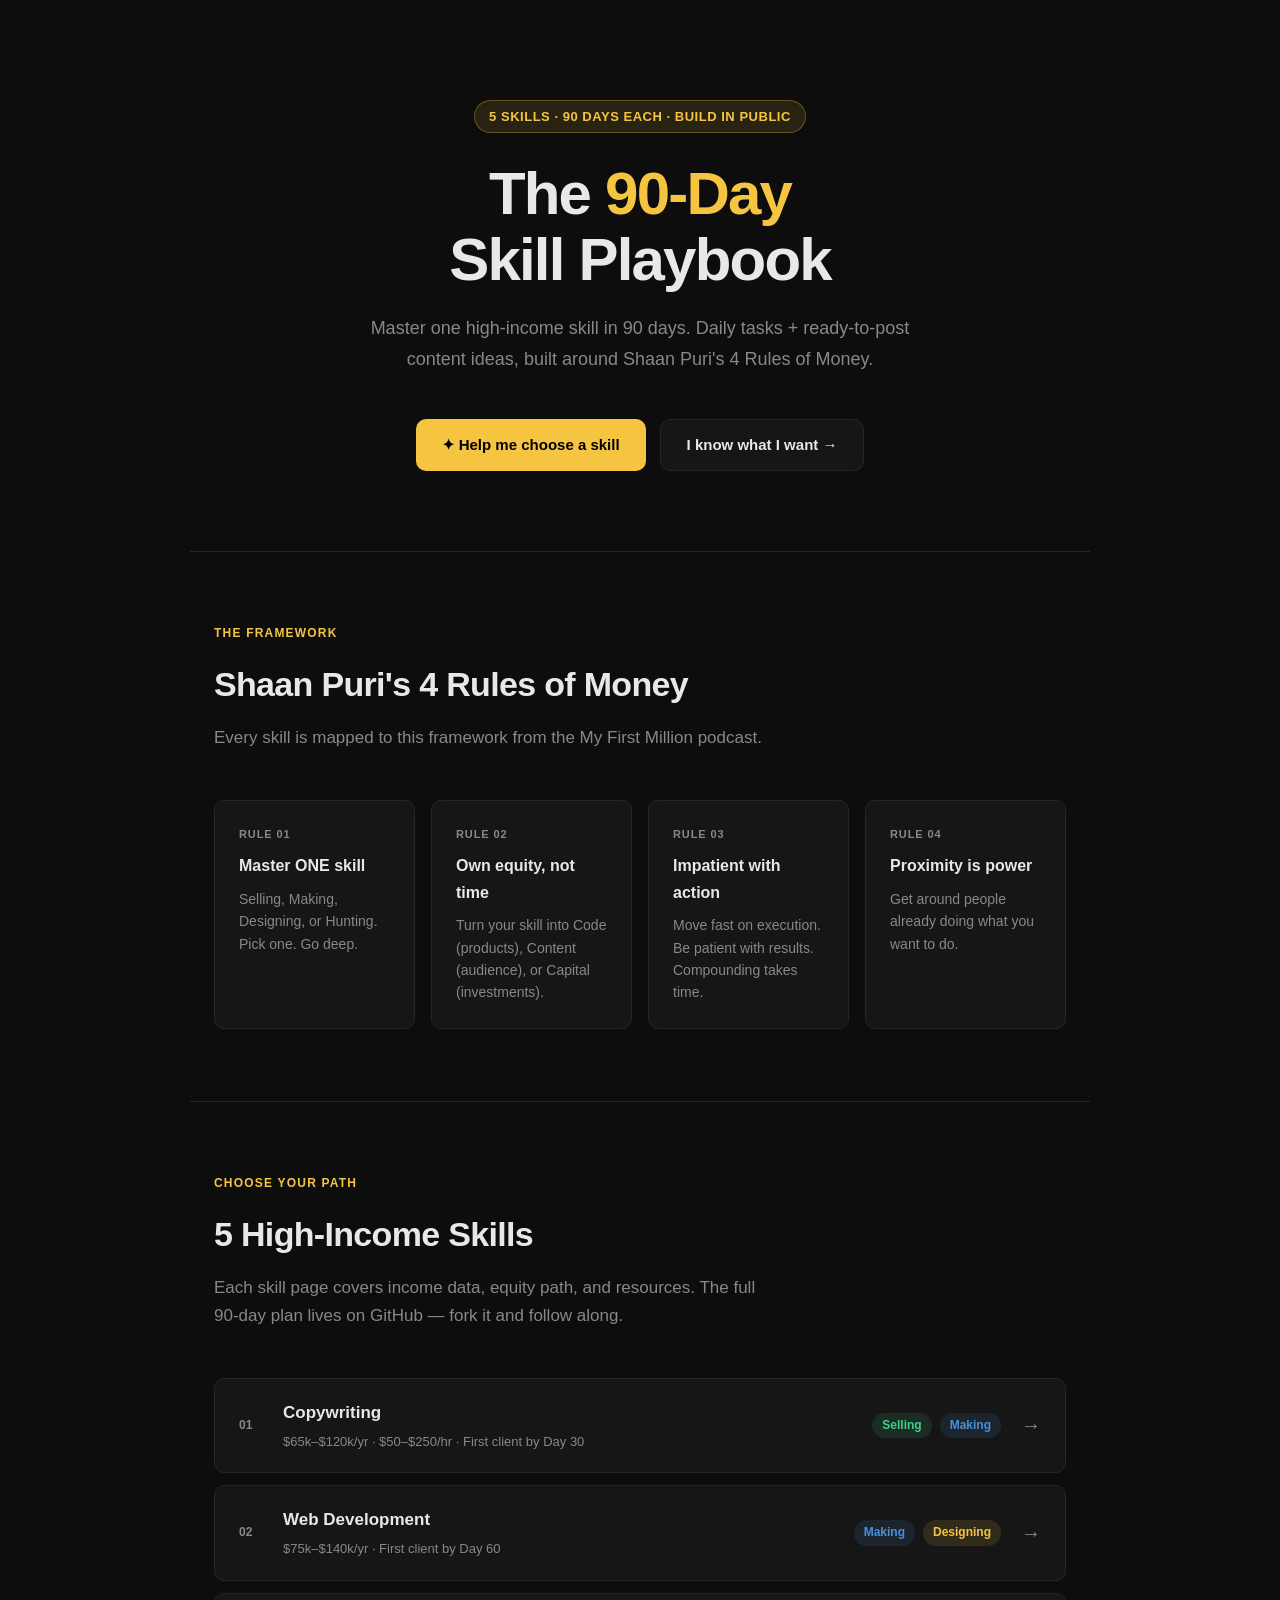
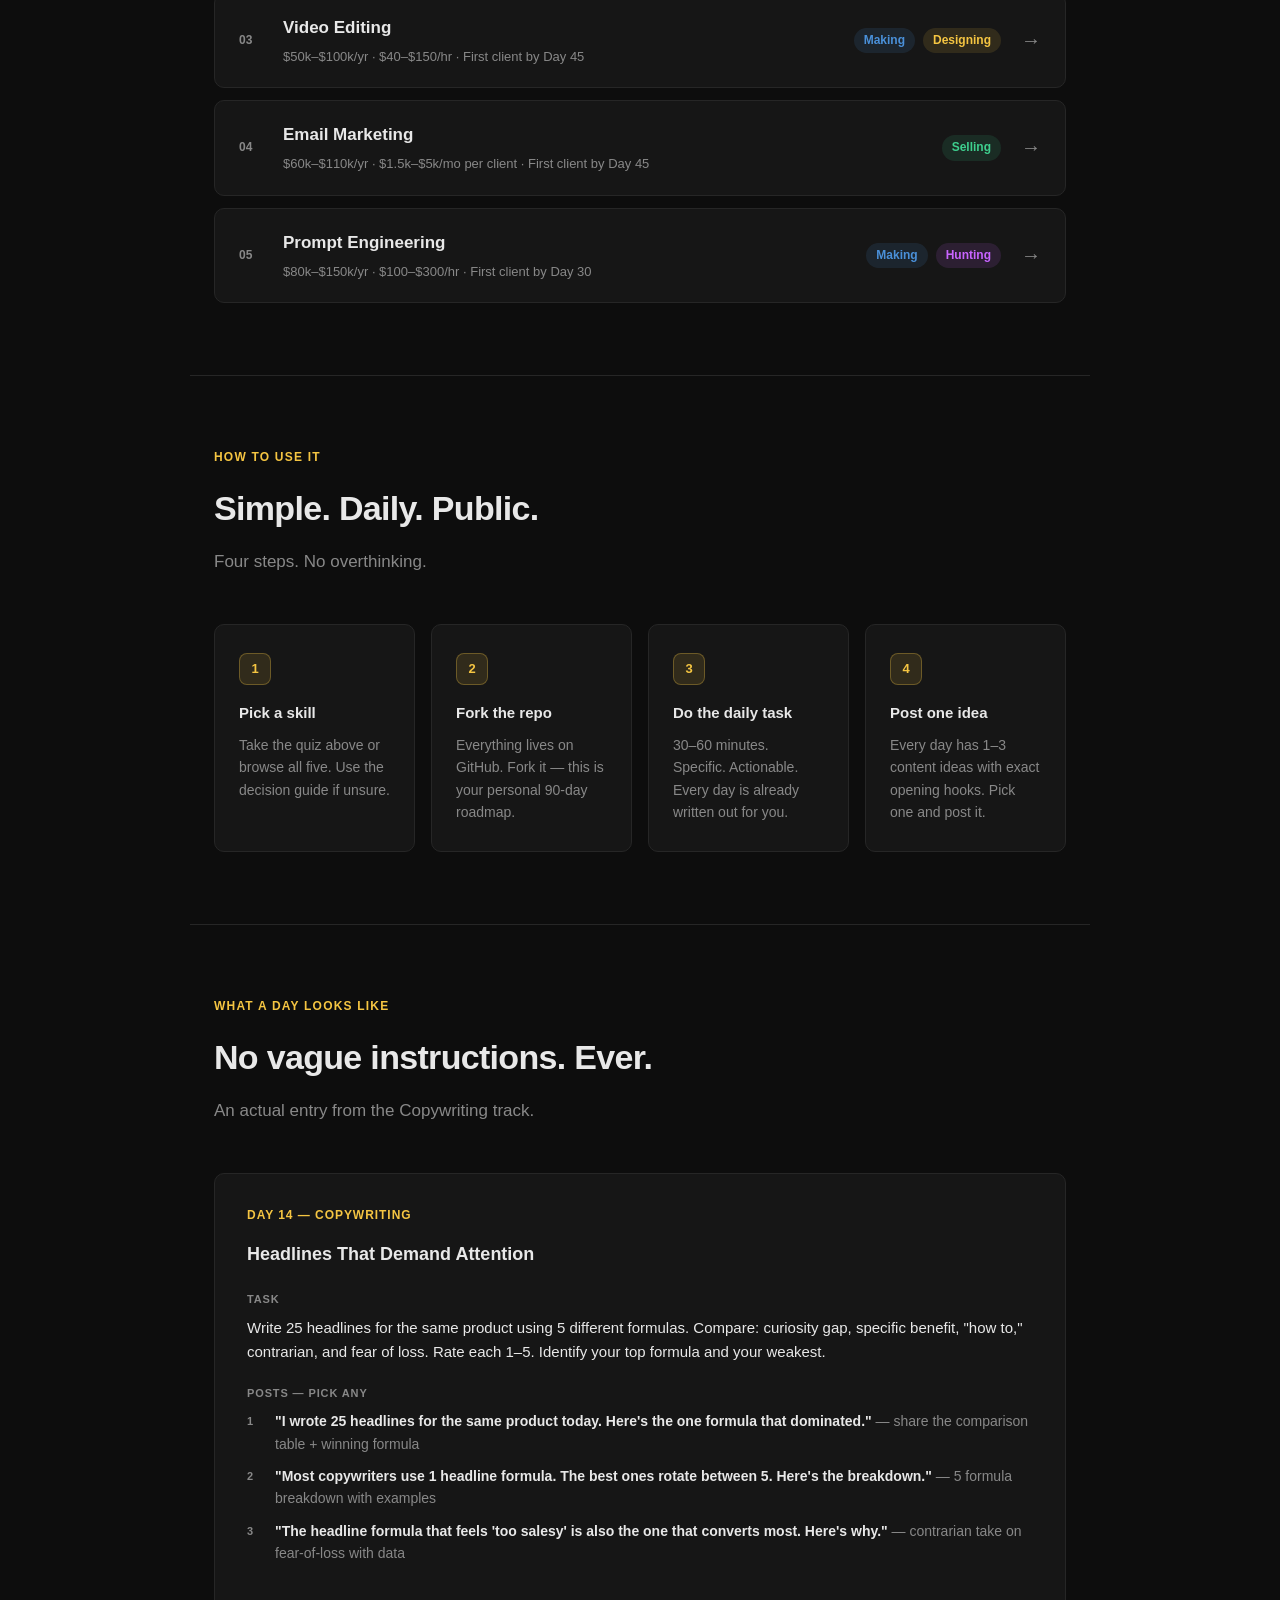
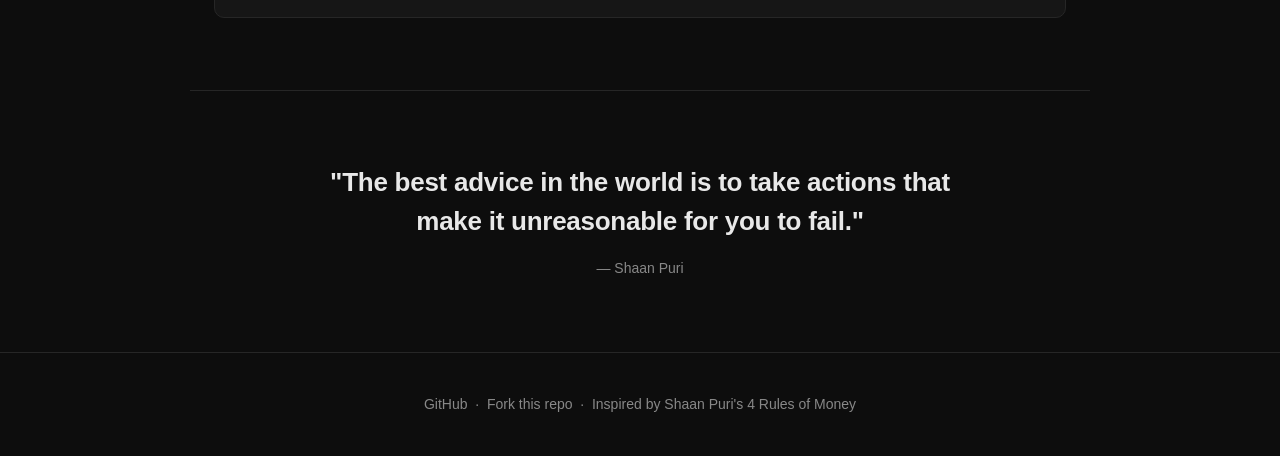
<file: docs/index.html>
<!DOCTYPE html>
<html lang="en">
<head>
  <meta charset="UTF-8" />
  <meta name="viewport" content="width=device-width, initial-scale=1.0" />
  <title>90-Day Skill Playbook</title>
  <meta name="description" content="Master one high-income skill in 90 days. 5 skill tracks mapped to Shaan Puri's 4 Rules of Money." />
  <style>
    *, *::before, *::after { box-sizing: border-box; margin: 0; padding: 0; }
    :root {
      --bg:#0d0d0d; --surface:#161616; --surface2:#1e1e1e; --border:#262626;
      --text:#e8e8e8; --muted:#888; --accent:#f5c542; --accent2:#4a90d9;
      --green:#3ecf8e; --r:10px;
    }
    body { background:var(--bg); color:var(--text); font-family:-apple-system,BlinkMacSystemFont,'Segoe UI',sans-serif; line-height:1.65; }
    a { color:var(--accent); text-decoration:none; }
    a:hover { text-decoration:underline; }

    /* hero */
    .hero { text-align:center; padding:100px 24px 80px; max-width:760px; margin:0 auto; }
    .badge { display:inline-block; background:rgba(245,197,66,.12); color:var(--accent); border:1px solid rgba(245,197,66,.3); padding:5px 14px; border-radius:100px; font-size:13px; font-weight:600; letter-spacing:.04em; text-transform:uppercase; margin-bottom:28px; }
    .hero h1 { font-size:clamp(36px,6vw,60px); font-weight:800; letter-spacing:-.03em; line-height:1.1; margin-bottom:20px; }
    .hero h1 span { color:var(--accent); }
    .hero p { font-size:18px; color:var(--muted); max-width:540px; margin:0 auto 44px; line-height:1.7; }
    .cta-row { display:flex; gap:14px; justify-content:center; flex-wrap:wrap; }
    .btn { display:inline-flex; align-items:center; gap:8px; padding:13px 26px; border-radius:var(--r); font-size:15px; font-weight:600; cursor:pointer; border:none; transition:opacity .15s,transform .1s; text-decoration:none; }
    .btn:hover { opacity:.88; transform:translateY(-1px); text-decoration:none; }
    .btn-p { background:var(--accent); color:#000; }
    .btn-s { background:var(--surface); color:var(--text); border:1px solid var(--border); }

    /* layout */
    .div { border:none; border-top:1px solid var(--border); max-width:900px; margin:0 auto; }
    .sec { max-width:900px; margin:0 auto; padding:72px 24px; }
    .lbl { font-size:12px; font-weight:700; letter-spacing:.1em; text-transform:uppercase; color:var(--accent); margin-bottom:12px; }
    .sec h2 { font-size:clamp(24px,4vw,34px); font-weight:700; letter-spacing:-.02em; margin-bottom:12px; }
    .sub { color:var(--muted); font-size:17px; margin-bottom:48px; max-width:560px; }

    /* cards */
    .grid4 { display:grid; grid-template-columns:repeat(auto-fit,minmax(200px,1fr)); gap:16px; }
    .card { background:var(--surface); border:1px solid var(--border); border-radius:var(--r); padding:24px; }
    .card-lbl { font-size:11px; font-weight:700; letter-spacing:.08em; text-transform:uppercase; color:var(--muted); margin-bottom:10px; }
    .card h3 { font-size:16px; font-weight:700; margin-bottom:8px; }
    .card p { font-size:14px; color:var(--muted); line-height:1.6; }

    /* skills list */
    .skills { display:flex; flex-direction:column; gap:12px; }
    .sk { display:flex; align-items:center; gap:20px; background:var(--surface); border:1px solid var(--border); border-radius:var(--r); padding:20px 24px; transition:border-color .15s; text-decoration:none; color:var(--text); }
    .sk:hover { border-color:var(--accent); text-decoration:none; }
    .sk-n { font-size:12px; font-weight:700; color:var(--muted); min-width:24px; }
    .sk-i { flex:1; }
    .sk-i h3 { font-size:17px; font-weight:700; margin-bottom:4px; }
    .sk-m { font-size:13px; color:var(--muted); }
    .tags { display:flex; gap:8px; flex-wrap:wrap; }
    .tag { padding:3px 10px; border-radius:100px; font-size:12px; font-weight:600; }
    .ts { background:rgba(62,207,142,.12); color:var(--green); }
    .tm { background:rgba(74,144,217,.12); color:var(--accent2); }
    .td { background:rgba(245,197,66,.12); color:var(--accent); }
    .th { background:rgba(200,100,255,.12); color:#c864ff; }
    .arr { color:var(--muted); font-size:20px; transition:transform .15s; }
    .sk:hover .arr { transform:translateX(4px); }

    /* steps */
    .steps { display:grid; grid-template-columns:repeat(auto-fit,minmax(200px,1fr)); gap:16px; }
    .step { background:var(--surface); border:1px solid var(--border); border-radius:var(--r); padding:28px 24px; }
    .step-n { width:32px; height:32px; background:rgba(245,197,66,.12); border:1px solid rgba(245,197,66,.3); border-radius:8px; display:flex; align-items:center; justify-content:center; font-size:13px; font-weight:700; color:var(--accent); margin-bottom:16px; }
    .step h3 { font-size:15px; font-weight:700; margin-bottom:8px; }
    .step p { font-size:14px; color:var(--muted); line-height:1.6; }

    /* example box */
    .box { background:var(--surface); border:1px solid var(--border); border-radius:var(--r); padding:32px; }
    .box-lbl { font-size:12px; font-weight:700; letter-spacing:.08em; text-transform:uppercase; color:var(--accent); margin-bottom:14px; }
    .box h3 { font-size:18px; font-weight:700; margin-bottom:20px; }
    .blk { margin-bottom:20px; }
    .blk-lbl { font-size:11px; font-weight:700; letter-spacing:.08em; text-transform:uppercase; color:var(--muted); margin-bottom:8px; }
    .blk p { font-size:15px; line-height:1.6; }
    .pi { display:flex; gap:12px; margin-bottom:10px; }
    .pi:last-child { margin-bottom:0; }
    .pn { font-size:11px; font-weight:700; color:var(--muted); padding-top:2px; min-width:16px; }
    .pt { font-size:14px; line-height:1.6; }
    .ph { font-weight:600; }
    .pa { color:var(--muted); }

    /* case study grid */
    .cg { display:grid; grid-template-columns:1fr 1fr; gap:32px; }
    .cg-i h4 { font-size:11px; font-weight:700; letter-spacing:.08em; text-transform:uppercase; color:var(--muted); margin-bottom:10px; }
    .cg-i p { font-size:15px; line-height:1.6; }

    /* quote */
    .q-sec { max-width:700px; margin:0 auto; padding:72px 24px; text-align:center; }
    .q-text { font-size:clamp(20px,3vw,26px); font-weight:600; line-height:1.5; letter-spacing:-.01em; margin-bottom:16px; }
    .q-attr { font-size:14px; color:var(--muted); }

    footer { border-top:1px solid var(--border); padding:40px 24px; text-align:center; color:var(--muted); font-size:14px; }
    footer a { color:var(--muted); }
    footer a:hover { color:var(--text); }

    /* ── QUIZ OVERLAY ── */
    #qo {
      position:fixed; inset:0; z-index:1000;
      background:rgba(0,0,0,.92); backdrop-filter:blur(12px);
      display:flex; align-items:center; justify-content:center; padding:24px;
      opacity:0; pointer-events:none; transition:opacity .25s;
    }
    #qo.open { opacity:1; pointer-events:all; }
    .qshell {
      background:var(--surface); border:1px solid var(--border); border-radius:16px;
      width:100%; max-width:560px; overflow:hidden;
      transform:translateY(20px); transition:transform .3s cubic-bezier(.22,1,.36,1);
    }
    #qo.open .qshell { transform:translateY(0); }
    .qhdr { padding:20px 24px 0; display:flex; align-items:center; justify-content:space-between; }
    .qbar { flex:1; height:4px; background:var(--border); border-radius:2px; margin-right:16px; overflow:hidden; }
    .qfill { height:100%; background:var(--accent); border-radius:2px; transition:width .4s cubic-bezier(.22,1,.36,1); }
    .qx { background:none; border:none; color:var(--muted); font-size:22px; cursor:pointer; padding:4px; line-height:1; transition:color .15s; }
    .qx:hover { color:var(--text); }
    .qbody { padding:32px 24px 28px; }
    .qstep { font-size:12px; font-weight:700; letter-spacing:.08em; text-transform:uppercase; color:var(--muted); margin-bottom:16px; }
    .qq { font-size:clamp(20px,4vw,26px); font-weight:700; letter-spacing:-.02em; margin-bottom:28px; line-height:1.3; }
    .qopts { display:flex; flex-direction:column; gap:10px; }
    .qopt {
      background:var(--surface2); border:1px solid var(--border); border-radius:var(--r);
      padding:16px 20px; cursor:pointer; font-size:15px; font-weight:500; color:var(--text);
      text-align:left; transition:border-color .15s,background .15s; width:100%;
    }
    .qopt:hover { border-color:var(--accent); background:rgba(245,197,66,.04); }
    .qopt.sel { border-color:var(--accent); background:rgba(245,197,66,.08); color:var(--accent); }
    .qfoot { padding:0 24px 24px; display:flex; align-items:center; gap:12px; }
    .qback { background:none; border:1px solid var(--border); color:var(--muted); padding:10px 18px; border-radius:var(--r); font-size:14px; font-weight:500; cursor:pointer; transition:border-color .15s,color .15s; }
    .qback:hover { border-color:var(--text); color:var(--text); }
    .qnext { flex:1; background:var(--accent); color:#000; padding:12px 20px; border-radius:var(--r); font-size:15px; font-weight:700; border:none; cursor:pointer; opacity:.4; pointer-events:none; transition:opacity .15s; }
    .qnext.on { opacity:1; pointer-events:all; }

    /* result */
    .qres { padding:32px 24px; text-align:center; display:none; }
    .qres.show { display:block; }
    .ri { font-size:48px; margin-bottom:16px; }
    .re { font-size:12px; font-weight:700; letter-spacing:.1em; text-transform:uppercase; color:var(--muted); margin-bottom:12px; }
    .rsk { font-size:clamp(28px,5vw,38px); font-weight:800; letter-spacing:-.03em; color:var(--accent); margin-bottom:12px; }
    .rr { font-size:16px; color:var(--muted); line-height:1.6; margin-bottom:8px; max-width:400px; margin-left:auto; margin-right:auto; }
    .rin { font-size:14px; color:var(--green); font-weight:600; margin-bottom:32px; }
    .rctas { display:flex; flex-direction:column; gap:10px; }
    .rctas a { display:block; padding:14px 20px; border-radius:var(--r); font-size:15px; font-weight:600; text-decoration:none; transition:opacity .15s; }
    .rctas a:hover { opacity:.85; text-decoration:none; }
    .rcp { background:var(--accent); color:#000; }
    .rcs { background:var(--surface2); color:var(--text); border:1px solid var(--border); }
    .rrt { background:none; border:none; color:var(--muted); font-size:13px; cursor:pointer; margin-top:16px; text-decoration:underline; }
    .rrt:hover { color:var(--text); }

    @media (max-width:600px) {
      .tags { display:none; }
      .cg { grid-template-columns:1fr; gap:20px; }
    }
  </style>
</head>
<body>

  <!-- QUIZ OVERLAY -->
  <div id="qo" role="dialog" aria-modal="true" aria-label="Skill finder quiz">
    <div class="qshell">
      <div class="qhdr">
        <div class="qbar"><div class="qfill" id="qprog" style="width:0%"></div></div>
        <button class="qx" id="qclose" aria-label="Close">✕</button>
      </div>
      <div id="qqs">
        <div class="qbody">
          <div class="qstep" id="qstep">Question 1 of 4</div>
          <div class="qq" id="qqtext"></div>
          <div class="qopts" id="qopts"></div>
        </div>
        <div class="qfoot">
          <button class="qback" id="qback" style="display:none">← Back</button>
          <button class="qnext" id="qnext">Next →</button>
        </div>
      </div>
      <div class="qres" id="qres">
        <div class="ri" id="ricon"></div>
        <div class="re">Your best match</div>
        <div class="rsk" id="rname"></div>
        <div class="rr" id="rreason"></div>
        <div class="rin" id="rincome"></div>
        <div class="rctas">
          <a href="#" id="rcta1" class="rcp">Start the 90-day plan on GitHub →</a>
          <a href="#" id="rcta2" class="rcs">View skill overview</a>
        </div>
        <button class="rrt" id="rretake">Retake the quiz</button>
      </div>
    </div>
  </div>

  <!-- HERO -->
  <section class="hero">
    <div class="badge">5 Skills · 90 Days Each · Build in Public</div>
    <h1>The <span>90-Day</span><br>Skill Playbook</h1>
    <p>Master one high-income skill in 90 days. Daily tasks + ready-to-post content ideas, built around Shaan Puri's 4 Rules of Money.</p>
    <div class="cta-row">
      <button class="btn btn-p" id="openquiz">✦ Help me choose a skill</button>
      <a class="btn btn-s" href="#skills">I know what I want →</a>
    </div>
  </section>

  <hr class="div" />

  <!-- FRAMEWORK -->
  <section class="sec">
    <div class="lbl">The Framework</div>
    <h2>Shaan Puri's 4 Rules of Money</h2>
    <p class="sub">Every skill is mapped to this framework from the My First Million podcast.</p>
    <div class="grid4">
      <div class="card"><div class="card-lbl">Rule 01</div><h3>Master ONE skill</h3><p>Selling, Making, Designing, or Hunting. Pick one. Go deep.</p></div>
      <div class="card"><div class="card-lbl">Rule 02</div><h3>Own equity, not time</h3><p>Turn your skill into Code (products), Content (audience), or Capital (investments).</p></div>
      <div class="card"><div class="card-lbl">Rule 03</div><h3>Impatient with action</h3><p>Move fast on execution. Be patient with results. Compounding takes time.</p></div>
      <div class="card"><div class="card-lbl">Rule 04</div><h3>Proximity is power</h3><p>Get around people already doing what you want to do.</p></div>
    </div>
  </section>

  <hr class="div" />

  <!-- SKILLS -->
  <section class="sec" id="skills">
    <div class="lbl">Choose Your Path</div>
    <h2>5 High-Income Skills</h2>
    <p class="sub">Each skill page covers income data, equity path, and resources. The full 90-day plan lives on GitHub — fork it and follow along.</p>
    <div class="skills">
      <a class="sk" href="skills/copywriting.html"><div class="sk-n">01</div><div class="sk-i"><h3>Copywriting</h3><div class="sk-m">$65k–$120k/yr · $50–$250/hr · First client by Day 30</div></div><div class="tags"><span class="tag ts">Selling</span><span class="tag tm">Making</span></div><div class="arr">→</div></a>
      <a class="sk" href="skills/web-development.html"><div class="sk-n">02</div><div class="sk-i"><h3>Web Development</h3><div class="sk-m">$75k–$140k/yr · First client by Day 60</div></div><div class="tags"><span class="tag tm">Making</span><span class="tag td">Designing</span></div><div class="arr">→</div></a>
      <a class="sk" href="skills/video-editing.html"><div class="sk-n">03</div><div class="sk-i"><h3>Video Editing</h3><div class="sk-m">$50k–$100k/yr · $40–$150/hr · First client by Day 45</div></div><div class="tags"><span class="tag tm">Making</span><span class="tag td">Designing</span></div><div class="arr">→</div></a>
      <a class="sk" href="skills/email-marketing.html"><div class="sk-n">04</div><div class="sk-i"><h3>Email Marketing</h3><div class="sk-m">$60k–$110k/yr · $1.5k–$5k/mo per client · First client by Day 45</div></div><div class="tags"><span class="tag ts">Selling</span></div><div class="arr">→</div></a>
      <a class="sk" href="skills/prompt-engineering.html"><div class="sk-n">05</div><div class="sk-i"><h3>Prompt Engineering</h3><div class="sk-m">$80k–$150k/yr · $100–$300/hr · First client by Day 30</div></div><div class="tags"><span class="tag tm">Making</span><span class="tag th">Hunting</span></div><div class="arr">→</div></a>
    </div>
  </section>

  <hr class="div" />

  <!-- HOW IT WORKS -->
  <section class="sec">
    <div class="lbl">How to Use It</div>
    <h2>Simple. Daily. Public.</h2>
    <p class="sub">Four steps. No overthinking.</p>
    <div class="steps">
      <div class="step"><div class="step-n">1</div><h3>Pick a skill</h3><p>Take the quiz above or browse all five. Use the decision guide if unsure.</p></div>
      <div class="step"><div class="step-n">2</div><h3>Fork the repo</h3><p>Everything lives on GitHub. Fork it — this is your personal 90-day roadmap.</p></div>
      <div class="step"><div class="step-n">3</div><h3>Do the daily task</h3><p>30–60 minutes. Specific. Actionable. Every day is already written out for you.</p></div>
      <div class="step"><div class="step-n">4</div><h3>Post one idea</h3><p>Every day has 1–3 content ideas with exact opening hooks. Pick one and post it.</p></div>
    </div>
  </section>

  <hr class="div" />

  <!-- EXAMPLE DAY -->
  <section class="sec">
    <div class="lbl">What a Day Looks Like</div>
    <h2>No vague instructions. Ever.</h2>
    <p class="sub">An actual entry from the Copywriting track.</p>
    <div class="box">
      <div class="box-lbl">Day 14 — Copywriting</div>
      <h3>Headlines That Demand Attention</h3>
      <div class="blk"><div class="blk-lbl">Task</div><p>Write 25 headlines for the same product using 5 different formulas. Compare: curiosity gap, specific benefit, "how to," contrarian, and fear of loss. Rate each 1–5. Identify your top formula and your weakest.</p></div>
      <div class="blk">
        <div class="blk-lbl">Posts — pick any</div>
        <div class="pi"><div class="pn">1</div><div class="pt"><span class="ph">"I wrote 25 headlines for the same product today. Here's the one formula that dominated."</span> <span class="pa">— share the comparison table + winning formula</span></div></div>
        <div class="pi"><div class="pn">2</div><div class="pt"><span class="ph">"Most copywriters use 1 headline formula. The best ones rotate between 5. Here's the breakdown."</span> <span class="pa">— 5 formula breakdown with examples</span></div></div>
        <div class="pi"><div class="pn">3</div><div class="pt"><span class="ph">"The headline formula that feels 'too salesy' is also the one that converts most. Here's why."</span> <span class="pa">— contrarian take on fear-of-loss with data</span></div></div>
      </div>
    </div>
  </section>

  <hr class="div" />

  <!-- QUOTE -->
  <section class="q-sec">
    <p class="q-text">"The best advice in the world is to take actions that make it unreasonable for you to fail."</p>
    <p class="q-attr">— Shaan Puri</p>
  </section>

  <footer>
    <p>
      <a href="https://github.com/siddchauhan77/90-day-skill-playbook">GitHub</a> &nbsp;·&nbsp;
      <a href="https://github.com/siddchauhan77/90-day-skill-playbook/fork">Fork this repo</a> &nbsp;·&nbsp;
      Inspired by Shaan Puri's 4 Rules of Money
    </p>
  </footer>

  <script>
    const Qs = [
      { q:"What's your #1 goal right now?", opts:[
        {e:"💼",l:"Land a job or get hired",         s:{webdev:2,prompt:1}},
        {e:"🤝",l:"Get freelance clients",           s:{copy:2,email:2,video:1}},
        {e:"🚀",l:"Build a product or startup",     s:{prompt:2,webdev:2}},
        {e:"📣",l:"Grow an audience online",        s:{copy:1,video:2,email:1}}
      ]},
      { q:"How fast do you want to make money?", opts:[
        {e:"⚡",l:"ASAP — within 30 days",          s:{copy:2,prompt:2}},
        {e:"📅",l:"90 days is totally fine",        s:{}},
        {e:"🌱",l:"Playing the long game",          s:{webdev:1,prompt:1}}
      ]},
      { q:"Which feels most like you?", opts:[
        {e:"✍️",l:"I love writing and words",       s:{copy:3,email:2}},
        {e:"🛠️",l:"I like building things",         s:{webdev:3,prompt:2}},
        {e:"🎨",l:"I'm visual and creative",        s:{video:3,copy:1}},
        {e:"🤖",l:"I want to work with AI",         s:{prompt:3}}
      ]},
      { q:"How much time can you commit each day?", opts:[
        {e:"⏱️",l:"~30 minutes",                   s:{copy:1,email:1,prompt:1}},
        {e:"🕐",l:"About 1 hour",                  s:{}},
        {e:"🔥",l:"2+ hours — I'm all in",         s:{webdev:1,video:1}}
      ]}
    ];
    const SK = {
      copy:  {name:"Copywriting",        slug:"copywriting",        icon:"✍️", income:"$65k–$120k/yr · $50–$250/hr",   reason:"Your answers point to high-value writing. Copywriting has the fastest path to paid work and builds an audience naturally."},
      webdev:{name:"Web Development",    slug:"web-development",    icon:"🛠️", income:"$75k–$140k/yr",                 reason:"You're builder-minded and playing a longer game — web dev has the highest ceiling on this list."},
      video: {name:"Video Editing",      slug:"video-editing",      icon:"🎬", income:"$50k–$100k/yr · $40–$150/hr",   reason:"Visual creativity + a growing creator economy = instant demand. Every creator needs a good editor."},
      email: {name:"Email Marketing",    slug:"email-marketing",    icon:"📧", income:"$1.5k–$5k/mo per client",       reason:"You want clients fast, and email has the highest ROI of any marketing channel. Businesses will pay to keep you."},
      prompt:{name:"Prompt Engineering", slug:"prompt-engineering", icon:"🤖", income:"$80k–$150k/yr · $100–$300/hr",  reason:"Your answers signal speed and AI curiosity. The window is open right now — and you're in it."}
    };
    const GH = "https://github.com/siddchauhan77/90-day-skill-playbook/tree/main/skills/";
    const GH_SLUGS = {copy:"01-copywriting",webdev:"02-web-development",video:"03-video-editing",email:"04-email-marketing",prompt:"05-prompt-engineering"};

    let step=0, ans=[null,null,null,null];
    const ov=document.getElementById('qo'), prog=document.getElementById('qprog'),
          stepLbl=document.getElementById('qstep'), qText=document.getElementById('qqtext'),
          optsEl=document.getElementById('qopts'), backBtn=document.getElementById('qback'),
          nextBtn=document.getElementById('qnext'), qqs=document.getElementById('qqs'),
          qres=document.getElementById('qres');

    function render(){
      const q=Qs[step];
      stepLbl.textContent=`Question ${step+1} of ${Qs.length}`;
      qText.textContent=q.q;
      prog.style.width=`${(step/Qs.length)*100}%`;
      backBtn.style.display=step>0?'':'none';
      nextBtn.textContent=step===Qs.length-1?'See my result →':'Next →';
      optsEl.textContent='';
      q.opts.forEach((o,i)=>{
        const btn=document.createElement('button');
        btn.className='qopt'+(ans[step]===i?' sel':'');
        btn.setAttribute('type','button');
        const em=document.createElement('span'); em.textContent=o.e+' '; em.style.marginRight='8px';
        const txt=document.createTextNode(o.l);
        btn.appendChild(em); btn.appendChild(txt);
        btn.addEventListener('click',()=>pick(i));
        optsEl.appendChild(btn);
      });
      nextBtn.classList.toggle('on',ans[step]!==null);
    }

    function pick(i){
      ans[step]=i;
      optsEl.querySelectorAll('.qopt').forEach((b,j)=>b.classList.toggle('sel',j===i));
      nextBtn.classList.add('on');
    }

    function result(){
      const tot={copy:0,webdev:0,video:0,email:0,prompt:0};
      Qs.forEach((q,si)=>{ if(ans[si]!==null){ Object.entries(q.opts[ans[si]].s).forEach(([k,v])=>tot[k]+=v); } });
      return Object.entries(tot).sort((a,b)=>b[1]-a[1])[0][0];
    }

    function showResult(){
      const k=result(), sk=SK[k];
      prog.style.width='100%';
      qqs.style.display='none';
      qres.classList.add('show');
      document.getElementById('ricon').textContent=sk.icon;
      document.getElementById('rname').textContent=sk.name;
      document.getElementById('rreason').textContent=sk.reason;
      document.getElementById('rincome').textContent=sk.income;
      document.getElementById('rcta1').href=GH+GH_SLUGS[k];
      document.getElementById('rcta2').href='skills/'+sk.slug+'.html';
    }

    nextBtn.addEventListener('click',()=>{ if(ans[step]===null)return; step<Qs.length-1?(step++,render()):showResult(); });
    backBtn.addEventListener('click',()=>{ if(step>0){step--;render();} });
    document.getElementById('rretake').addEventListener('click',()=>{ step=0;ans=[null,null,null,null];qqs.style.display='';qres.classList.remove('show');render(); });

    function open(){step=0;ans=[null,null,null,null];qqs.style.display='';qres.classList.remove('show');ov.classList.add('open');document.body.style.overflow='hidden';render();}
    function close(){ov.classList.remove('open');document.body.style.overflow='';setTimeout(()=>{qqs.style.display='';qres.classList.remove('show');},300);}

    document.getElementById('openquiz').addEventListener('click',open);
    document.getElementById('qclose').addEventListener('click',close);
    ov.addEventListener('click',e=>{if(e.target===ov)close();});
    document.addEventListener('keydown',e=>{if(e.key==='Escape')close();});
  </script>
</body>
</html>
</file>
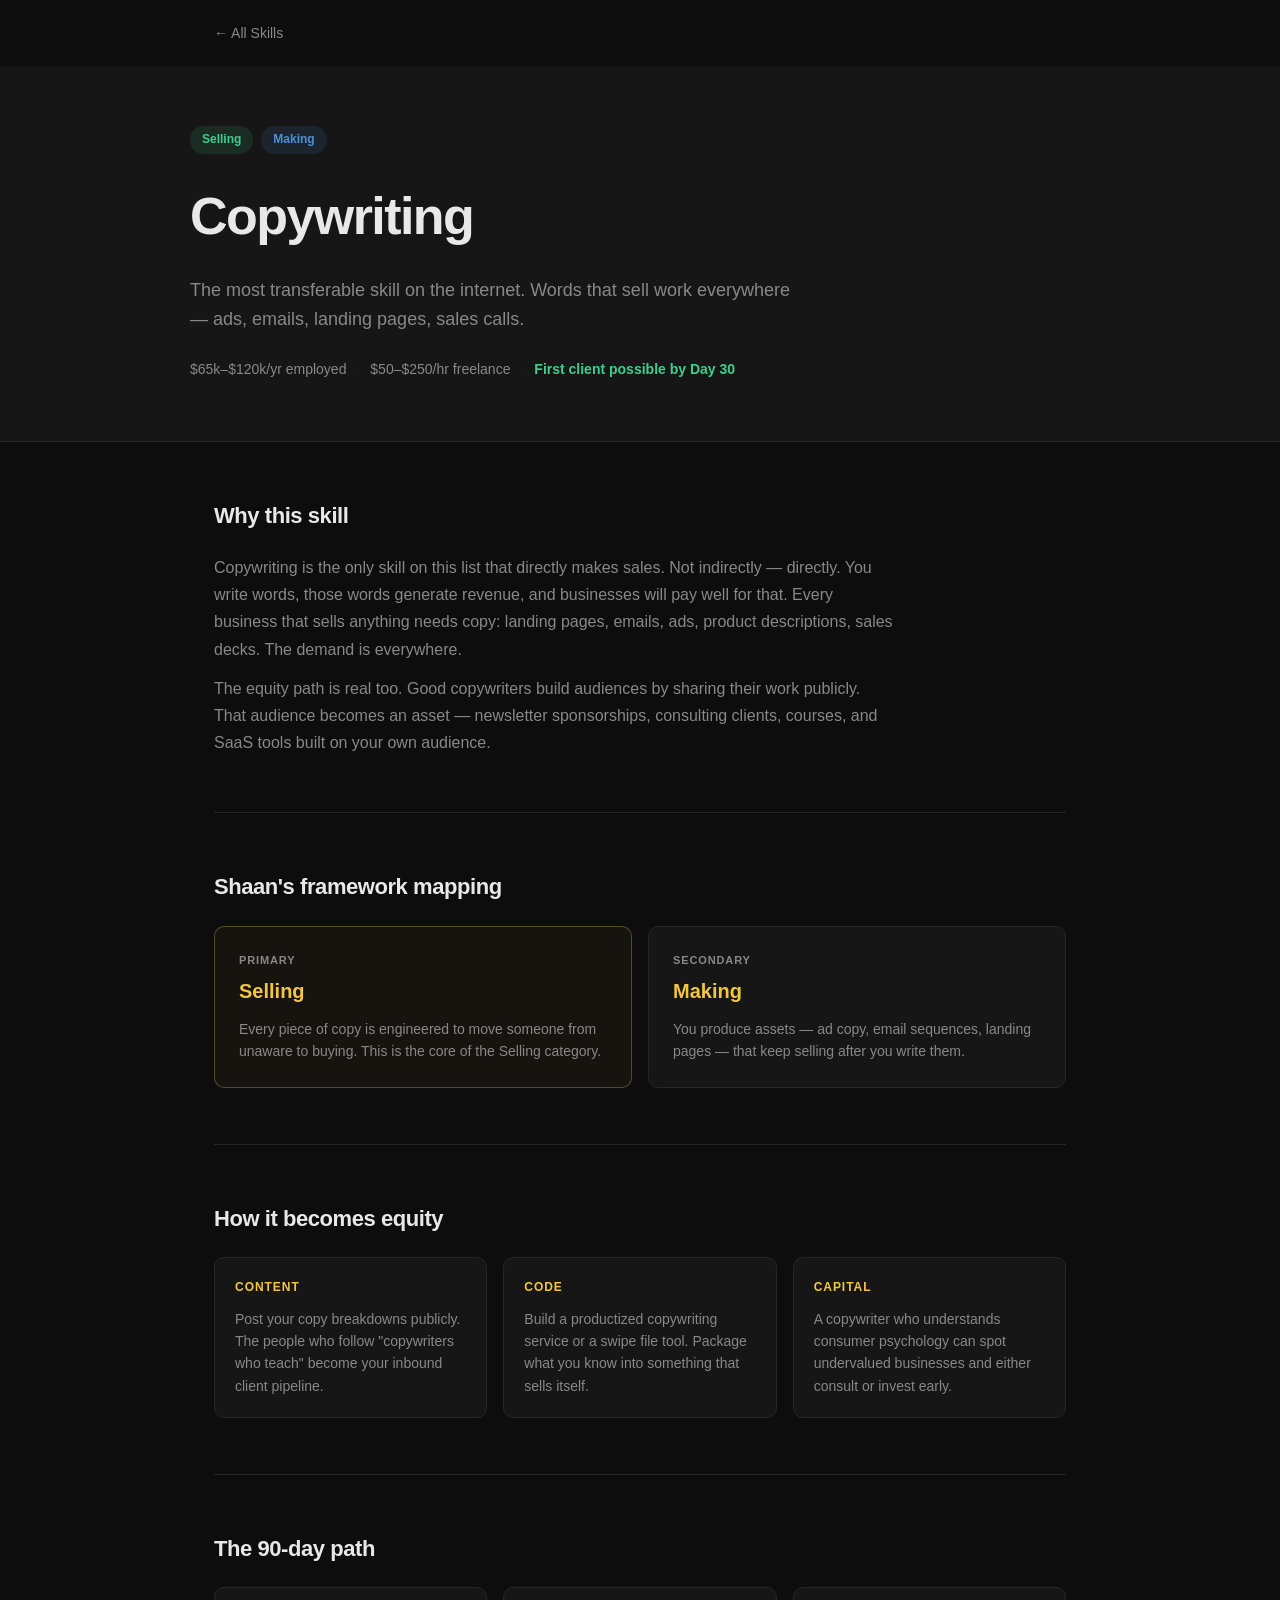
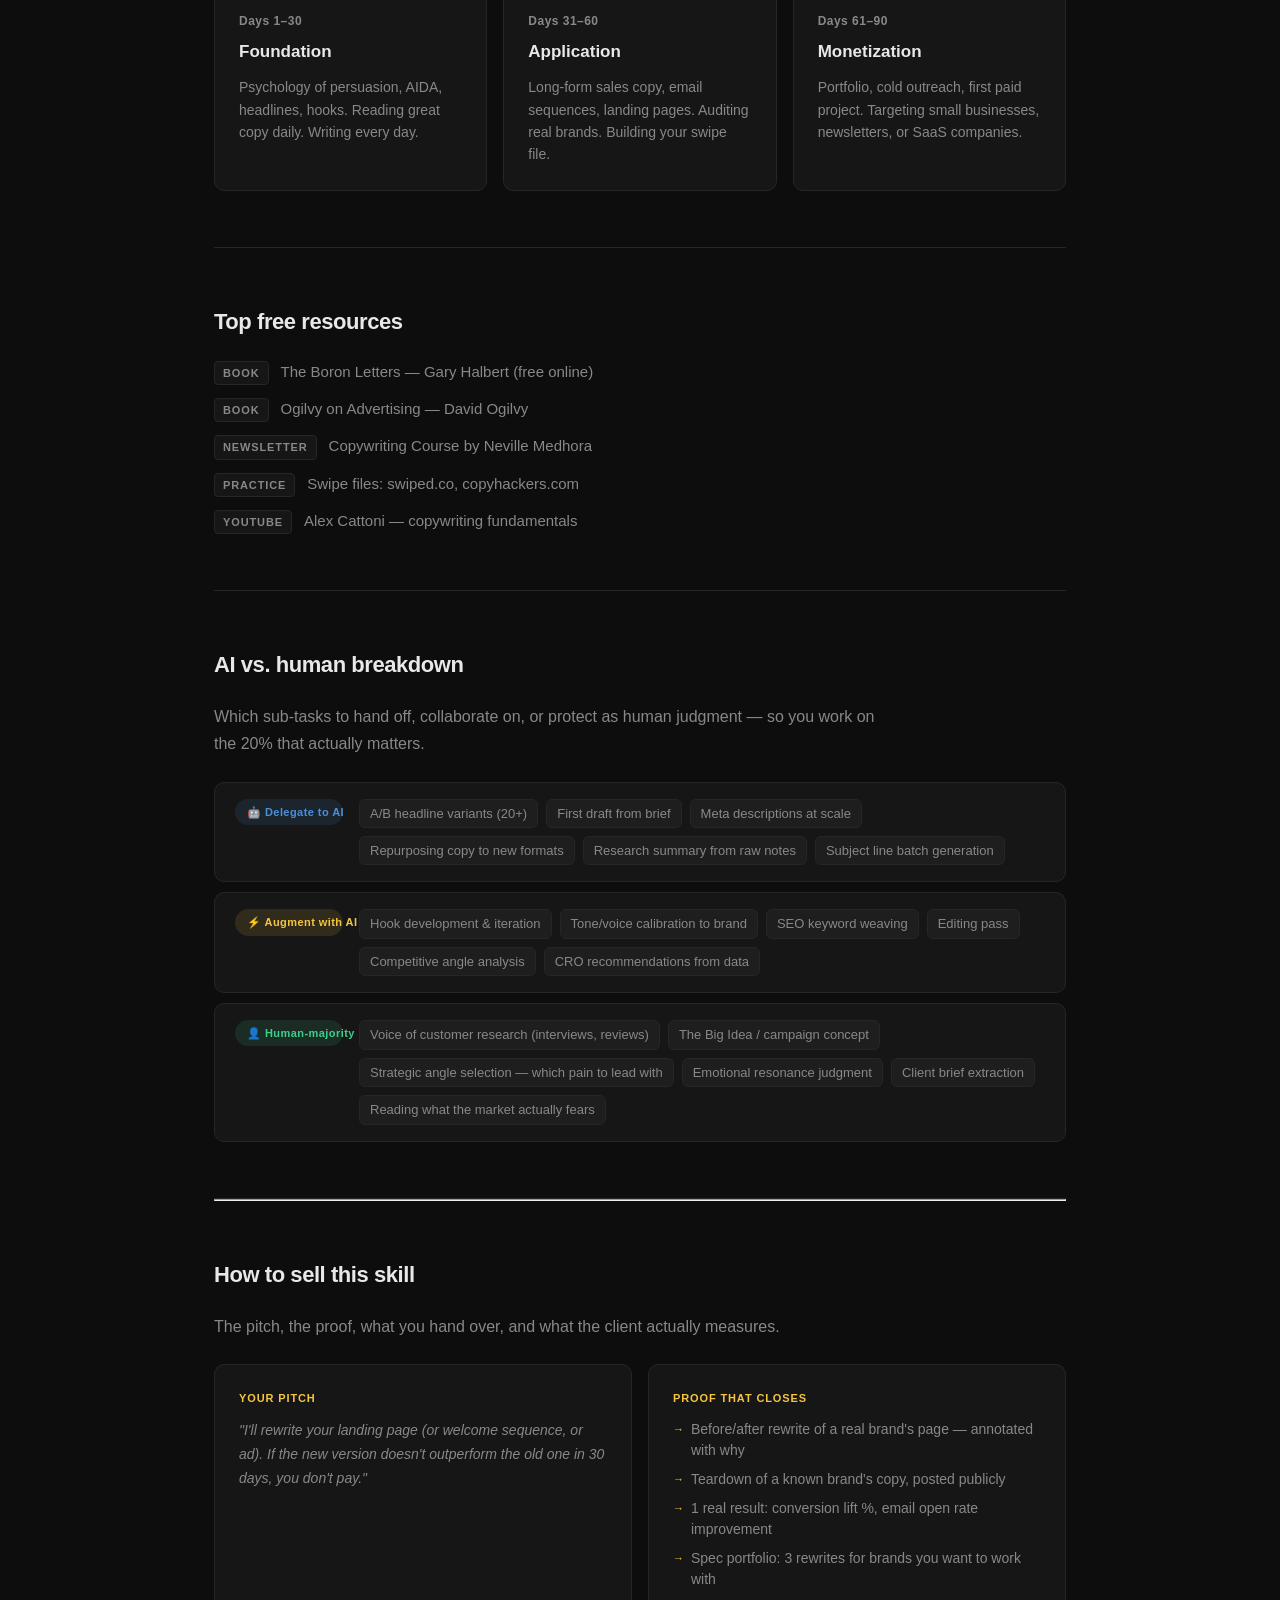
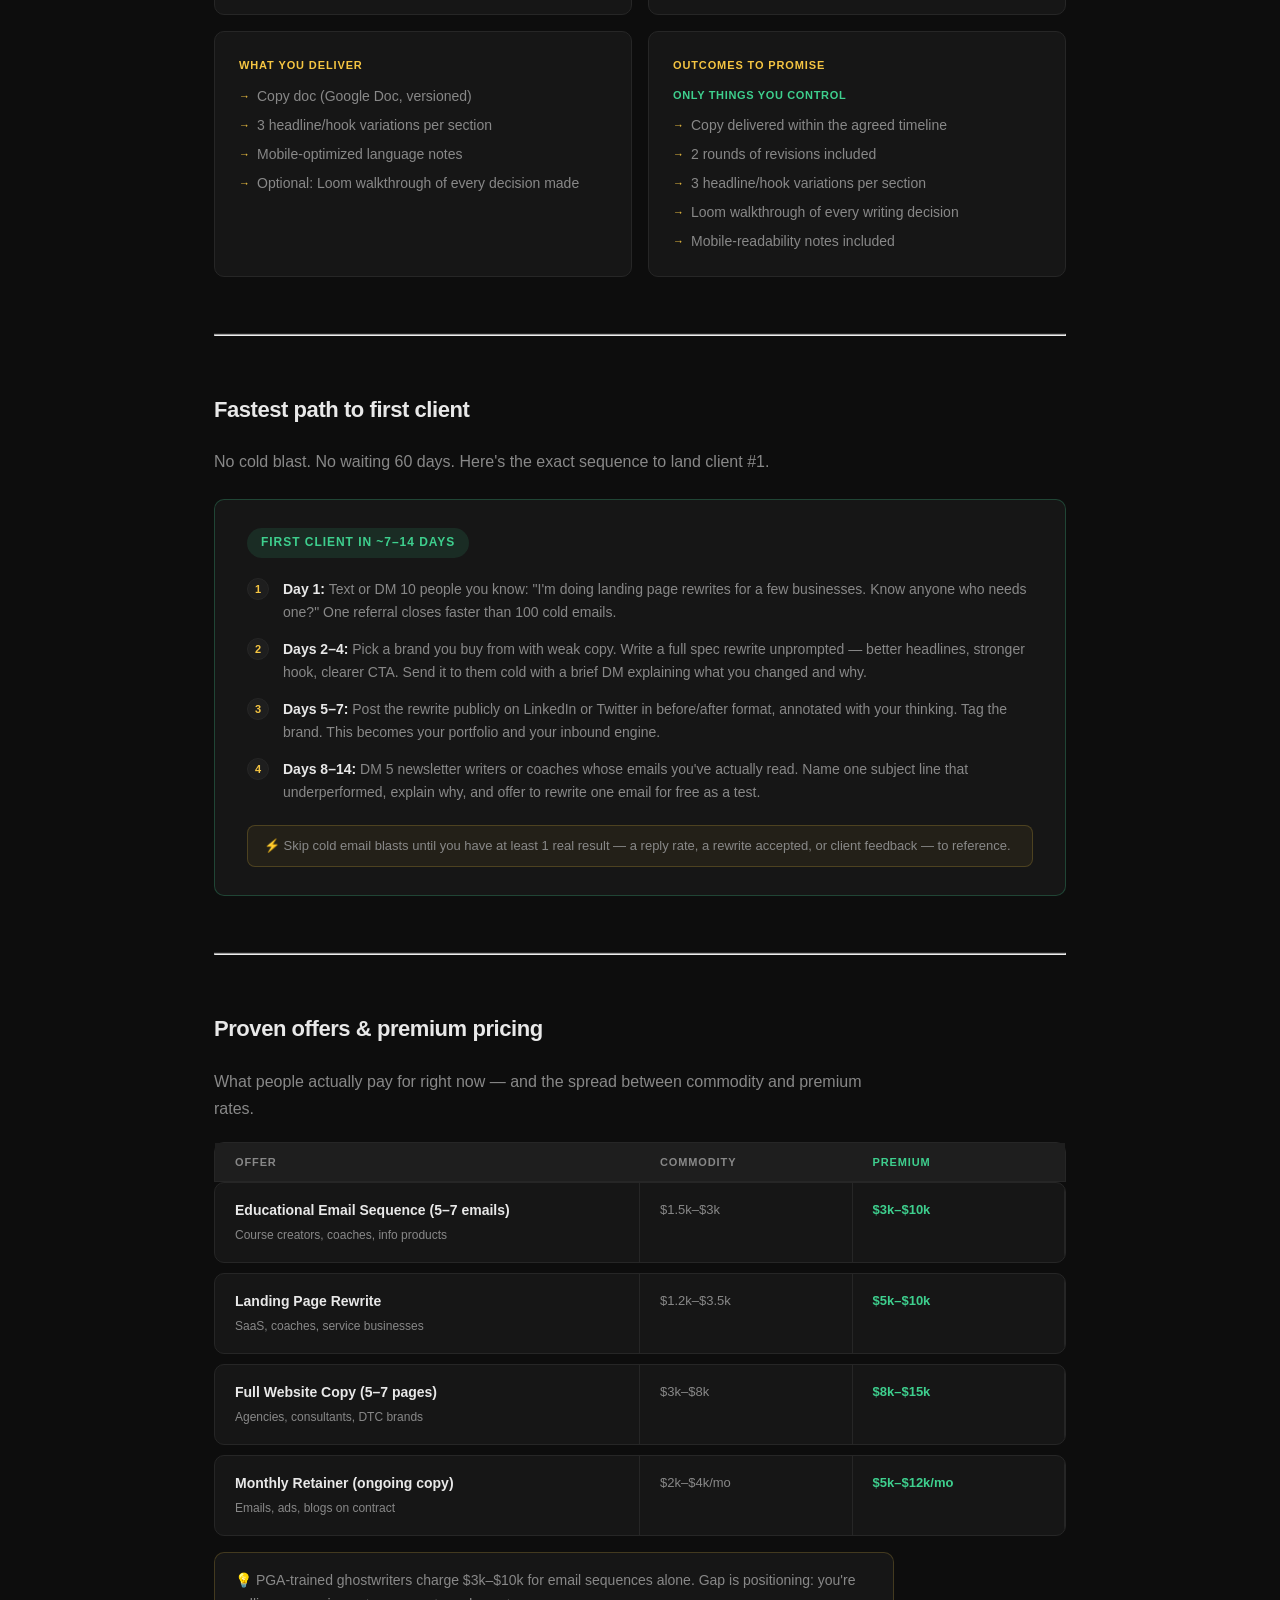
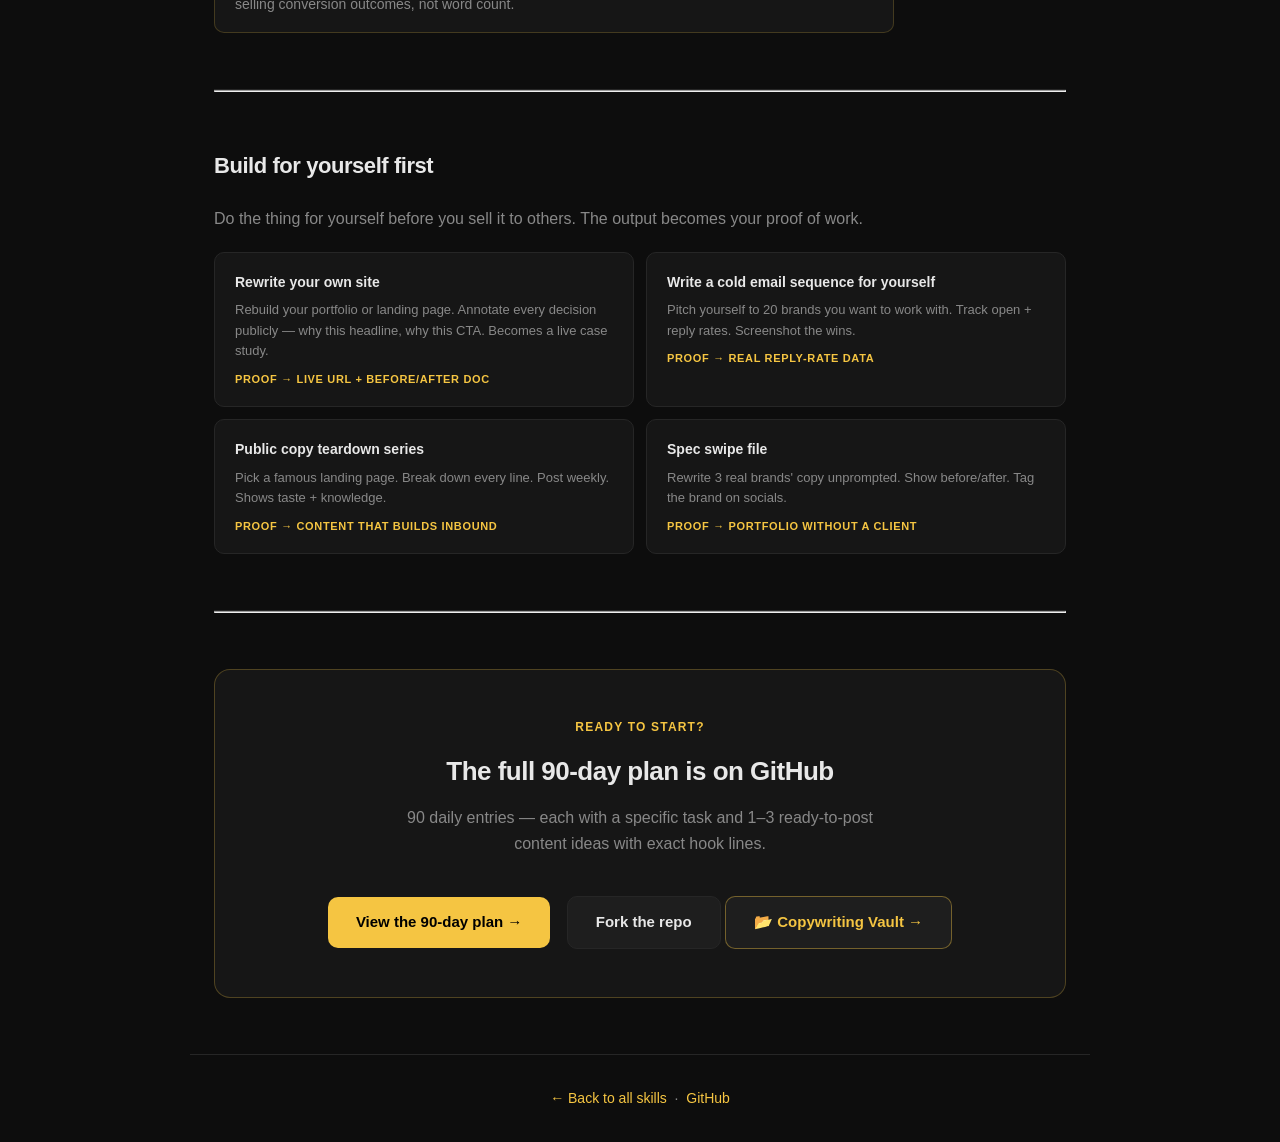
<file: docs/skills/copywriting.html>
<!DOCTYPE html>
<html lang="en">
<head>
  <meta charset="UTF-8" /><meta name="viewport" content="width=device-width, initial-scale=1.0" />
  <title>Copywriting — 90-Day Skill Playbook</title>
  <link rel="stylesheet" href="skill.css" />
</head>
<body>
  <nav><a href="../index.html">← All Skills</a></nav>
  <header>
    <div class="header-inner">
      <div class="tags"><span class="tag ts">Selling</span><span class="tag tm">Making</span></div>
      <h1>Copywriting</h1>
      <p class="tagline">The most transferable skill on the internet. Words that sell work everywhere — ads, emails, landing pages, sales calls.</p>
      <div class="income-row">
        <span class="income">$65k–$120k/yr employed</span>
        <span class="dot">·</span>
        <span class="income">$50–$250/hr freelance</span>
        <span class="dot">·</span>
        <span class="income highlight">First client possible by Day 30</span>
      </div>
    </div>
  </header>

  <main>
    <section class="sec">
      <h2>Why this skill</h2>
      <p>Copywriting is the only skill on this list that directly makes sales. Not indirectly — directly. You write words, those words generate revenue, and businesses will pay well for that. Every business that sells anything needs copy: landing pages, emails, ads, product descriptions, sales decks. The demand is everywhere.</p>
      <p style="margin-top:12px">The equity path is real too. Good copywriters build audiences by sharing their work publicly. That audience becomes an asset — newsletter sponsorships, consulting clients, courses, and SaaS tools built on your own audience.</p>
    </section>

    <section class="sec">
      <h2>Shaan's framework mapping</h2>
      <div class="map-grid">
        <div class="map-card primary"><div class="map-lbl">Primary</div><div class="map-cat">Selling</div><p>Every piece of copy is engineered to move someone from unaware to buying. This is the core of the Selling category.</p></div>
        <div class="map-card"><div class="map-lbl">Secondary</div><div class="map-cat">Making</div><p>You produce assets — ad copy, email sequences, landing pages — that keep selling after you write them.</p></div>
      </div>
    </section>

    <section class="sec">
      <h2>How it becomes equity</h2>
      <div class="equity-grid">
        <div class="eq"><div class="eq-lbl">Content</div><p>Post your copy breakdowns publicly. The people who follow "copywriters who teach" become your inbound client pipeline.</p></div>
        <div class="eq"><div class="eq-lbl">Code</div><p>Build a productized copywriting service or a swipe file tool. Package what you know into something that sells itself.</p></div>
        <div class="eq"><div class="eq-lbl">Capital</div><p>A copywriter who understands consumer psychology can spot undervalued businesses and either consult or invest early.</p></div>
      </div>
    </section>

    <section class="sec">
      <h2>The 90-day path</h2>
      <div class="phases">
        <div class="phase"><div class="phase-n">Days 1–30</div><div class="phase-name">Foundation</div><p>Psychology of persuasion, AIDA, headlines, hooks. Reading great copy daily. Writing every day.</p></div>
        <div class="phase"><div class="phase-n">Days 31–60</div><div class="phase-name">Application</div><p>Long-form sales copy, email sequences, landing pages. Auditing real brands. Building your swipe file.</p></div>
        <div class="phase"><div class="phase-n">Days 61–90</div><div class="phase-name">Monetization</div><p>Portfolio, cold outreach, first paid project. Targeting small businesses, newsletters, or SaaS companies.</p></div>
      </div>
    </section>

    <section class="sec">
      <h2>Top free resources</h2>
      <ul class="resources">
        <li><span class="res-lbl">Book</span> The Boron Letters — Gary Halbert (free online)</li>
        <li><span class="res-lbl">Book</span> Ogilvy on Advertising — David Ogilvy</li>
        <li><span class="res-lbl">Newsletter</span> Copywriting Course by Neville Medhora</li>
        <li><span class="res-lbl">Practice</span> Swipe files: swiped.co, copyhackers.com</li>
        <li><span class="res-lbl">YouTube</span> Alex Cattoni — copywriting fundamentals</li>
      </ul>
    </section>

    <section class="sec">
      <h2>AI vs. human breakdown</h2>
      <p class="sec" style="padding:0 0 24px;border:none;font-size:16px;color:var(--muted);line-height:1.7;max-width:680px">Which sub-tasks to hand off, collaborate on, or protect as human judgment — so you work on the 20% that actually matters.</p>
      <div class="ai-table">
        <div class="ai-row">
          <div class="ai-mode del">🤖 Delegate to AI</div>
          <div class="ai-tasks"><span class="ai-task">A/B headline variants (20+)</span><span class="ai-task">First draft from brief</span><span class="ai-task">Meta descriptions at scale</span><span class="ai-task">Repurposing copy to new formats</span><span class="ai-task">Research summary from raw notes</span><span class="ai-task">Subject line batch generation</span></div>
        </div>
        <div class="ai-row">
          <div class="ai-mode aug">⚡ Augment with AI</div>
          <div class="ai-tasks"><span class="ai-task">Hook development & iteration</span><span class="ai-task">Tone/voice calibration to brand</span><span class="ai-task">SEO keyword weaving</span><span class="ai-task">Editing pass</span><span class="ai-task">Competitive angle analysis</span><span class="ai-task">CRO recommendations from data</span></div>
        </div>
        <div class="ai-row">
          <div class="ai-mode hum">👤 Human-majority</div>
          <div class="ai-tasks"><span class="ai-task">Voice of customer research (interviews, reviews)</span><span class="ai-task">The Big Idea / campaign concept</span><span class="ai-task">Strategic angle selection — which pain to lead with</span><span class="ai-task">Emotional resonance judgment</span><span class="ai-task">Client brief extraction</span><span class="ai-task">Reading what the market actually fears</span></div>
        </div>
      </div>
    </section>

    <hr class="div" />

    <section class="sec">
      <h2>How to sell this skill</h2>
      <p class="sec" style="padding:0 0 24px;border:none;font-size:16px;color:var(--muted);line-height:1.7;max-width:680px">The pitch, the proof, what you hand over, and what the client actually measures.</p>
      <div class="sell-grid">
        <div class="sell-card">
          <div class="sell-lbl">Your pitch</div>
          <p>"I'll rewrite your landing page (or welcome sequence, or ad). If the new version doesn't outperform the old one in 30 days, you don't pay."</p>
        </div>
        <div class="sell-card">
          <div class="sell-lbl">Proof that closes</div>
          <ul><li>Before/after rewrite of a real brand's page — annotated with why</li><li>Teardown of a known brand's copy, posted publicly</li><li>1 real result: conversion lift %, email open rate improvement</li><li>Spec portfolio: 3 rewrites for brands you want to work with</li></ul>
        </div>
        <div class="sell-card">
          <div class="sell-lbl">What you deliver</div>
          <ul><li>Copy doc (Google Doc, versioned)</li><li>3 headline/hook variations per section</li><li>Mobile-optimized language notes</li><li>Optional: Loom walkthrough of every decision made</li></ul>
        </div>
        <div class="sell-card">
          <div class="sell-lbl">Outcomes to promise</div>
          <span class="outcomes-note">Only things you control</span>
          <ul><li>Copy delivered within the agreed timeline</li><li>2 rounds of revisions included</li><li>3 headline/hook variations per section</li><li>Loom walkthrough of every writing decision</li><li>Mobile-readability notes included</li></ul>
        </div>
      </div>
    </section>

    
    <hr class="div" />

    <section class="sec">
      <h2>Fastest path to first client</h2>
      <p class="sec" style="padding:0 0 24px;border:none;font-size:16px;color:var(--muted);line-height:1.7;max-width:680px">No cold blast. No waiting 60 days. Here's the exact sequence to land client #1.</p>
      <div class="fast-client">
        <div class="fc-badge">First client in ~7–14 days</div>
        <ol class="fc-steps">
          <li><strong>Day 1:</strong> Text or DM 10 people you know: "I'm doing landing page rewrites for a few businesses. Know anyone who needs one?" One referral closes faster than 100 cold emails.</li>
          <li><strong>Days 2–4:</strong> Pick a brand you buy from with weak copy. Write a full spec rewrite unprompted — better headlines, stronger hook, clearer CTA. Send it to them cold with a brief DM explaining what you changed and why.</li>
          <li><strong>Days 5–7:</strong> Post the rewrite publicly on LinkedIn or Twitter in before/after format, annotated with your thinking. Tag the brand. This becomes your portfolio and your inbound engine.</li>
          <li><strong>Days 8–14:</strong> DM 5 newsletter writers or coaches whose emails you've actually read. Name one subject line that underperformed, explain why, and offer to rewrite one email for free as a test.</li>
        </ol>
        <div class="fc-skip">⚡ Skip cold email blasts until you have at least 1 real result — a reply rate, a rewrite accepted, or client feedback — to reference.</div>
      </div>
    </section>

    <hr class="div" />

    <section class="sec">
      <h2>Proven offers &amp; premium pricing</h2>
      <p class="sec" style="padding:0 0 20px;border:none;font-size:16px;color:var(--muted);line-height:1.7;max-width:680px">What people actually pay for right now — and the spread between commodity and premium rates.</p>
      <div class="offer-hdr-row">
        <div class="offer-hdr">Offer</div>
        <div class="offer-hdr">Commodity</div>
        <div class="offer-hdr" style="color:var(--green)">Premium</div>
      </div>
      <div class="offers-grid">
        <div class="offer-row">
          <div class="offer-name">Educational Email Sequence (5–7 emails)<span>Course creators, coaches, info products</span></div>
          <div class="offer-price">$1.5k–$3k</div>
          <div class="offer-price prem">$3k–$10k</div>
        </div>        <div class="offer-row">
          <div class="offer-name">Landing Page Rewrite<span>SaaS, coaches, service businesses</span></div>
          <div class="offer-price">$1.2k–$3.5k</div>
          <div class="offer-price prem">$5k–$10k</div>
        </div>        <div class="offer-row">
          <div class="offer-name">Full Website Copy (5–7 pages)<span>Agencies, consultants, DTC brands</span></div>
          <div class="offer-price">$3k–$8k</div>
          <div class="offer-price prem">$8k–$15k</div>
        </div>        <div class="offer-row">
          <div class="offer-name">Monthly Retainer (ongoing copy)<span>Emails, ads, blogs on contract</span></div>
          <div class="offer-price">$2k–$4k/mo</div>
          <div class="offer-price prem">$5k–$12k/mo</div>
        </div>      </div>
      <p style="font-size:14px;color:var(--muted);line-height:1.7;margin-top:16px;padding:16px 20px;background:var(--surface);border:1px solid rgba(245,197,66,.2);border-radius:var(--r)">💡 PGA-trained ghostwriters charge $3k–$10k for email sequences alone. Gap is positioning: you're selling conversion outcomes, not word count.</p>
    </section>

    <hr class="div" />

    <section class="sec">
      <h2>Build for yourself first</h2>
      <p class="sec" style="padding:0 0 20px;border:none;font-size:16px;color:var(--muted);line-height:1.7;max-width:680px">Do the thing for yourself before you sell it to others. The output becomes your proof of work.</p>
      <div class="byf-grid">
        <div class="byf-item">
          <h4>Rewrite your own site</h4>
          <p>Rebuild your portfolio or landing page. Annotate every decision publicly — why this headline, why this CTA. Becomes a live case study.</p>
          <div class="byf-proof">Proof → Live URL + before/after doc</div>
        </div>        <div class="byf-item">
          <h4>Write a cold email sequence for yourself</h4>
          <p>Pitch yourself to 20 brands you want to work with. Track open + reply rates. Screenshot the wins.</p>
          <div class="byf-proof">Proof → Real reply-rate data</div>
        </div>        <div class="byf-item">
          <h4>Public copy teardown series</h4>
          <p>Pick a famous landing page. Break down every line. Post weekly. Shows taste + knowledge.</p>
          <div class="byf-proof">Proof → Content that builds inbound</div>
        </div>        <div class="byf-item">
          <h4>Spec swipe file</h4>
          <p>Rewrite 3 real brands' copy unprompted. Show before/after. Tag the brand on socials.</p>
          <div class="byf-proof">Proof → Portfolio without a client</div>
        </div>      </div>
    </section>

    <hr class="div" />

    <div class="gh-cta">
      <div class="gh-inner">
        <p class="gh-label">Ready to start?</p>
        <h3>The full 90-day plan is on GitHub</h3>
        <p class="gh-sub">90 daily entries — each with a specific task and 1–3 ready-to-post content ideas with exact hook lines.</p>
        <a class="btn-gh" href="https://github.com/siddchauhan77/90-day-skill-playbook/tree/main/skills/01-copywriting" target="_blank">View the 90-day plan →</a>
        <a class="btn-fork" href="https://github.com/siddchauhan77/90-day-skill-playbook/fork" target="_blank">Fork the repo</a>
        <a class="btn-fork" href="https://copywriting-vault.vercel.app/" target="_blank" style="margin-top:8px;border-color:rgba(245,197,66,.4);color:var(--accent)">📂 Copywriting Vault →</a>
      </div>
    </div>
  </main>

  <footer><p><a href="../index.html">← Back to all skills</a> &nbsp;·&nbsp; <a href="https://github.com/siddchauhan77/90-day-skill-playbook">GitHub</a></p></footer>
</body>
</html>
</file>
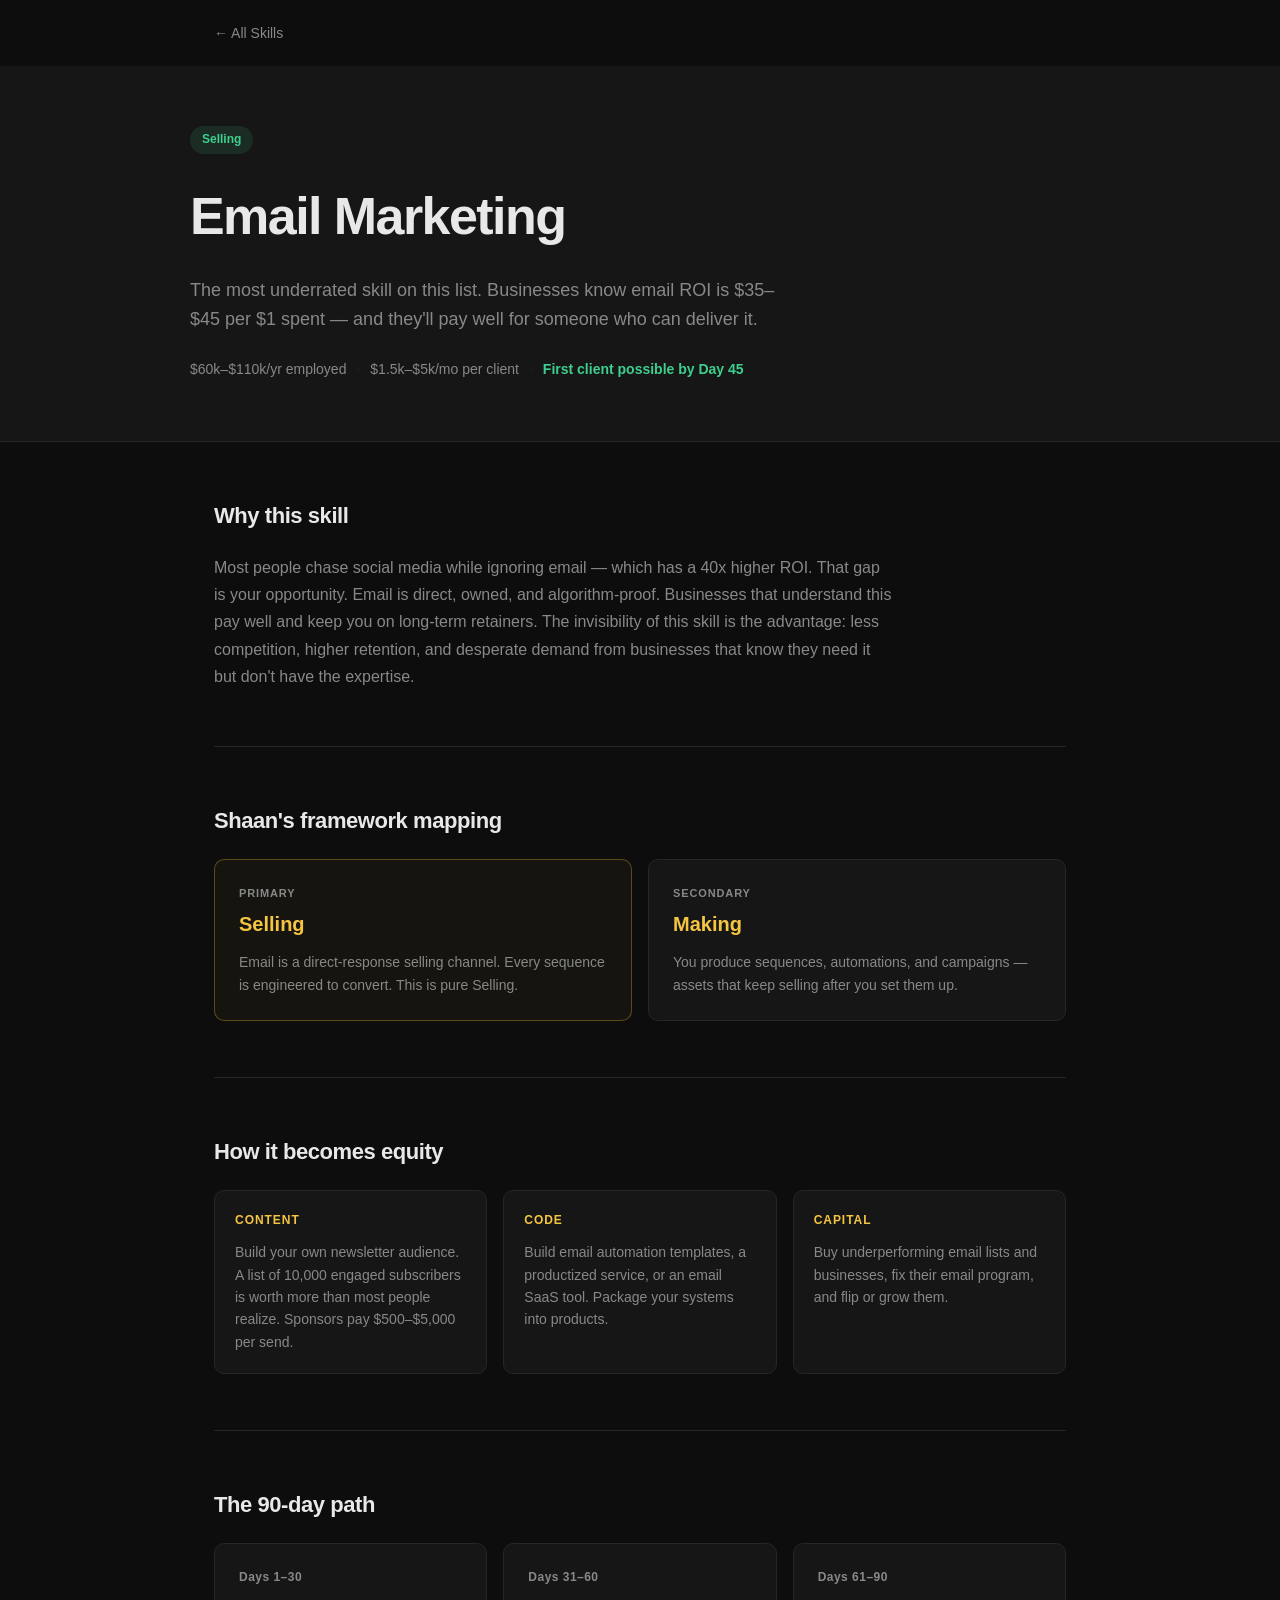
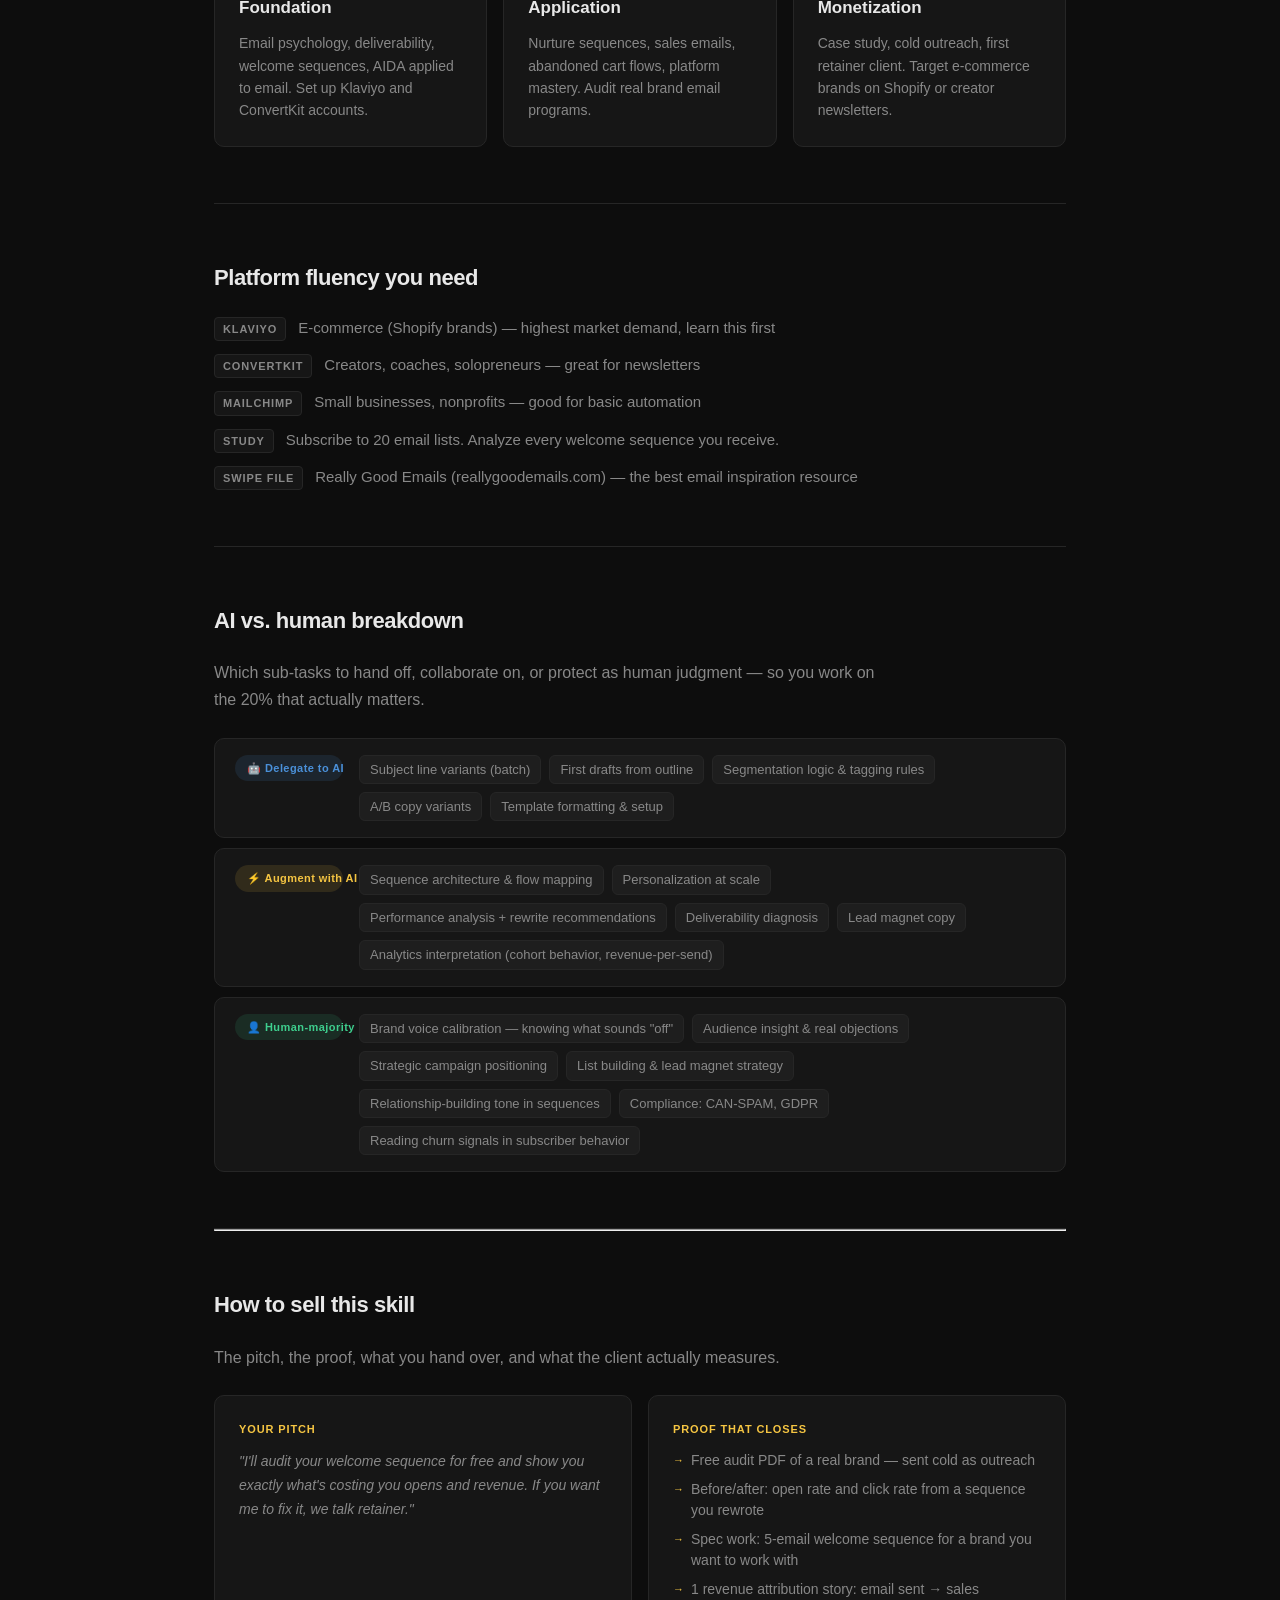
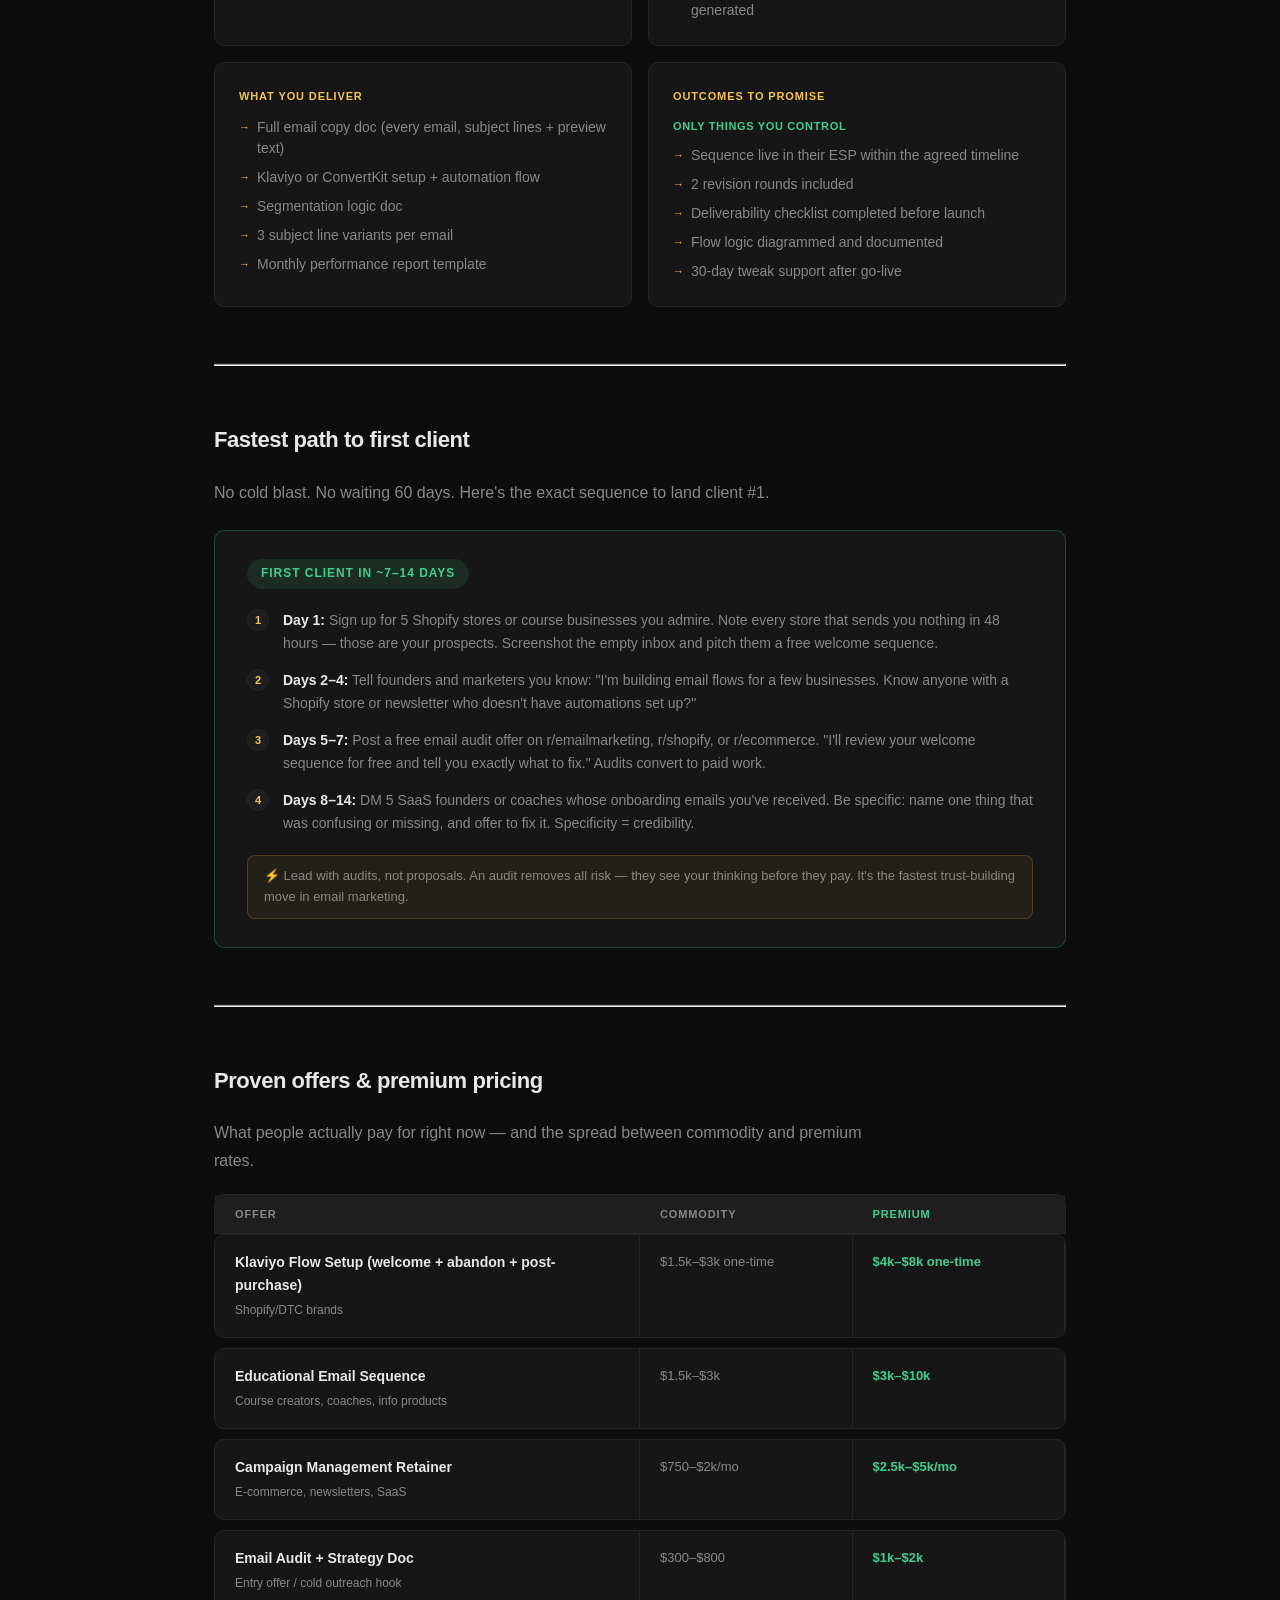
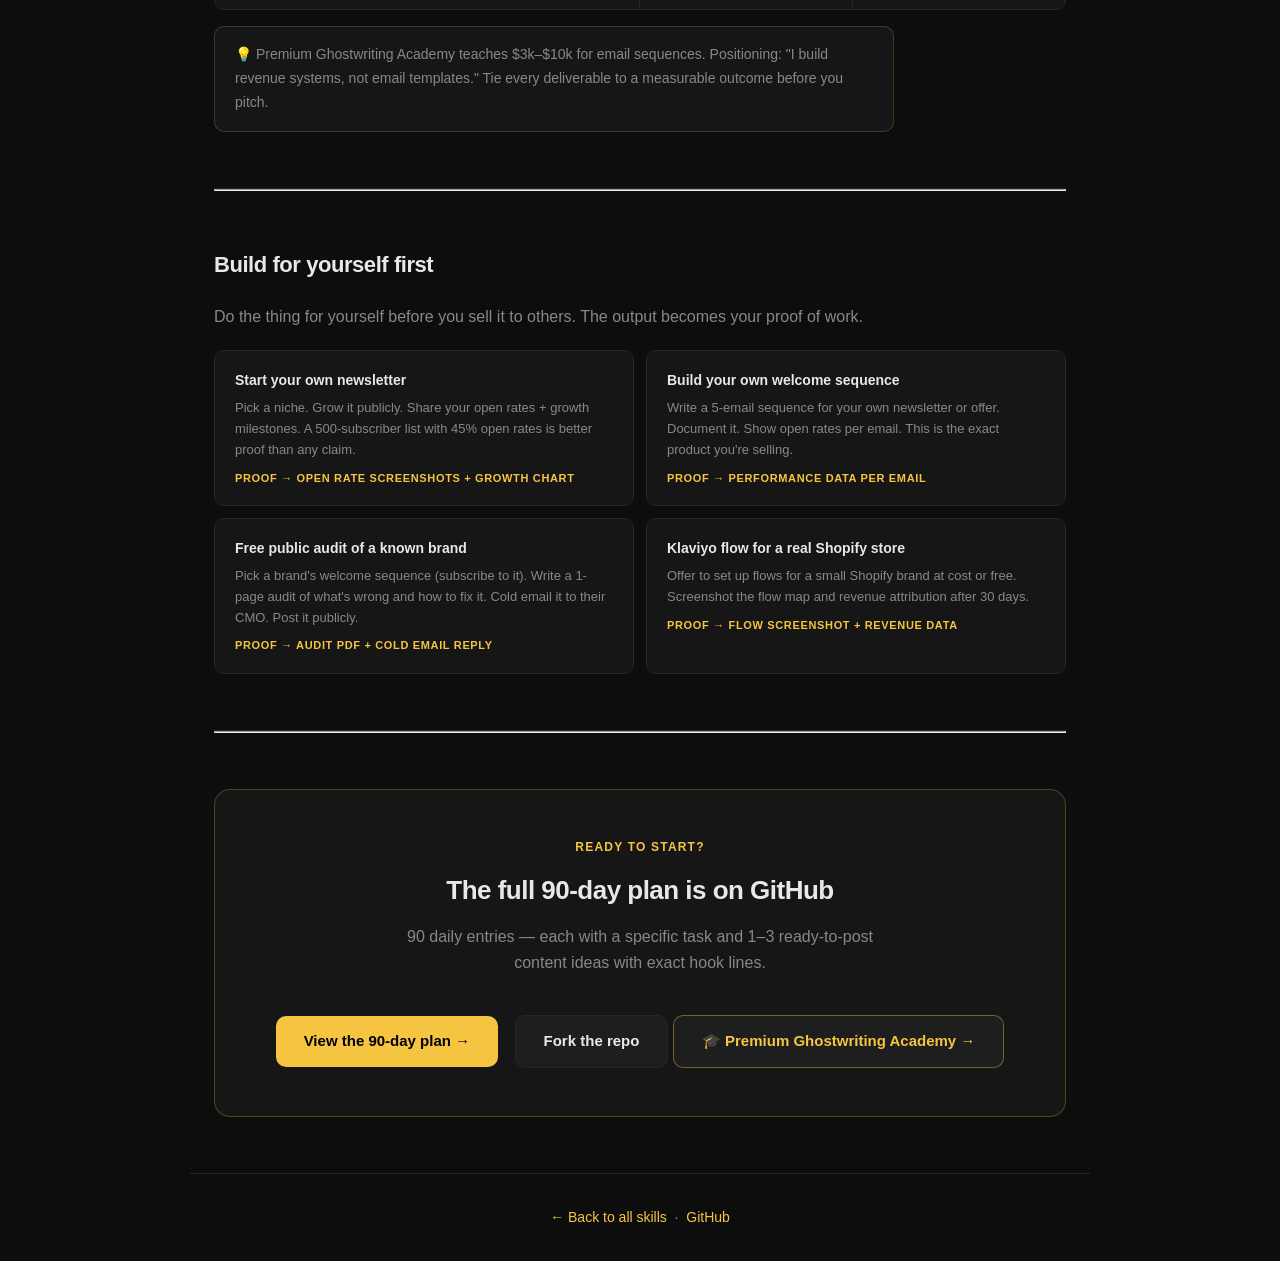
<file: docs/skills/email-marketing.html>
<!DOCTYPE html>
<html lang="en">
<head>
  <meta charset="UTF-8" /><meta name="viewport" content="width=device-width, initial-scale=1.0" />
  <title>Email Marketing — 90-Day Skill Playbook</title>
  <link rel="stylesheet" href="skill.css" />
</head>
<body>
  <nav><a href="../index.html">← All Skills</a></nav>
  <header>
    <div class="header-inner">
      <div class="tags"><span class="tag ts">Selling</span></div>
      <h1>Email Marketing</h1>
      <p class="tagline">The most underrated skill on this list. Businesses know email ROI is $35–$45 per $1 spent — and they'll pay well for someone who can deliver it.</p>
      <div class="income-row">
        <span class="income">$60k–$110k/yr employed</span>
        <span class="dot">·</span>
        <span class="income">$1.5k–$5k/mo per client</span>
        <span class="dot">·</span>
        <span class="income highlight">First client possible by Day 45</span>
      </div>
    </div>
  </header>

  <main>
    <section class="sec">
      <h2>Why this skill</h2>
      <p>Most people chase social media while ignoring email — which has a 40x higher ROI. That gap is your opportunity. Email is direct, owned, and algorithm-proof. Businesses that understand this pay well and keep you on long-term retainers. The invisibility of this skill is the advantage: less competition, higher retention, and desperate demand from businesses that know they need it but don't have the expertise.</p>
    </section>

    <section class="sec">
      <h2>Shaan's framework mapping</h2>
      <div class="map-grid">
        <div class="map-card primary"><div class="map-lbl">Primary</div><div class="map-cat">Selling</div><p>Email is a direct-response selling channel. Every sequence is engineered to convert. This is pure Selling.</p></div>
        <div class="map-card"><div class="map-lbl">Secondary</div><div class="map-cat">Making</div><p>You produce sequences, automations, and campaigns — assets that keep selling after you set them up.</p></div>
      </div>
    </section>

    <section class="sec">
      <h2>How it becomes equity</h2>
      <div class="equity-grid">
        <div class="eq"><div class="eq-lbl">Content</div><p>Build your own newsletter audience. A list of 10,000 engaged subscribers is worth more than most people realize. Sponsors pay $500–$5,000 per send.</p></div>
        <div class="eq"><div class="eq-lbl">Code</div><p>Build email automation templates, a productized service, or an email SaaS tool. Package your systems into products.</p></div>
        <div class="eq"><div class="eq-lbl">Capital</div><p>Buy underperforming email lists and businesses, fix their email program, and flip or grow them.</p></div>
      </div>
    </section>

    <section class="sec">
      <h2>The 90-day path</h2>
      <div class="phases">
        <div class="phase"><div class="phase-n">Days 1–30</div><div class="phase-name">Foundation</div><p>Email psychology, deliverability, welcome sequences, AIDA applied to email. Set up Klaviyo and ConvertKit accounts.</p></div>
        <div class="phase"><div class="phase-n">Days 31–60</div><div class="phase-name">Application</div><p>Nurture sequences, sales emails, abandoned cart flows, platform mastery. Audit real brand email programs.</p></div>
        <div class="phase"><div class="phase-n">Days 61–90</div><div class="phase-name">Monetization</div><p>Case study, cold outreach, first retainer client. Target e-commerce brands on Shopify or creator newsletters.</p></div>
      </div>
    </section>

    <section class="sec">
      <h2>Platform fluency you need</h2>
      <ul class="resources">
        <li><span class="res-lbl">Klaviyo</span> E-commerce (Shopify brands) — highest market demand, learn this first</li>
        <li><span class="res-lbl">ConvertKit</span> Creators, coaches, solopreneurs — great for newsletters</li>
        <li><span class="res-lbl">Mailchimp</span> Small businesses, nonprofits — good for basic automation</li>
        <li><span class="res-lbl">Study</span> Subscribe to 20 email lists. Analyze every welcome sequence you receive.</li>
        <li><span class="res-lbl">Swipe File</span> Really Good Emails (reallygoodemails.com) — the best email inspiration resource</li>
      </ul>
    </section>

    <section class="sec">
      <h2>AI vs. human breakdown</h2>
      <p class="sec" style="padding:0 0 24px;border:none;font-size:16px;color:var(--muted);line-height:1.7;max-width:680px">Which sub-tasks to hand off, collaborate on, or protect as human judgment — so you work on the 20% that actually matters.</p>
      <div class="ai-table">
        <div class="ai-row">
          <div class="ai-mode del">🤖 Delegate to AI</div>
          <div class="ai-tasks"><span class="ai-task">Subject line variants (batch)</span><span class="ai-task">First drafts from outline</span><span class="ai-task">Segmentation logic & tagging rules</span><span class="ai-task">A/B copy variants</span><span class="ai-task">Template formatting & setup</span></div>
        </div>
        <div class="ai-row">
          <div class="ai-mode aug">⚡ Augment with AI</div>
          <div class="ai-tasks"><span class="ai-task">Sequence architecture & flow mapping</span><span class="ai-task">Personalization at scale</span><span class="ai-task">Performance analysis + rewrite recommendations</span><span class="ai-task">Deliverability diagnosis</span><span class="ai-task">Lead magnet copy</span><span class="ai-task">Analytics interpretation (cohort behavior, revenue-per-send)</span></div>
        </div>
        <div class="ai-row">
          <div class="ai-mode hum">👤 Human-majority</div>
          <div class="ai-tasks"><span class="ai-task">Brand voice calibration — knowing what sounds "off"</span><span class="ai-task">Audience insight & real objections</span><span class="ai-task">Strategic campaign positioning</span><span class="ai-task">List building & lead magnet strategy</span><span class="ai-task">Relationship-building tone in sequences</span><span class="ai-task">Compliance: CAN-SPAM, GDPR</span><span class="ai-task">Reading churn signals in subscriber behavior</span></div>
        </div>
      </div>
    </section>

    <hr class="div" />

    <section class="sec">
      <h2>How to sell this skill</h2>
      <p class="sec" style="padding:0 0 24px;border:none;font-size:16px;color:var(--muted);line-height:1.7;max-width:680px">The pitch, the proof, what you hand over, and what the client actually measures.</p>
      <div class="sell-grid">
        <div class="sell-card">
          <div class="sell-lbl">Your pitch</div>
          <p>"I'll audit your welcome sequence for free and show you exactly what's costing you opens and revenue. If you want me to fix it, we talk retainer."</p>
        </div>
        <div class="sell-card">
          <div class="sell-lbl">Proof that closes</div>
          <ul><li>Free audit PDF of a real brand — sent cold as outreach</li><li>Before/after: open rate and click rate from a sequence you rewrote</li><li>Spec work: 5-email welcome sequence for a brand you want to work with</li><li>1 revenue attribution story: email sent → sales generated</li></ul>
        </div>
        <div class="sell-card">
          <div class="sell-lbl">What you deliver</div>
          <ul><li>Full email copy doc (every email, subject lines + preview text)</li><li>Klaviyo or ConvertKit setup + automation flow</li><li>Segmentation logic doc</li><li>3 subject line variants per email</li><li>Monthly performance report template</li></ul>
        </div>
        <div class="sell-card">
          <div class="sell-lbl">Outcomes to promise</div>
          <span class="outcomes-note">Only things you control</span>
          <ul><li>Sequence live in their ESP within the agreed timeline</li><li>2 revision rounds included</li><li>Deliverability checklist completed before launch</li><li>Flow logic diagrammed and documented</li><li>30-day tweak support after go-live</li></ul>
        </div>
      </div>
    </section>

    
    <hr class="div" />

    <section class="sec">
      <h2>Fastest path to first client</h2>
      <p class="sec" style="padding:0 0 24px;border:none;font-size:16px;color:var(--muted);line-height:1.7;max-width:680px">No cold blast. No waiting 60 days. Here's the exact sequence to land client #1.</p>
      <div class="fast-client">
        <div class="fc-badge">First client in ~7–14 days</div>
        <ol class="fc-steps">
          <li><strong>Day 1:</strong> Sign up for 5 Shopify stores or course businesses you admire. Note every store that sends you nothing in 48 hours — those are your prospects. Screenshot the empty inbox and pitch them a free welcome sequence.</li>
          <li><strong>Days 2–4:</strong> Tell founders and marketers you know: "I'm building email flows for a few businesses. Know anyone with a Shopify store or newsletter who doesn't have automations set up?"</li>
          <li><strong>Days 5–7:</strong> Post a free email audit offer on r/emailmarketing, r/shopify, or r/ecommerce. "I'll review your welcome sequence for free and tell you exactly what to fix." Audits convert to paid work.</li>
          <li><strong>Days 8–14:</strong> DM 5 SaaS founders or coaches whose onboarding emails you've received. Be specific: name one thing that was confusing or missing, and offer to fix it. Specificity = credibility.</li>
        </ol>
        <div class="fc-skip">⚡ Lead with audits, not proposals. An audit removes all risk — they see your thinking before they pay. It's the fastest trust-building move in email marketing.</div>
      </div>
    </section>

    <hr class="div" />

    <section class="sec">
      <h2>Proven offers &amp; premium pricing</h2>
      <p class="sec" style="padding:0 0 20px;border:none;font-size:16px;color:var(--muted);line-height:1.7;max-width:680px">What people actually pay for right now — and the spread between commodity and premium rates.</p>
      <div class="offer-hdr-row">
        <div class="offer-hdr">Offer</div>
        <div class="offer-hdr">Commodity</div>
        <div class="offer-hdr" style="color:var(--green)">Premium</div>
      </div>
      <div class="offers-grid">
        <div class="offer-row">
          <div class="offer-name">Klaviyo Flow Setup (welcome + abandon + post-purchase)<span>Shopify/DTC brands</span></div>
          <div class="offer-price">$1.5k–$3k one-time</div>
          <div class="offer-price prem">$4k–$8k one-time</div>
        </div>        <div class="offer-row">
          <div class="offer-name">Educational Email Sequence<span>Course creators, coaches, info products</span></div>
          <div class="offer-price">$1.5k–$3k</div>
          <div class="offer-price prem">$3k–$10k</div>
        </div>        <div class="offer-row">
          <div class="offer-name">Campaign Management Retainer<span>E-commerce, newsletters, SaaS</span></div>
          <div class="offer-price">$750–$2k/mo</div>
          <div class="offer-price prem">$2.5k–$5k/mo</div>
        </div>        <div class="offer-row">
          <div class="offer-name">Email Audit + Strategy Doc<span>Entry offer / cold outreach hook</span></div>
          <div class="offer-price">$300–$800</div>
          <div class="offer-price prem">$1k–$2k</div>
        </div>      </div>
      <p style="font-size:14px;color:var(--muted);line-height:1.7;margin-top:16px;padding:16px 20px;background:var(--surface);border:1px solid rgba(245,197,66,.2);border-radius:var(--r)">💡 Premium Ghostwriting Academy teaches $3k–$10k for email sequences. Positioning: "I build revenue systems, not email templates." Tie every deliverable to a measurable outcome before you pitch.</p>
    </section>

    <hr class="div" />

    <section class="sec">
      <h2>Build for yourself first</h2>
      <p class="sec" style="padding:0 0 20px;border:none;font-size:16px;color:var(--muted);line-height:1.7;max-width:680px">Do the thing for yourself before you sell it to others. The output becomes your proof of work.</p>
      <div class="byf-grid">
        <div class="byf-item">
          <h4>Start your own newsletter</h4>
          <p>Pick a niche. Grow it publicly. Share your open rates + growth milestones. A 500-subscriber list with 45% open rates is better proof than any claim.</p>
          <div class="byf-proof">Proof → Open rate screenshots + growth chart</div>
        </div>        <div class="byf-item">
          <h4>Build your own welcome sequence</h4>
          <p>Write a 5-email sequence for your own newsletter or offer. Document it. Show open rates per email. This is the exact product you're selling.</p>
          <div class="byf-proof">Proof → Performance data per email</div>
        </div>        <div class="byf-item">
          <h4>Free public audit of a known brand</h4>
          <p>Pick a brand's welcome sequence (subscribe to it). Write a 1-page audit of what's wrong and how to fix it. Cold email it to their CMO. Post it publicly.</p>
          <div class="byf-proof">Proof → Audit PDF + cold email reply</div>
        </div>        <div class="byf-item">
          <h4>Klaviyo flow for a real Shopify store</h4>
          <p>Offer to set up flows for a small Shopify brand at cost or free. Screenshot the flow map and revenue attribution after 30 days.</p>
          <div class="byf-proof">Proof → Flow screenshot + revenue data</div>
        </div>      </div>
    </section>

    <hr class="div" />

    <div class="gh-cta">
      <p class="gh-label">Ready to start?</p>
      <h3>The full 90-day plan is on GitHub</h3>
      <p class="gh-sub">90 daily entries — each with a specific task and 1–3 ready-to-post content ideas with exact hook lines.</p>
      <a class="btn-gh" href="https://github.com/siddchauhan77/90-day-skill-playbook/tree/main/skills/04-email-marketing" target="_blank">View the 90-day plan →</a>
      <a class="btn-fork" href="https://github.com/siddchauhan77/90-day-skill-playbook/fork" target="_blank">Fork the repo</a>
      <a class="btn-fork" href="https://www.premiumghostwritingacademy.com" target="_blank" style="margin-top:8px;border-color:rgba(245,197,66,.4);color:var(--accent)">🎓 Premium Ghostwriting Academy →</a>
    </div>
  </main>

  <footer><p><a href="../index.html">← Back to all skills</a> &nbsp;·&nbsp; <a href="https://github.com/siddchauhan77/90-day-skill-playbook">GitHub</a></p></footer>
</body>
</html>
</file>
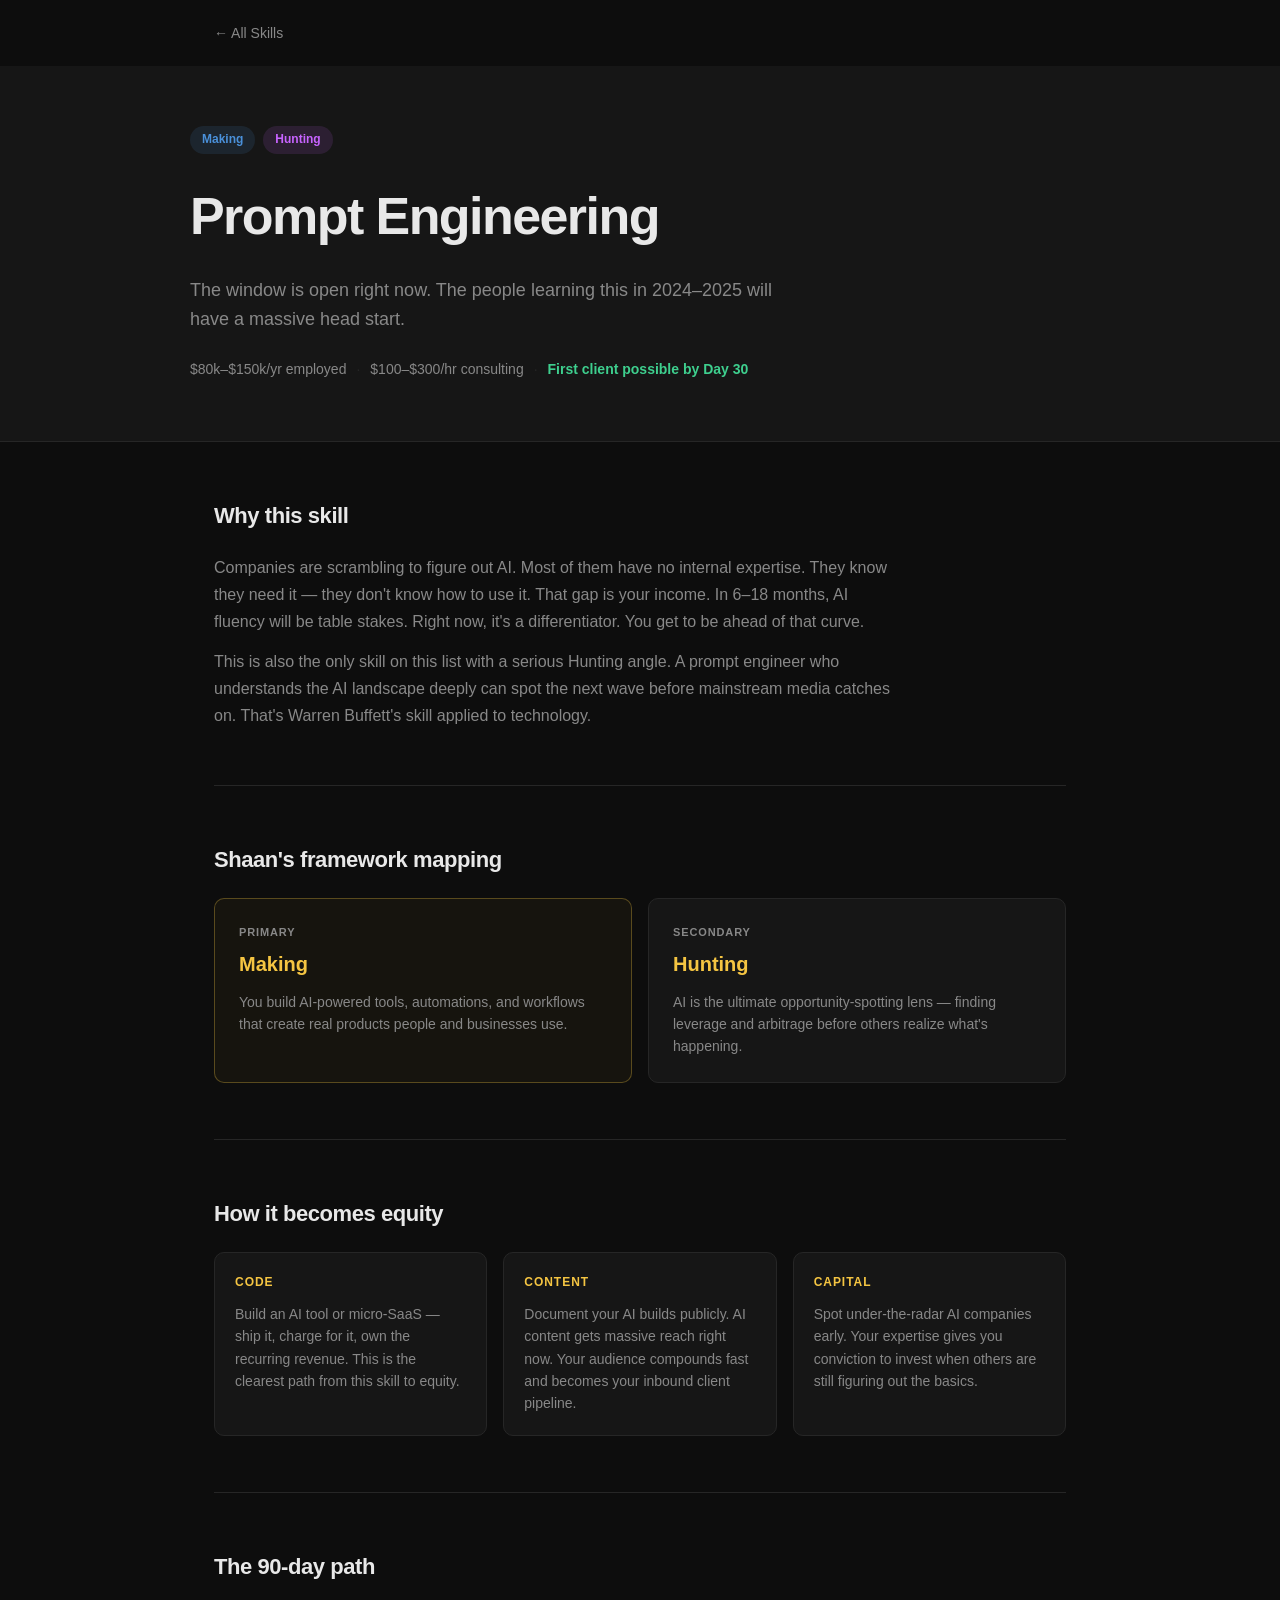
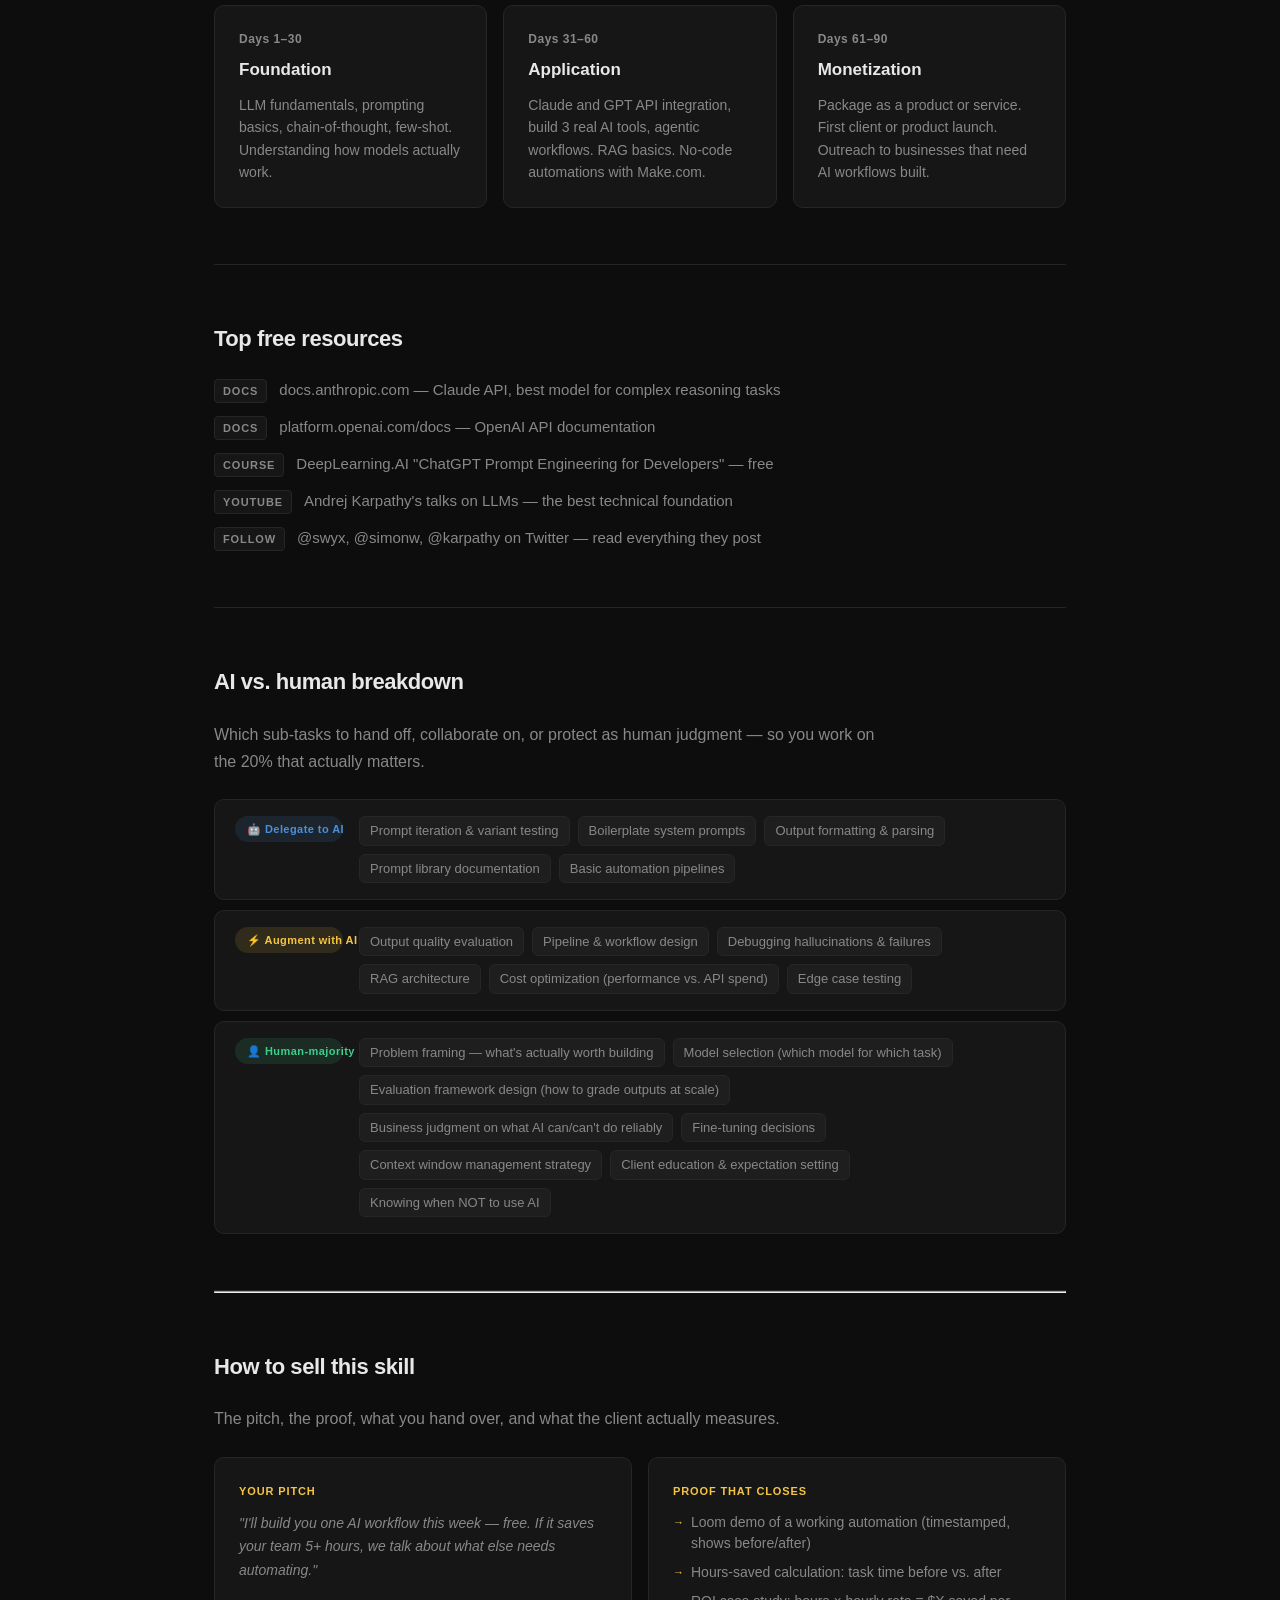
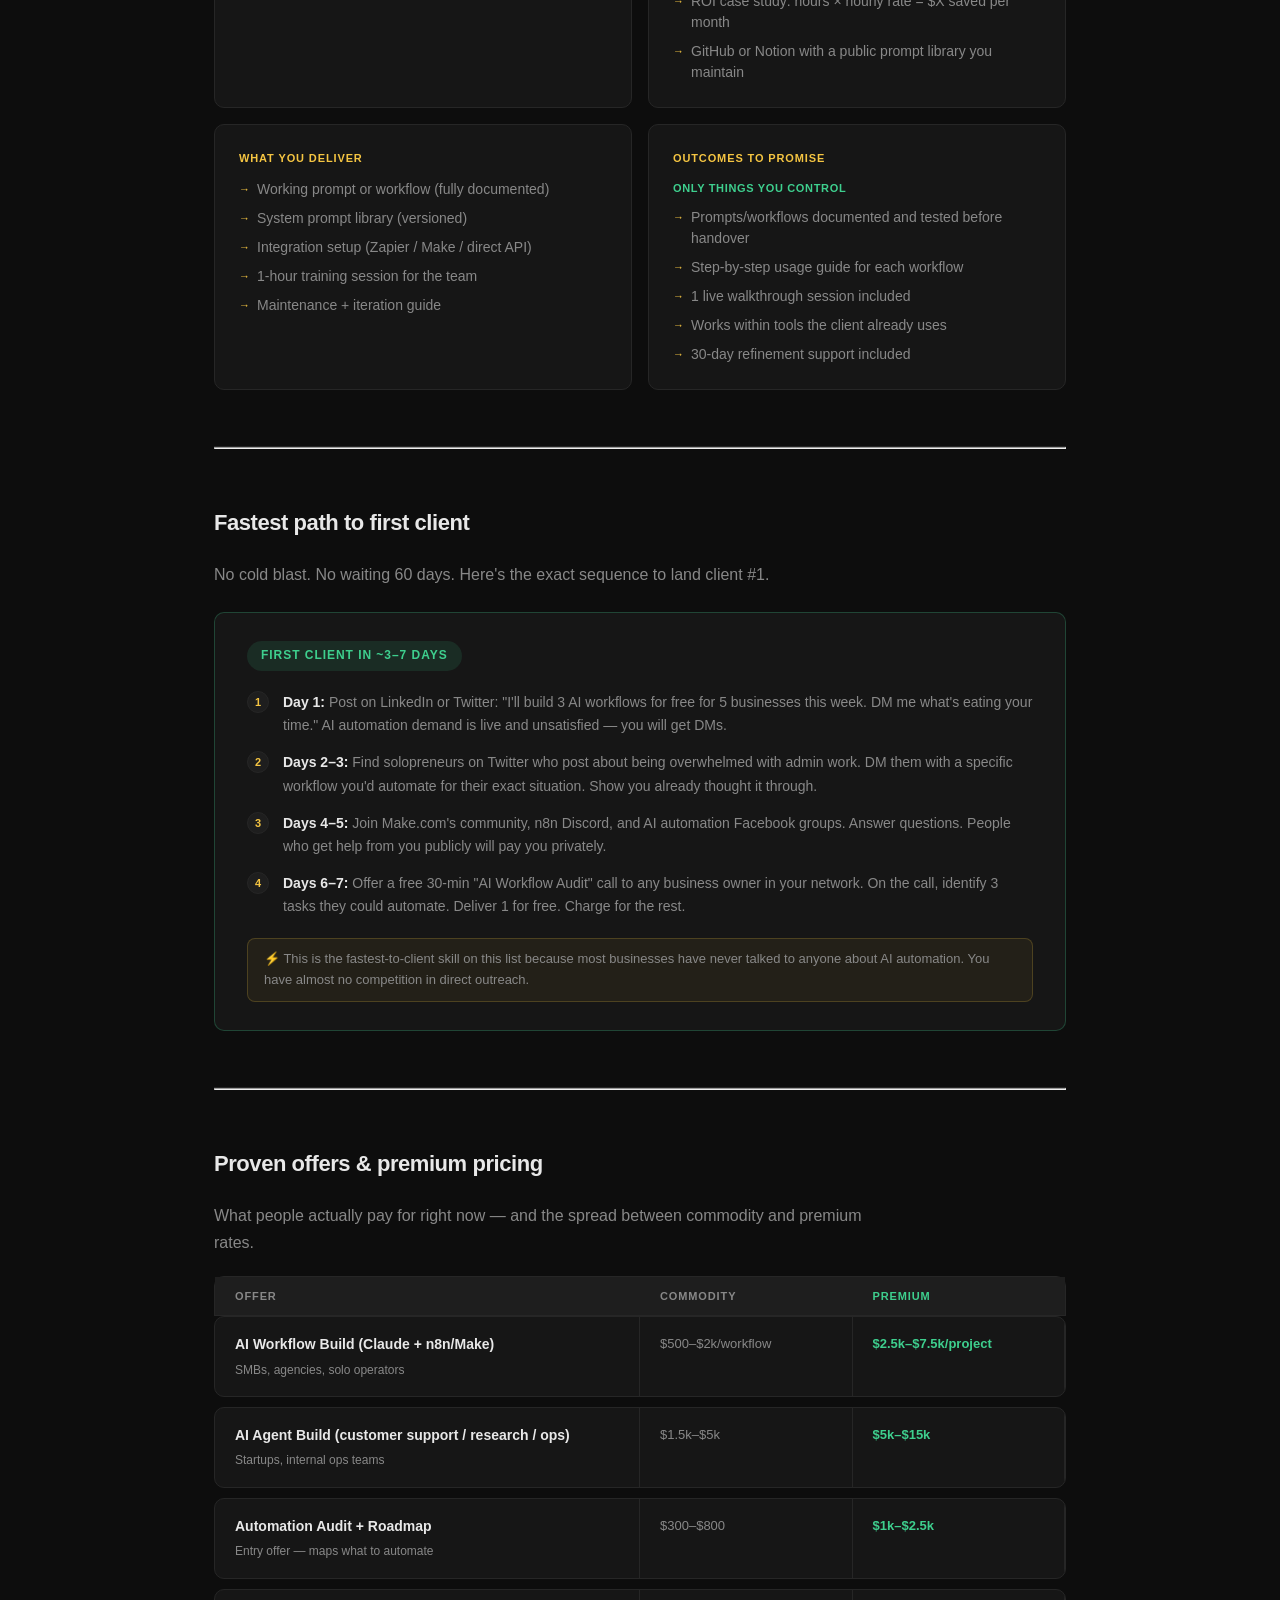
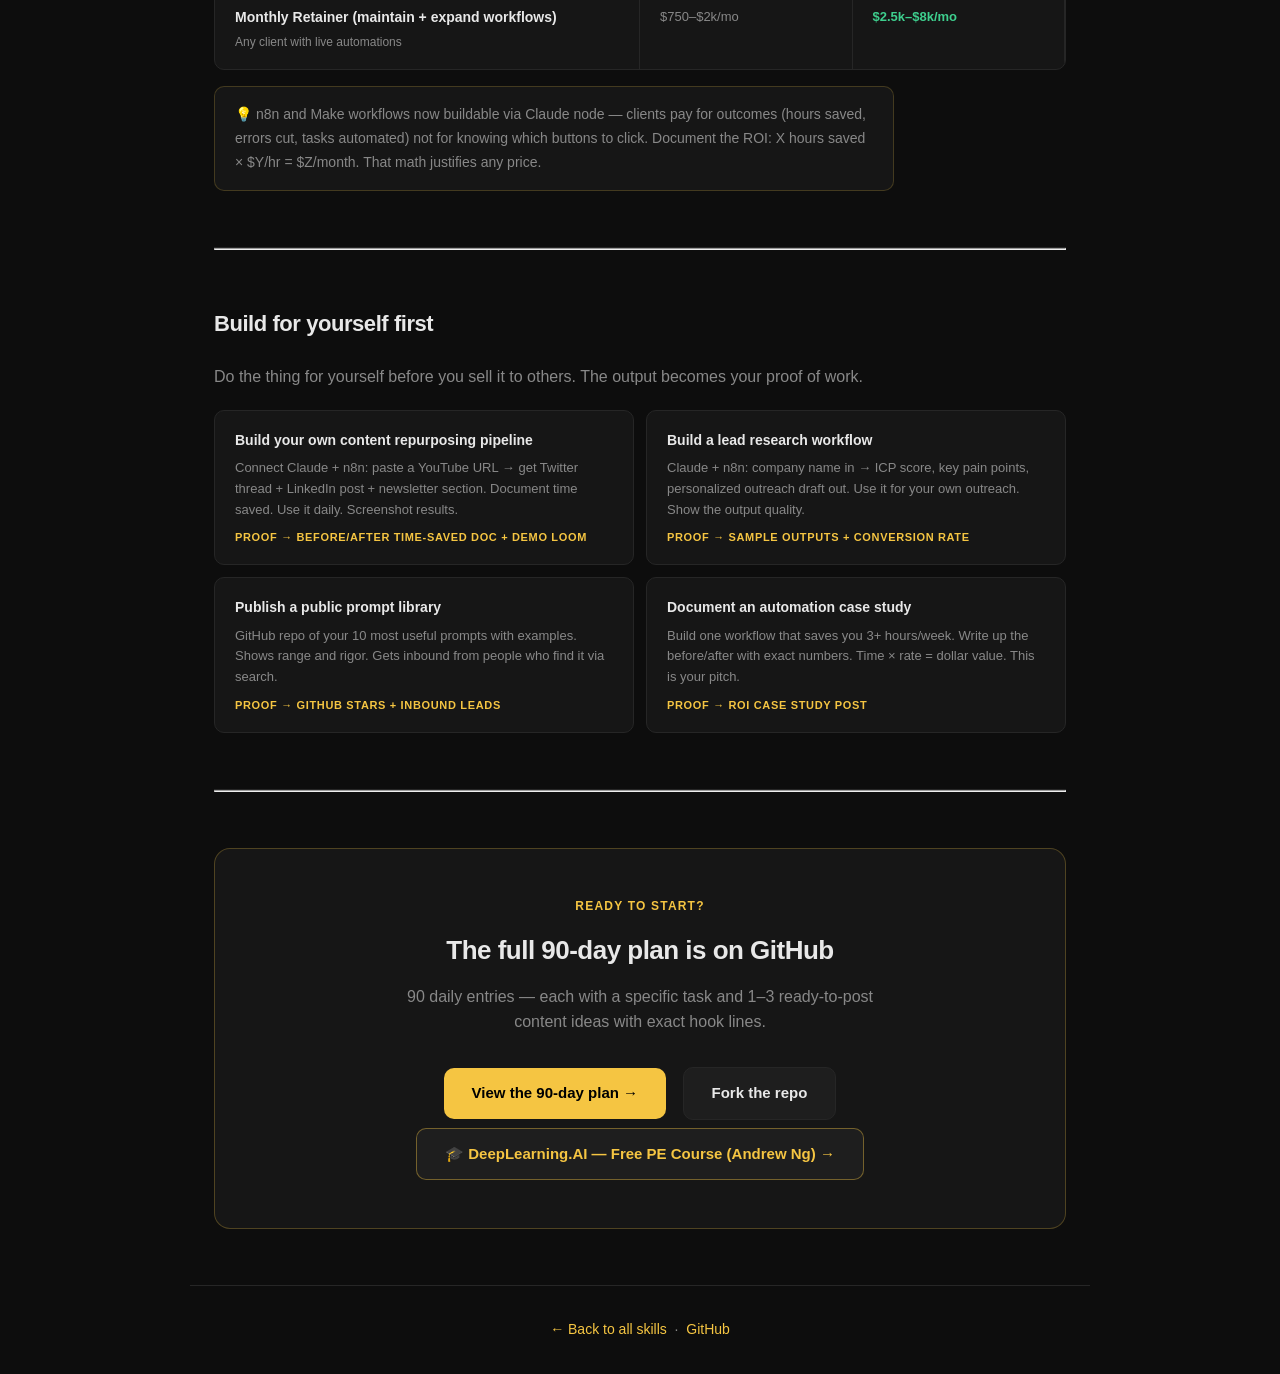
<file: docs/skills/prompt-engineering.html>
<!DOCTYPE html>
<html lang="en">
<head>
  <meta charset="UTF-8" /><meta name="viewport" content="width=device-width, initial-scale=1.0" />
  <title>Prompt Engineering — 90-Day Skill Playbook</title>
  <link rel="stylesheet" href="skill.css" />
</head>
<body>
  <nav><a href="../index.html">← All Skills</a></nav>
  <header>
    <div class="header-inner">
      <div class="tags"><span class="tag tm">Making</span><span class="tag th">Hunting</span></div>
      <h1>Prompt Engineering</h1>
      <p class="tagline">The window is open right now. The people learning this in 2024–2025 will have a massive head start.</p>
      <div class="income-row">
        <span class="income">$80k–$150k/yr employed</span>
        <span class="dot">·</span>
        <span class="income">$100–$300/hr consulting</span>
        <span class="dot">·</span>
        <span class="income highlight">First client possible by Day 30</span>
      </div>
    </div>
  </header>

  <main>
    <section class="sec">
      <h2>Why this skill</h2>
      <p>Companies are scrambling to figure out AI. Most of them have no internal expertise. They know they need it — they don't know how to use it. That gap is your income. In 6–18 months, AI fluency will be table stakes. Right now, it's a differentiator. You get to be ahead of that curve.</p>
      <p style="margin-top:12px">This is also the only skill on this list with a serious Hunting angle. A prompt engineer who understands the AI landscape deeply can spot the next wave before mainstream media catches on. That's Warren Buffett's skill applied to technology.</p>
    </section>

    <section class="sec">
      <h2>Shaan's framework mapping</h2>
      <div class="map-grid">
        <div class="map-card primary"><div class="map-lbl">Primary</div><div class="map-cat">Making</div><p>You build AI-powered tools, automations, and workflows that create real products people and businesses use.</p></div>
        <div class="map-card"><div class="map-lbl">Secondary</div><div class="map-cat">Hunting</div><p>AI is the ultimate opportunity-spotting lens — finding leverage and arbitrage before others realize what's happening.</p></div>
      </div>
    </section>

    <section class="sec">
      <h2>How it becomes equity</h2>
      <div class="equity-grid">
        <div class="eq"><div class="eq-lbl">Code</div><p>Build an AI tool or micro-SaaS — ship it, charge for it, own the recurring revenue. This is the clearest path from this skill to equity.</p></div>
        <div class="eq"><div class="eq-lbl">Content</div><p>Document your AI builds publicly. AI content gets massive reach right now. Your audience compounds fast and becomes your inbound client pipeline.</p></div>
        <div class="eq"><div class="eq-lbl">Capital</div><p>Spot under-the-radar AI companies early. Your expertise gives you conviction to invest when others are still figuring out the basics.</p></div>
      </div>
    </section>

    <section class="sec">
      <h2>The 90-day path</h2>
      <div class="phases">
        <div class="phase"><div class="phase-n">Days 1–30</div><div class="phase-name">Foundation</div><p>LLM fundamentals, prompting basics, chain-of-thought, few-shot. Understanding how models actually work.</p></div>
        <div class="phase"><div class="phase-n">Days 31–60</div><div class="phase-name">Application</div><p>Claude and GPT API integration, build 3 real AI tools, agentic workflows. RAG basics. No-code automations with Make.com.</p></div>
        <div class="phase"><div class="phase-n">Days 61–90</div><div class="phase-name">Monetization</div><p>Package as a product or service. First client or product launch. Outreach to businesses that need AI workflows built.</p></div>
      </div>
    </section>

    <section class="sec">
      <h2>Top free resources</h2>
      <ul class="resources">
        <li><span class="res-lbl">Docs</span> docs.anthropic.com — Claude API, best model for complex reasoning tasks</li>
        <li><span class="res-lbl">Docs</span> platform.openai.com/docs — OpenAI API documentation</li>
        <li><span class="res-lbl">Course</span> DeepLearning.AI "ChatGPT Prompt Engineering for Developers" — free</li>
        <li><span class="res-lbl">YouTube</span> Andrej Karpathy's talks on LLMs — the best technical foundation</li>
        <li><span class="res-lbl">Follow</span> @swyx, @simonw, @karpathy on Twitter — read everything they post</li>
      </ul>
    </section>

    <section class="sec">
      <h2>AI vs. human breakdown</h2>
      <p class="sec" style="padding:0 0 24px;border:none;font-size:16px;color:var(--muted);line-height:1.7;max-width:680px">Which sub-tasks to hand off, collaborate on, or protect as human judgment — so you work on the 20% that actually matters.</p>
      <div class="ai-table">
        <div class="ai-row">
          <div class="ai-mode del">🤖 Delegate to AI</div>
          <div class="ai-tasks"><span class="ai-task">Prompt iteration & variant testing</span><span class="ai-task">Boilerplate system prompts</span><span class="ai-task">Output formatting & parsing</span><span class="ai-task">Prompt library documentation</span><span class="ai-task">Basic automation pipelines</span></div>
        </div>
        <div class="ai-row">
          <div class="ai-mode aug">⚡ Augment with AI</div>
          <div class="ai-tasks"><span class="ai-task">Output quality evaluation</span><span class="ai-task">Pipeline & workflow design</span><span class="ai-task">Debugging hallucinations & failures</span><span class="ai-task">RAG architecture</span><span class="ai-task">Cost optimization (performance vs. API spend)</span><span class="ai-task">Edge case testing</span></div>
        </div>
        <div class="ai-row">
          <div class="ai-mode hum">👤 Human-majority</div>
          <div class="ai-tasks"><span class="ai-task">Problem framing — what's actually worth building</span><span class="ai-task">Model selection (which model for which task)</span><span class="ai-task">Evaluation framework design (how to grade outputs at scale)</span><span class="ai-task">Business judgment on what AI can/can't do reliably</span><span class="ai-task">Fine-tuning decisions</span><span class="ai-task">Context window management strategy</span><span class="ai-task">Client education & expectation setting</span><span class="ai-task">Knowing when NOT to use AI</span></div>
        </div>
      </div>
    </section>

    <hr class="div" />

    <section class="sec">
      <h2>How to sell this skill</h2>
      <p class="sec" style="padding:0 0 24px;border:none;font-size:16px;color:var(--muted);line-height:1.7;max-width:680px">The pitch, the proof, what you hand over, and what the client actually measures.</p>
      <div class="sell-grid">
        <div class="sell-card">
          <div class="sell-lbl">Your pitch</div>
          <p>"I'll build you one AI workflow this week — free. If it saves your team 5+ hours, we talk about what else needs automating."</p>
        </div>
        <div class="sell-card">
          <div class="sell-lbl">Proof that closes</div>
          <ul><li>Loom demo of a working automation (timestamped, shows before/after)</li><li>Hours-saved calculation: task time before vs. after</li><li>ROI case study: hours × hourly rate = $X saved per month</li><li>GitHub or Notion with a public prompt library you maintain</li></ul>
        </div>
        <div class="sell-card">
          <div class="sell-lbl">What you deliver</div>
          <ul><li>Working prompt or workflow (fully documented)</li><li>System prompt library (versioned)</li><li>Integration setup (Zapier / Make / direct API)</li><li>1-hour training session for the team</li><li>Maintenance + iteration guide</li></ul>
        </div>
        <div class="sell-card">
          <div class="sell-lbl">Outcomes to promise</div>
          <span class="outcomes-note">Only things you control</span>
          <ul><li>Prompts/workflows documented and tested before handover</li><li>Step-by-step usage guide for each workflow</li><li>1 live walkthrough session included</li><li>Works within tools the client already uses</li><li>30-day refinement support included</li></ul>
        </div>
      </div>
    </section>

    
    <hr class="div" />

    <section class="sec">
      <h2>Fastest path to first client</h2>
      <p class="sec" style="padding:0 0 24px;border:none;font-size:16px;color:var(--muted);line-height:1.7;max-width:680px">No cold blast. No waiting 60 days. Here's the exact sequence to land client #1.</p>
      <div class="fast-client">
        <div class="fc-badge">First client in ~3–7 days</div>
        <ol class="fc-steps">
          <li><strong>Day 1:</strong> Post on LinkedIn or Twitter: "I'll build 3 AI workflows for free for 5 businesses this week. DM me what's eating your time." AI automation demand is live and unsatisfied — you will get DMs.</li>
          <li><strong>Days 2–3:</strong> Find solopreneurs on Twitter who post about being overwhelmed with admin work. DM them with a specific workflow you'd automate for their exact situation. Show you already thought it through.</li>
          <li><strong>Days 4–5:</strong> Join Make.com's community, n8n Discord, and AI automation Facebook groups. Answer questions. People who get help from you publicly will pay you privately.</li>
          <li><strong>Days 6–7:</strong> Offer a free 30-min "AI Workflow Audit" call to any business owner in your network. On the call, identify 3 tasks they could automate. Deliver 1 for free. Charge for the rest.</li>
        </ol>
        <div class="fc-skip">⚡ This is the fastest-to-client skill on this list because most businesses have never talked to anyone about AI automation. You have almost no competition in direct outreach.</div>
      </div>
    </section>

    <hr class="div" />

    <section class="sec">
      <h2>Proven offers &amp; premium pricing</h2>
      <p class="sec" style="padding:0 0 20px;border:none;font-size:16px;color:var(--muted);line-height:1.7;max-width:680px">What people actually pay for right now — and the spread between commodity and premium rates.</p>
      <div class="offer-hdr-row">
        <div class="offer-hdr">Offer</div>
        <div class="offer-hdr">Commodity</div>
        <div class="offer-hdr" style="color:var(--green)">Premium</div>
      </div>
      <div class="offers-grid">
        <div class="offer-row">
          <div class="offer-name">AI Workflow Build (Claude + n8n/Make)<span>SMBs, agencies, solo operators</span></div>
          <div class="offer-price">$500–$2k/workflow</div>
          <div class="offer-price prem">$2.5k–$7.5k/project</div>
        </div>        <div class="offer-row">
          <div class="offer-name">AI Agent Build (customer support / research / ops)<span>Startups, internal ops teams</span></div>
          <div class="offer-price">$1.5k–$5k</div>
          <div class="offer-price prem">$5k–$15k</div>
        </div>        <div class="offer-row">
          <div class="offer-name">Automation Audit + Roadmap<span>Entry offer — maps what to automate</span></div>
          <div class="offer-price">$300–$800</div>
          <div class="offer-price prem">$1k–$2.5k</div>
        </div>        <div class="offer-row">
          <div class="offer-name">Monthly Retainer (maintain + expand workflows)<span>Any client with live automations</span></div>
          <div class="offer-price">$750–$2k/mo</div>
          <div class="offer-price prem">$2.5k–$8k/mo</div>
        </div>      </div>
      <p style="font-size:14px;color:var(--muted);line-height:1.7;margin-top:16px;padding:16px 20px;background:var(--surface);border:1px solid rgba(245,197,66,.2);border-radius:var(--r)">💡 n8n and Make workflows now buildable via Claude node — clients pay for outcomes (hours saved, errors cut, tasks automated) not for knowing which buttons to click. Document the ROI: X hours saved × $Y/hr = $Z/month. That math justifies any price.</p>
    </section>

    <hr class="div" />

    <section class="sec">
      <h2>Build for yourself first</h2>
      <p class="sec" style="padding:0 0 20px;border:none;font-size:16px;color:var(--muted);line-height:1.7;max-width:680px">Do the thing for yourself before you sell it to others. The output becomes your proof of work.</p>
      <div class="byf-grid">
        <div class="byf-item">
          <h4>Build your own content repurposing pipeline</h4>
          <p>Connect Claude + n8n: paste a YouTube URL → get Twitter thread + LinkedIn post + newsletter section. Document time saved. Use it daily. Screenshot results.</p>
          <div class="byf-proof">Proof → Before/after time-saved doc + demo Loom</div>
        </div>        <div class="byf-item">
          <h4>Build a lead research workflow</h4>
          <p>Claude + n8n: company name in → ICP score, key pain points, personalized outreach draft out. Use it for your own outreach. Show the output quality.</p>
          <div class="byf-proof">Proof → Sample outputs + conversion rate</div>
        </div>        <div class="byf-item">
          <h4>Publish a public prompt library</h4>
          <p>GitHub repo of your 10 most useful prompts with examples. Shows range and rigor. Gets inbound from people who find it via search.</p>
          <div class="byf-proof">Proof → GitHub stars + inbound leads</div>
        </div>        <div class="byf-item">
          <h4>Document an automation case study</h4>
          <p>Build one workflow that saves you 3+ hours/week. Write up the before/after with exact numbers. Time × rate = dollar value. This is your pitch.</p>
          <div class="byf-proof">Proof → ROI case study post</div>
        </div>      </div>
    </section>

    <hr class="div" />

    <div class="gh-cta">
      <p class="gh-label">Ready to start?</p>
      <h3>The full 90-day plan is on GitHub</h3>
      <p class="gh-sub">90 daily entries — each with a specific task and 1–3 ready-to-post content ideas with exact hook lines.</p>
      <a class="btn-gh" href="https://github.com/siddchauhan77/90-day-skill-playbook/tree/main/skills/05-prompt-engineering" target="_blank">View the 90-day plan →</a>
      <a class="btn-fork" href="https://github.com/siddchauhan77/90-day-skill-playbook/fork" target="_blank">Fork the repo</a>
      <a class="btn-fork" href="https://www.deeplearning.ai/short-courses/chatgpt-prompt-engineering-for-developers/" target="_blank" style="margin-top:8px;border-color:rgba(245,197,66,.4);color:var(--accent)">🎓 DeepLearning.AI — Free PE Course (Andrew Ng) →</a>
    </div>
  </main>

  <footer><p><a href="../index.html">← Back to all skills</a> &nbsp;·&nbsp; <a href="https://github.com/siddchauhan77/90-day-skill-playbook">GitHub</a></p></footer>
</body>
</html>
</file>
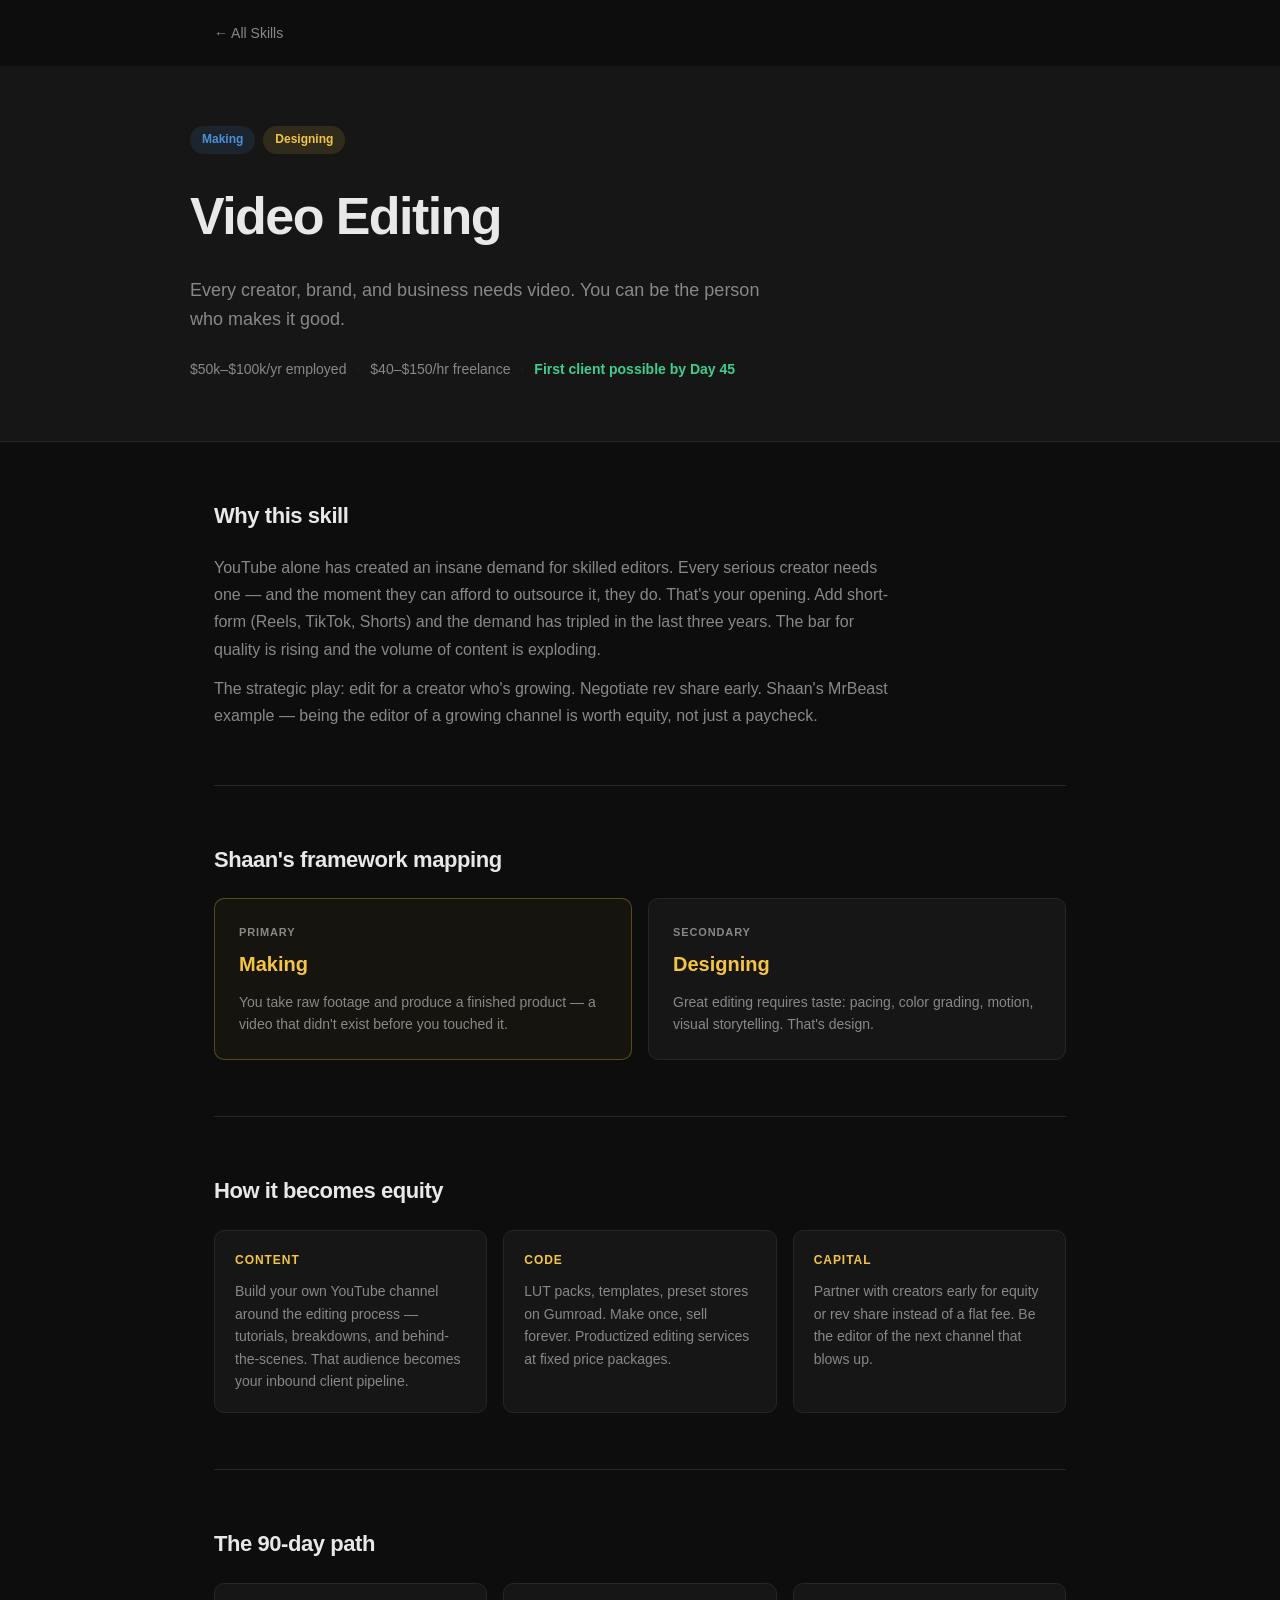
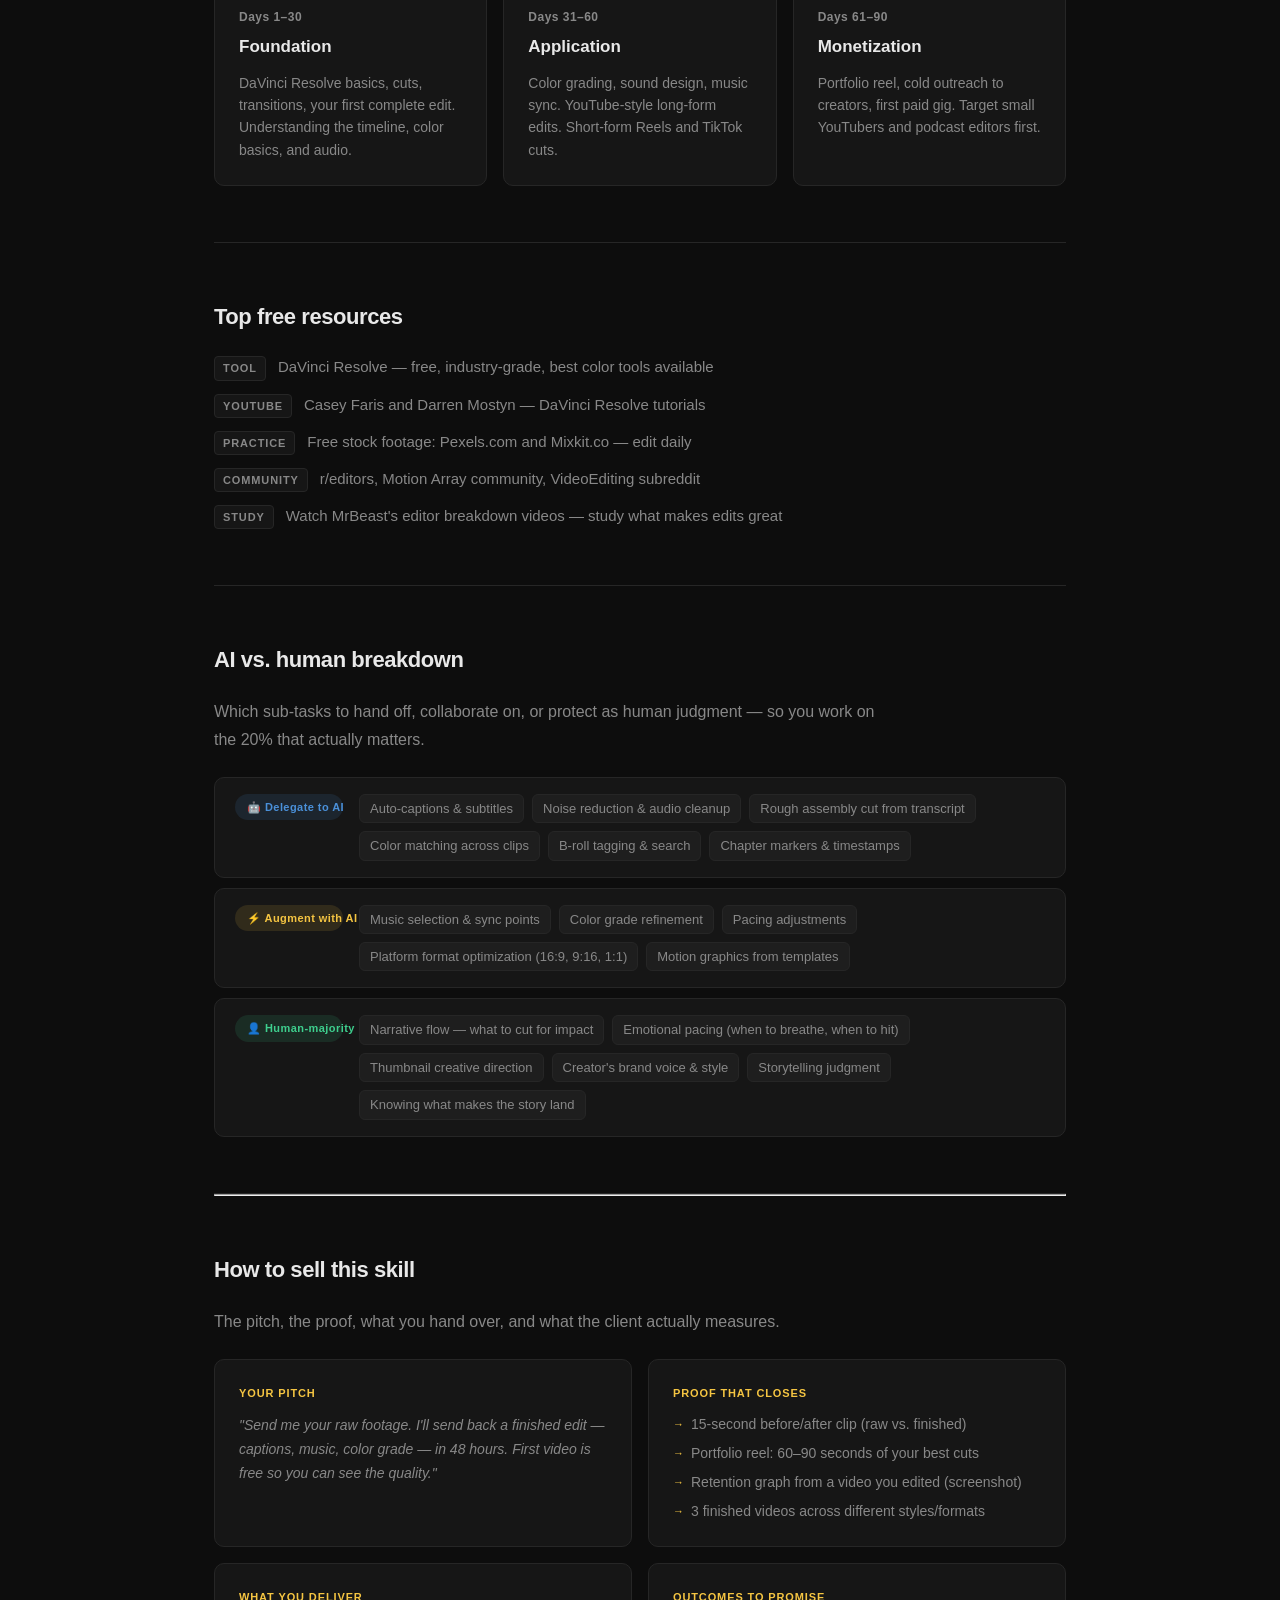
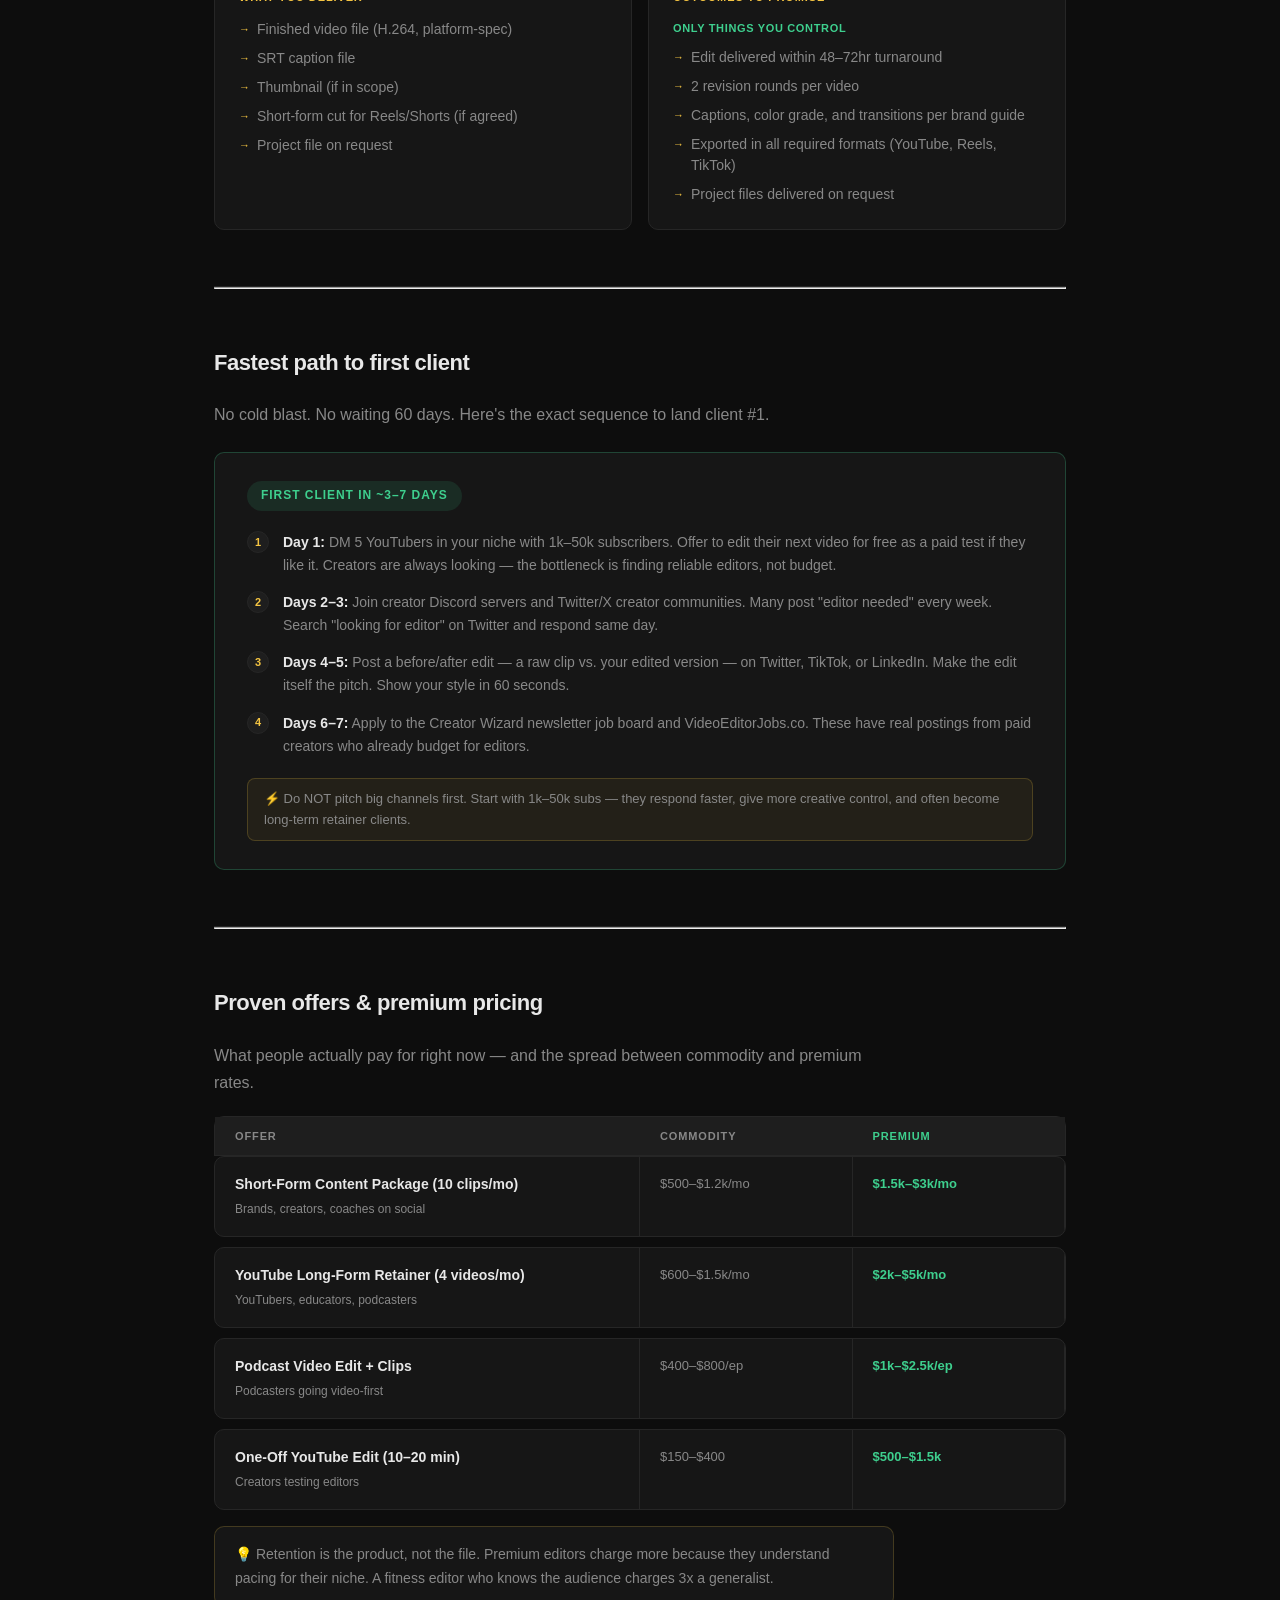
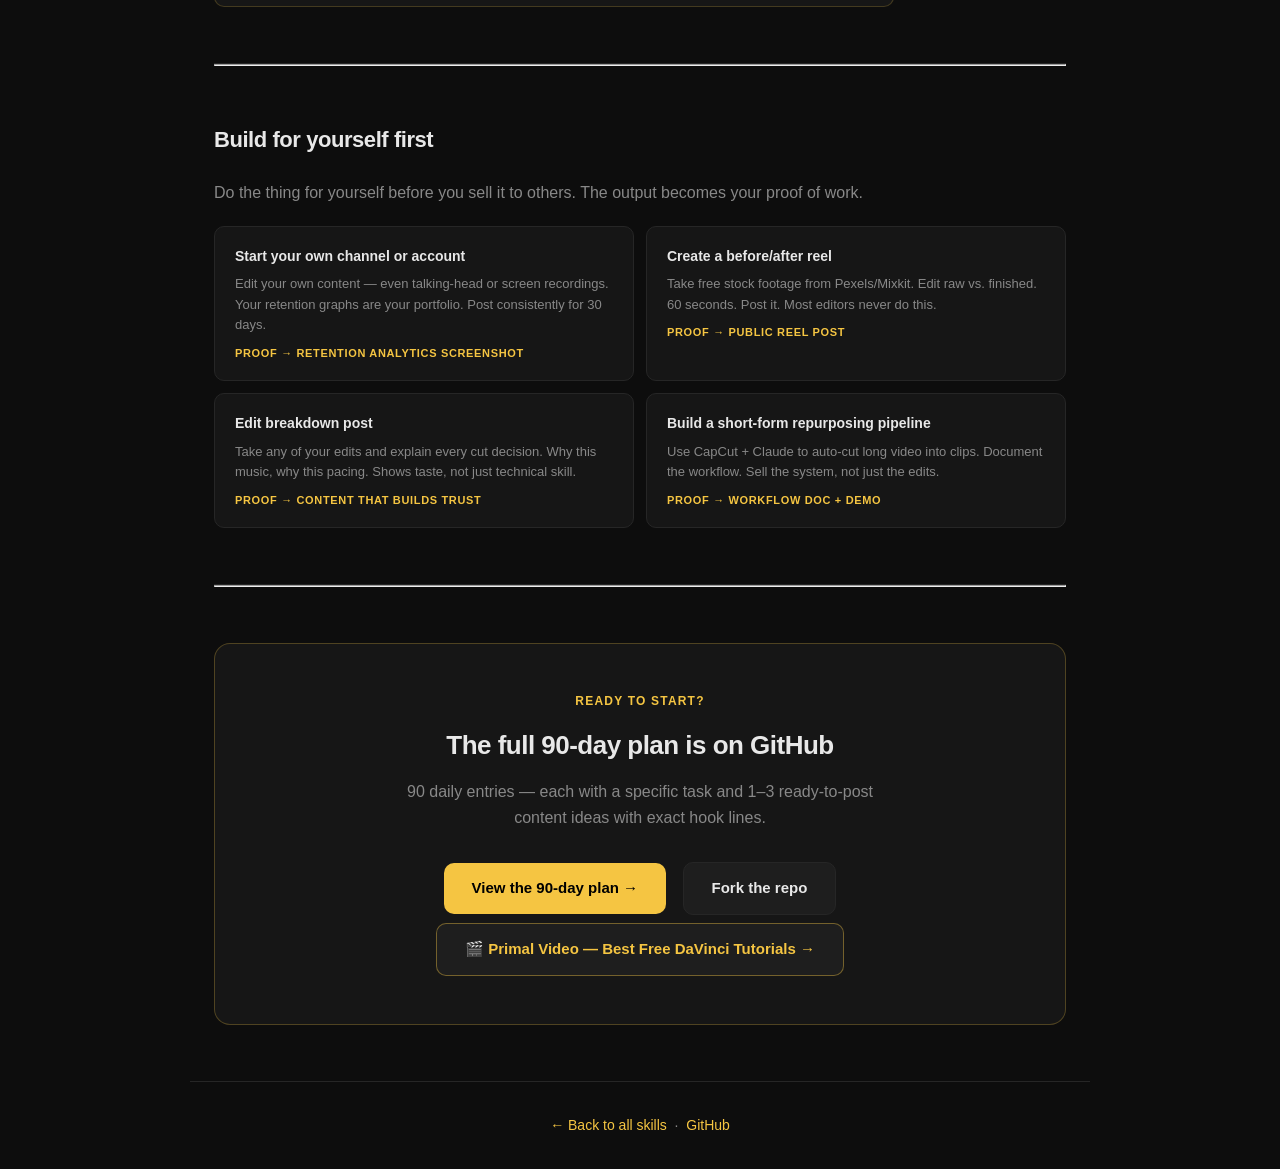
<file: docs/skills/video-editing.html>
<!DOCTYPE html>
<html lang="en">
<head>
  <meta charset="UTF-8" /><meta name="viewport" content="width=device-width, initial-scale=1.0" />
  <title>Video Editing — 90-Day Skill Playbook</title>
  <link rel="stylesheet" href="skill.css" />
</head>
<body>
  <nav><a href="../index.html">← All Skills</a></nav>
  <header>
    <div class="header-inner">
      <div class="tags"><span class="tag tm">Making</span><span class="tag td">Designing</span></div>
      <h1>Video Editing</h1>
      <p class="tagline">Every creator, brand, and business needs video. You can be the person who makes it good.</p>
      <div class="income-row">
        <span class="income">$50k–$100k/yr employed</span>
        <span class="dot">·</span>
        <span class="income">$40–$150/hr freelance</span>
        <span class="dot">·</span>
        <span class="income highlight">First client possible by Day 45</span>
      </div>
    </div>
  </header>

  <main>
    <section class="sec">
      <h2>Why this skill</h2>
      <p>YouTube alone has created an insane demand for skilled editors. Every serious creator needs one — and the moment they can afford to outsource it, they do. That's your opening. Add short-form (Reels, TikTok, Shorts) and the demand has tripled in the last three years. The bar for quality is rising and the volume of content is exploding.</p>
      <p style="margin-top:12px">The strategic play: edit for a creator who's growing. Negotiate rev share early. Shaan's MrBeast example — being the editor of a growing channel is worth equity, not just a paycheck.</p>
    </section>

    <section class="sec">
      <h2>Shaan's framework mapping</h2>
      <div class="map-grid">
        <div class="map-card primary"><div class="map-lbl">Primary</div><div class="map-cat">Making</div><p>You take raw footage and produce a finished product — a video that didn't exist before you touched it.</p></div>
        <div class="map-card"><div class="map-lbl">Secondary</div><div class="map-cat">Designing</div><p>Great editing requires taste: pacing, color grading, motion, visual storytelling. That's design.</p></div>
      </div>
    </section>

    <section class="sec">
      <h2>How it becomes equity</h2>
      <div class="equity-grid">
        <div class="eq"><div class="eq-lbl">Content</div><p>Build your own YouTube channel around the editing process — tutorials, breakdowns, and behind-the-scenes. That audience becomes your inbound client pipeline.</p></div>
        <div class="eq"><div class="eq-lbl">Code</div><p>LUT packs, templates, preset stores on Gumroad. Make once, sell forever. Productized editing services at fixed price packages.</p></div>
        <div class="eq"><div class="eq-lbl">Capital</div><p>Partner with creators early for equity or rev share instead of a flat fee. Be the editor of the next channel that blows up.</p></div>
      </div>
    </section>

    <section class="sec">
      <h2>The 90-day path</h2>
      <div class="phases">
        <div class="phase"><div class="phase-n">Days 1–30</div><div class="phase-name">Foundation</div><p>DaVinci Resolve basics, cuts, transitions, your first complete edit. Understanding the timeline, color basics, and audio.</p></div>
        <div class="phase"><div class="phase-n">Days 31–60</div><div class="phase-name">Application</div><p>Color grading, sound design, music sync. YouTube-style long-form edits. Short-form Reels and TikTok cuts.</p></div>
        <div class="phase"><div class="phase-n">Days 61–90</div><div class="phase-name">Monetization</div><p>Portfolio reel, cold outreach to creators, first paid gig. Target small YouTubers and podcast editors first.</p></div>
      </div>
    </section>

    <section class="sec">
      <h2>Top free resources</h2>
      <ul class="resources">
        <li><span class="res-lbl">Tool</span> DaVinci Resolve — free, industry-grade, best color tools available</li>
        <li><span class="res-lbl">YouTube</span> Casey Faris and Darren Mostyn — DaVinci Resolve tutorials</li>
        <li><span class="res-lbl">Practice</span> Free stock footage: Pexels.com and Mixkit.co — edit daily</li>
        <li><span class="res-lbl">Community</span> r/editors, Motion Array community, VideoEditing subreddit</li>
        <li><span class="res-lbl">Study</span> Watch MrBeast's editor breakdown videos — study what makes edits great</li>
      </ul>
    </section>

    <section class="sec">
      <h2>AI vs. human breakdown</h2>
      <p class="sec" style="padding:0 0 24px;border:none;font-size:16px;color:var(--muted);line-height:1.7;max-width:680px">Which sub-tasks to hand off, collaborate on, or protect as human judgment — so you work on the 20% that actually matters.</p>
      <div class="ai-table">
        <div class="ai-row">
          <div class="ai-mode del">🤖 Delegate to AI</div>
          <div class="ai-tasks"><span class="ai-task">Auto-captions & subtitles</span><span class="ai-task">Noise reduction & audio cleanup</span><span class="ai-task">Rough assembly cut from transcript</span><span class="ai-task">Color matching across clips</span><span class="ai-task">B-roll tagging & search</span><span class="ai-task">Chapter markers & timestamps</span></div>
        </div>
        <div class="ai-row">
          <div class="ai-mode aug">⚡ Augment with AI</div>
          <div class="ai-tasks"><span class="ai-task">Music selection & sync points</span><span class="ai-task">Color grade refinement</span><span class="ai-task">Pacing adjustments</span><span class="ai-task">Platform format optimization (16:9, 9:16, 1:1)</span><span class="ai-task">Motion graphics from templates</span></div>
        </div>
        <div class="ai-row">
          <div class="ai-mode hum">👤 Human-majority</div>
          <div class="ai-tasks"><span class="ai-task">Narrative flow — what to cut for impact</span><span class="ai-task">Emotional pacing (when to breathe, when to hit)</span><span class="ai-task">Thumbnail creative direction</span><span class="ai-task">Creator's brand voice & style</span><span class="ai-task">Storytelling judgment</span><span class="ai-task">Knowing what makes the story land</span></div>
        </div>
      </div>
    </section>

    <hr class="div" />

    <section class="sec">
      <h2>How to sell this skill</h2>
      <p class="sec" style="padding:0 0 24px;border:none;font-size:16px;color:var(--muted);line-height:1.7;max-width:680px">The pitch, the proof, what you hand over, and what the client actually measures.</p>
      <div class="sell-grid">
        <div class="sell-card">
          <div class="sell-lbl">Your pitch</div>
          <p>"Send me your raw footage. I'll send back a finished edit — captions, music, color grade — in 48 hours. First video is free so you can see the quality."</p>
        </div>
        <div class="sell-card">
          <div class="sell-lbl">Proof that closes</div>
          <ul><li>15-second before/after clip (raw vs. finished)</li><li>Portfolio reel: 60–90 seconds of your best cuts</li><li>Retention graph from a video you edited (screenshot)</li><li>3 finished videos across different styles/formats</li></ul>
        </div>
        <div class="sell-card">
          <div class="sell-lbl">What you deliver</div>
          <ul><li>Finished video file (H.264, platform-spec)</li><li>SRT caption file</li><li>Thumbnail (if in scope)</li><li>Short-form cut for Reels/Shorts (if agreed)</li><li>Project file on request</li></ul>
        </div>
        <div class="sell-card">
          <div class="sell-lbl">Outcomes to promise</div>
          <span class="outcomes-note">Only things you control</span>
          <ul><li>Edit delivered within 48–72hr turnaround</li><li>2 revision rounds per video</li><li>Captions, color grade, and transitions per brand guide</li><li>Exported in all required formats (YouTube, Reels, TikTok)</li><li>Project files delivered on request</li></ul>
        </div>
      </div>
    </section>

    
    <hr class="div" />

    <section class="sec">
      <h2>Fastest path to first client</h2>
      <p class="sec" style="padding:0 0 24px;border:none;font-size:16px;color:var(--muted);line-height:1.7;max-width:680px">No cold blast. No waiting 60 days. Here's the exact sequence to land client #1.</p>
      <div class="fast-client">
        <div class="fc-badge">First client in ~3–7 days</div>
        <ol class="fc-steps">
          <li><strong>Day 1:</strong> DM 5 YouTubers in your niche with 1k–50k subscribers. Offer to edit their next video for free as a paid test if they like it. Creators are always looking — the bottleneck is finding reliable editors, not budget.</li>
          <li><strong>Days 2–3:</strong> Join creator Discord servers and Twitter/X creator communities. Many post "editor needed" every week. Search "looking for editor" on Twitter and respond same day.</li>
          <li><strong>Days 4–5:</strong> Post a before/after edit — a raw clip vs. your edited version — on Twitter, TikTok, or LinkedIn. Make the edit itself the pitch. Show your style in 60 seconds.</li>
          <li><strong>Days 6–7:</strong> Apply to the Creator Wizard newsletter job board and VideoEditorJobs.co. These have real postings from paid creators who already budget for editors.</li>
        </ol>
        <div class="fc-skip">⚡ Do NOT pitch big channels first. Start with 1k–50k subs — they respond faster, give more creative control, and often become long-term retainer clients.</div>
      </div>
    </section>

    <hr class="div" />

    <section class="sec">
      <h2>Proven offers &amp; premium pricing</h2>
      <p class="sec" style="padding:0 0 20px;border:none;font-size:16px;color:var(--muted);line-height:1.7;max-width:680px">What people actually pay for right now — and the spread between commodity and premium rates.</p>
      <div class="offer-hdr-row">
        <div class="offer-hdr">Offer</div>
        <div class="offer-hdr">Commodity</div>
        <div class="offer-hdr" style="color:var(--green)">Premium</div>
      </div>
      <div class="offers-grid">
        <div class="offer-row">
          <div class="offer-name">Short-Form Content Package (10 clips/mo)<span>Brands, creators, coaches on social</span></div>
          <div class="offer-price">$500–$1.2k/mo</div>
          <div class="offer-price prem">$1.5k–$3k/mo</div>
        </div>        <div class="offer-row">
          <div class="offer-name">YouTube Long-Form Retainer (4 videos/mo)<span>YouTubers, educators, podcasters</span></div>
          <div class="offer-price">$600–$1.5k/mo</div>
          <div class="offer-price prem">$2k–$5k/mo</div>
        </div>        <div class="offer-row">
          <div class="offer-name">Podcast Video Edit + Clips<span>Podcasters going video-first</span></div>
          <div class="offer-price">$400–$800/ep</div>
          <div class="offer-price prem">$1k–$2.5k/ep</div>
        </div>        <div class="offer-row">
          <div class="offer-name">One-Off YouTube Edit (10–20 min)<span>Creators testing editors</span></div>
          <div class="offer-price">$150–$400</div>
          <div class="offer-price prem">$500–$1.5k</div>
        </div>      </div>
      <p style="font-size:14px;color:var(--muted);line-height:1.7;margin-top:16px;padding:16px 20px;background:var(--surface);border:1px solid rgba(245,197,66,.2);border-radius:var(--r)">💡 Retention is the product, not the file. Premium editors charge more because they understand pacing for their niche. A fitness editor who knows the audience charges 3x a generalist.</p>
    </section>

    <hr class="div" />

    <section class="sec">
      <h2>Build for yourself first</h2>
      <p class="sec" style="padding:0 0 20px;border:none;font-size:16px;color:var(--muted);line-height:1.7;max-width:680px">Do the thing for yourself before you sell it to others. The output becomes your proof of work.</p>
      <div class="byf-grid">
        <div class="byf-item">
          <h4>Start your own channel or account</h4>
          <p>Edit your own content — even talking-head or screen recordings. Your retention graphs are your portfolio. Post consistently for 30 days.</p>
          <div class="byf-proof">Proof → Retention analytics screenshot</div>
        </div>        <div class="byf-item">
          <h4>Create a before/after reel</h4>
          <p>Take free stock footage from Pexels/Mixkit. Edit raw vs. finished. 60 seconds. Post it. Most editors never do this.</p>
          <div class="byf-proof">Proof → Public reel post</div>
        </div>        <div class="byf-item">
          <h4>Edit breakdown post</h4>
          <p>Take any of your edits and explain every cut decision. Why this music, why this pacing. Shows taste, not just technical skill.</p>
          <div class="byf-proof">Proof → Content that builds trust</div>
        </div>        <div class="byf-item">
          <h4>Build a short-form repurposing pipeline</h4>
          <p>Use CapCut + Claude to auto-cut long video into clips. Document the workflow. Sell the system, not just the edits.</p>
          <div class="byf-proof">Proof → Workflow doc + demo</div>
        </div>      </div>
    </section>

    <hr class="div" />

    <div class="gh-cta">
      <p class="gh-label">Ready to start?</p>
      <h3>The full 90-day plan is on GitHub</h3>
      <p class="gh-sub">90 daily entries — each with a specific task and 1–3 ready-to-post content ideas with exact hook lines.</p>
      <a class="btn-gh" href="https://github.com/siddchauhan77/90-day-skill-playbook/tree/main/skills/03-video-editing" target="_blank">View the 90-day plan →</a>
      <a class="btn-fork" href="https://github.com/siddchauhan77/90-day-skill-playbook/fork" target="_blank">Fork the repo</a>
      <a class="btn-fork" href="https://www.youtube.com/@PrimalVideo" target="_blank" style="margin-top:8px;border-color:rgba(245,197,66,.4);color:var(--accent)">🎬 Primal Video — Best Free DaVinci Tutorials →</a>
    </div>
  </main>

  <footer><p><a href="../index.html">← Back to all skills</a> &nbsp;·&nbsp; <a href="https://github.com/siddchauhan77/90-day-skill-playbook">GitHub</a></p></footer>
</body>
</html>
</file>
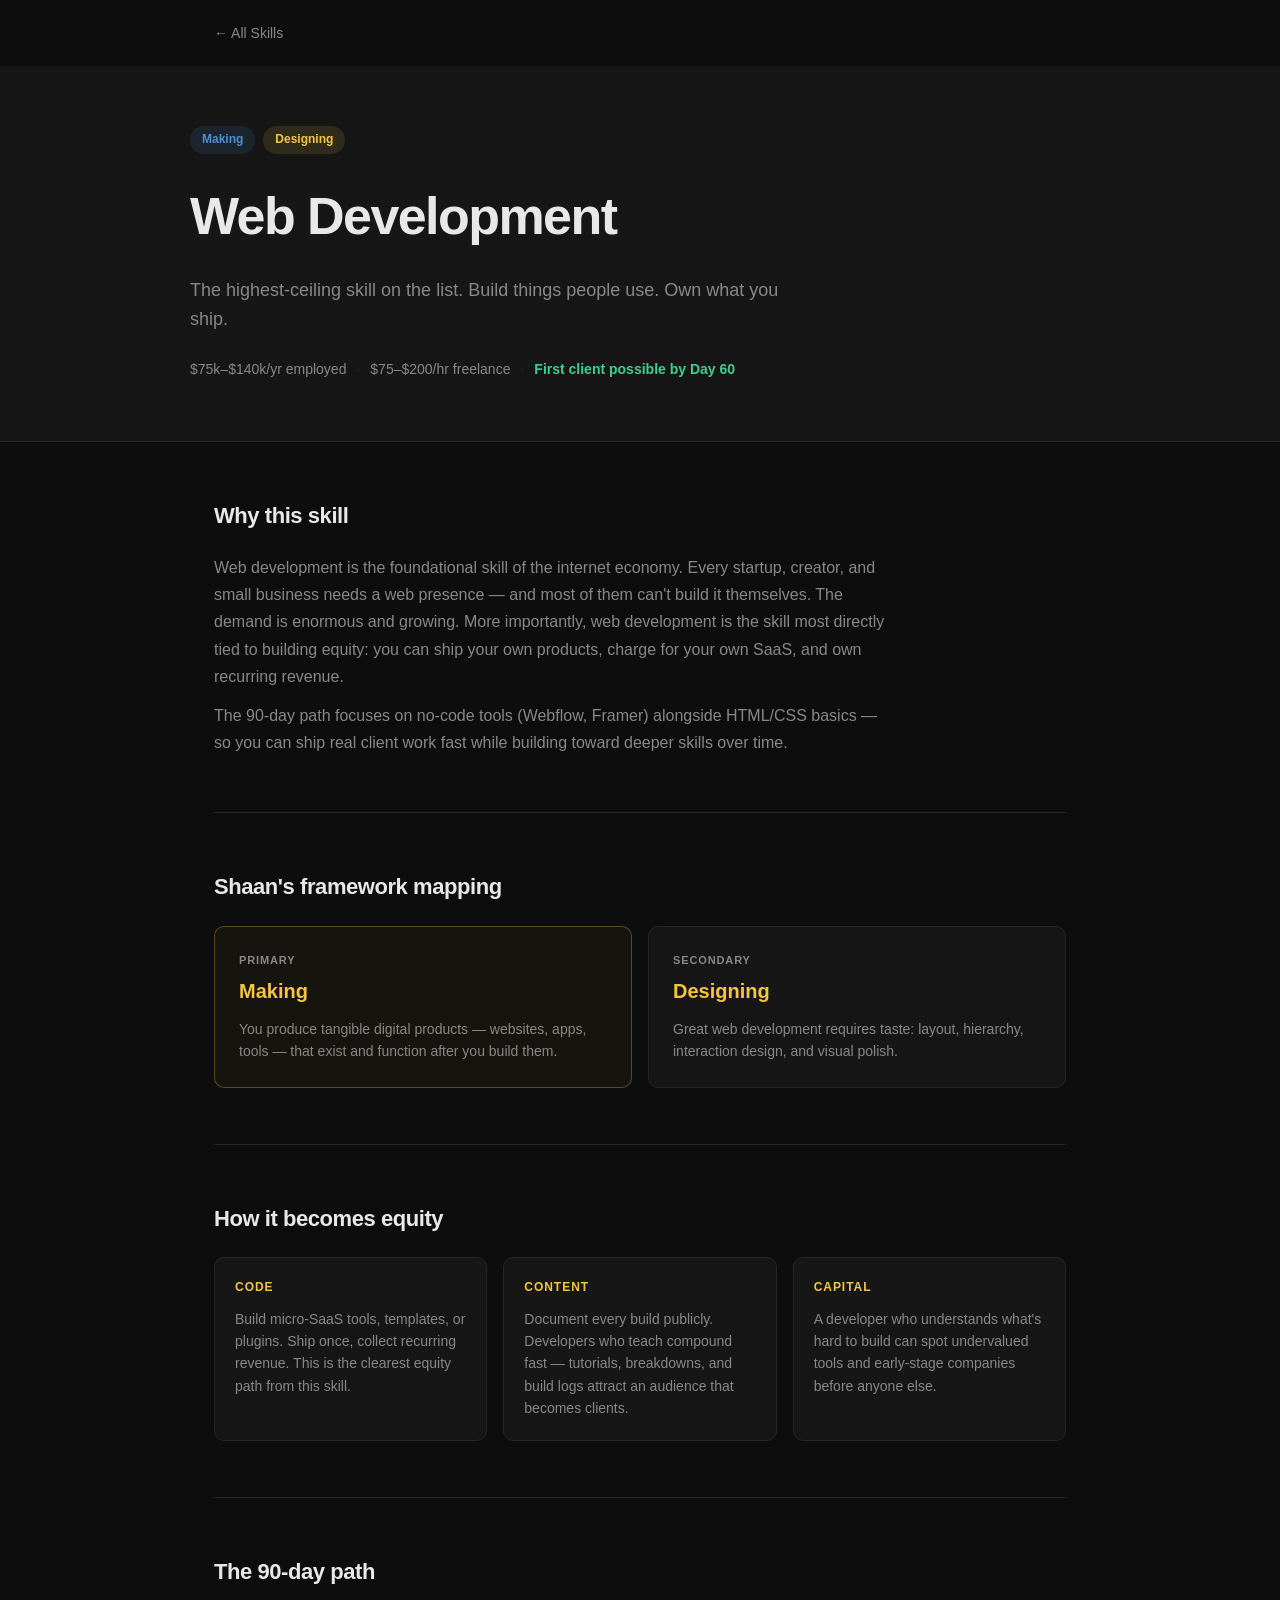
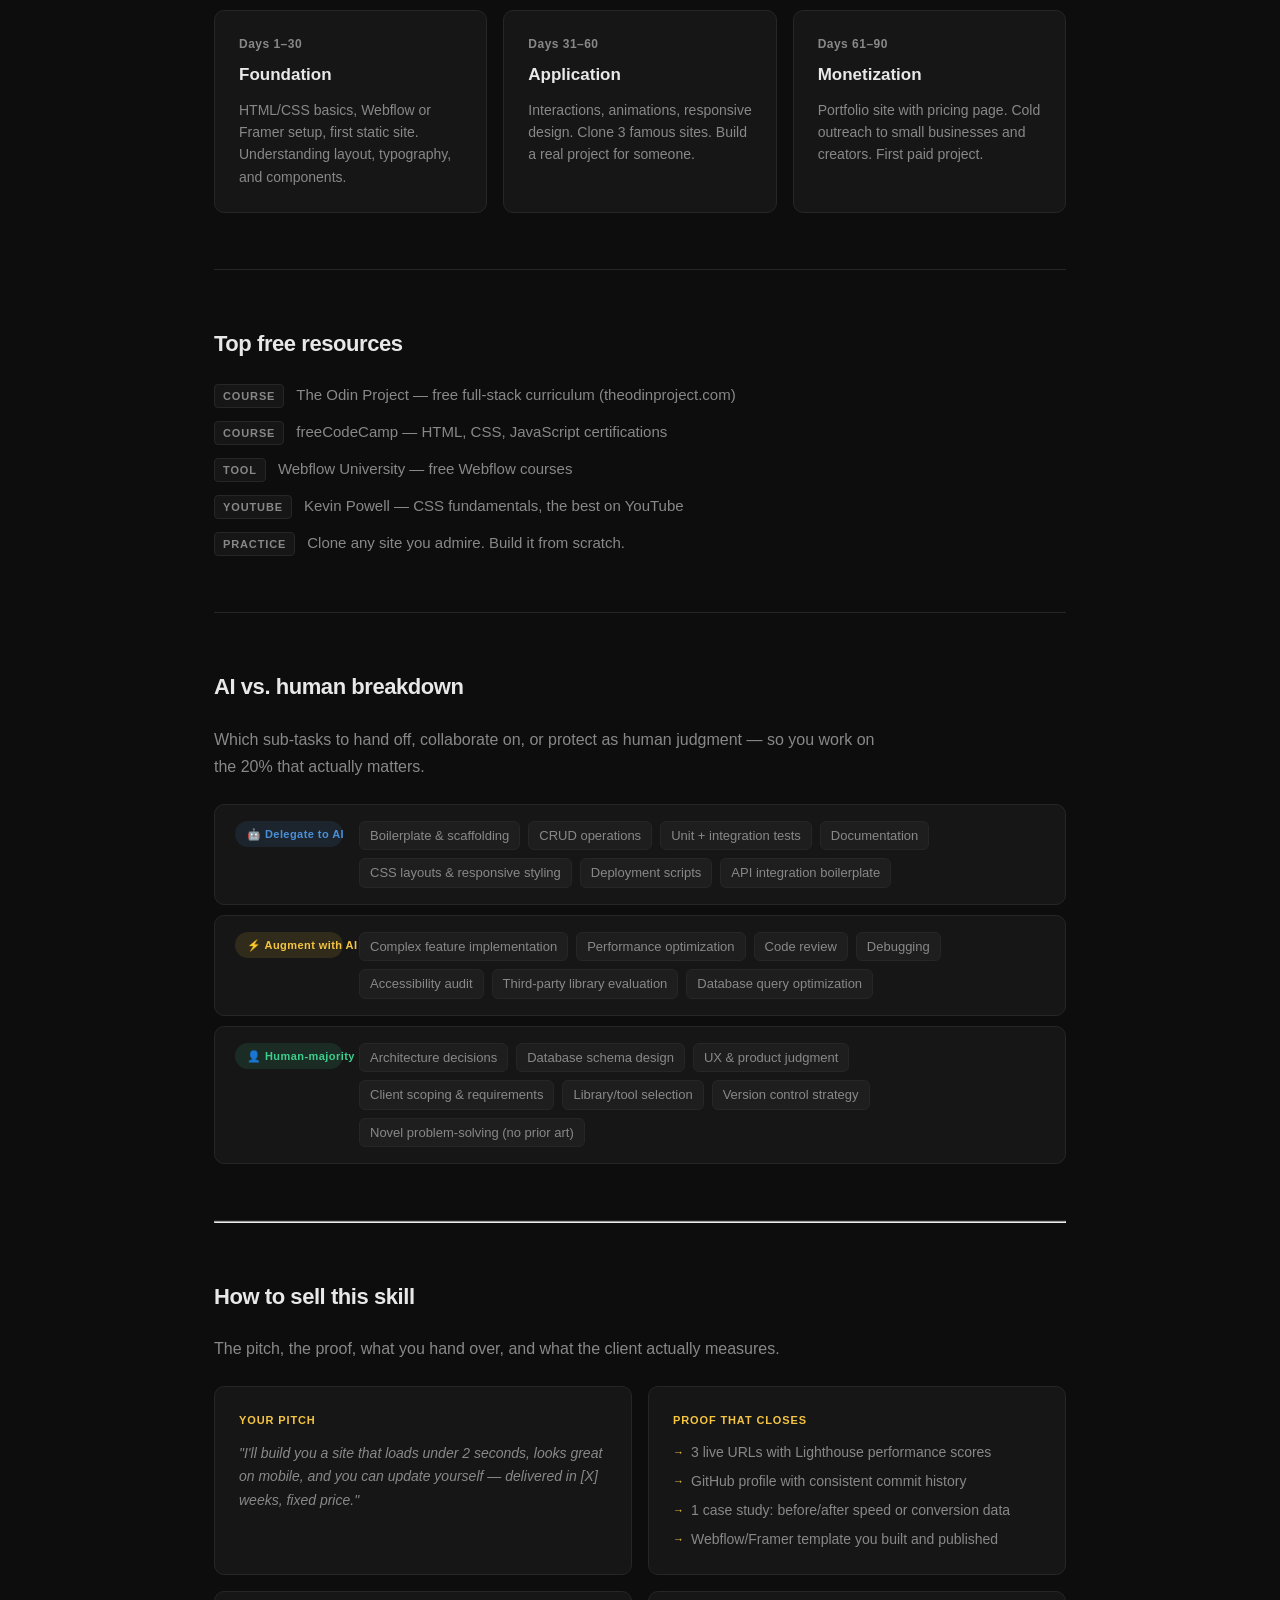
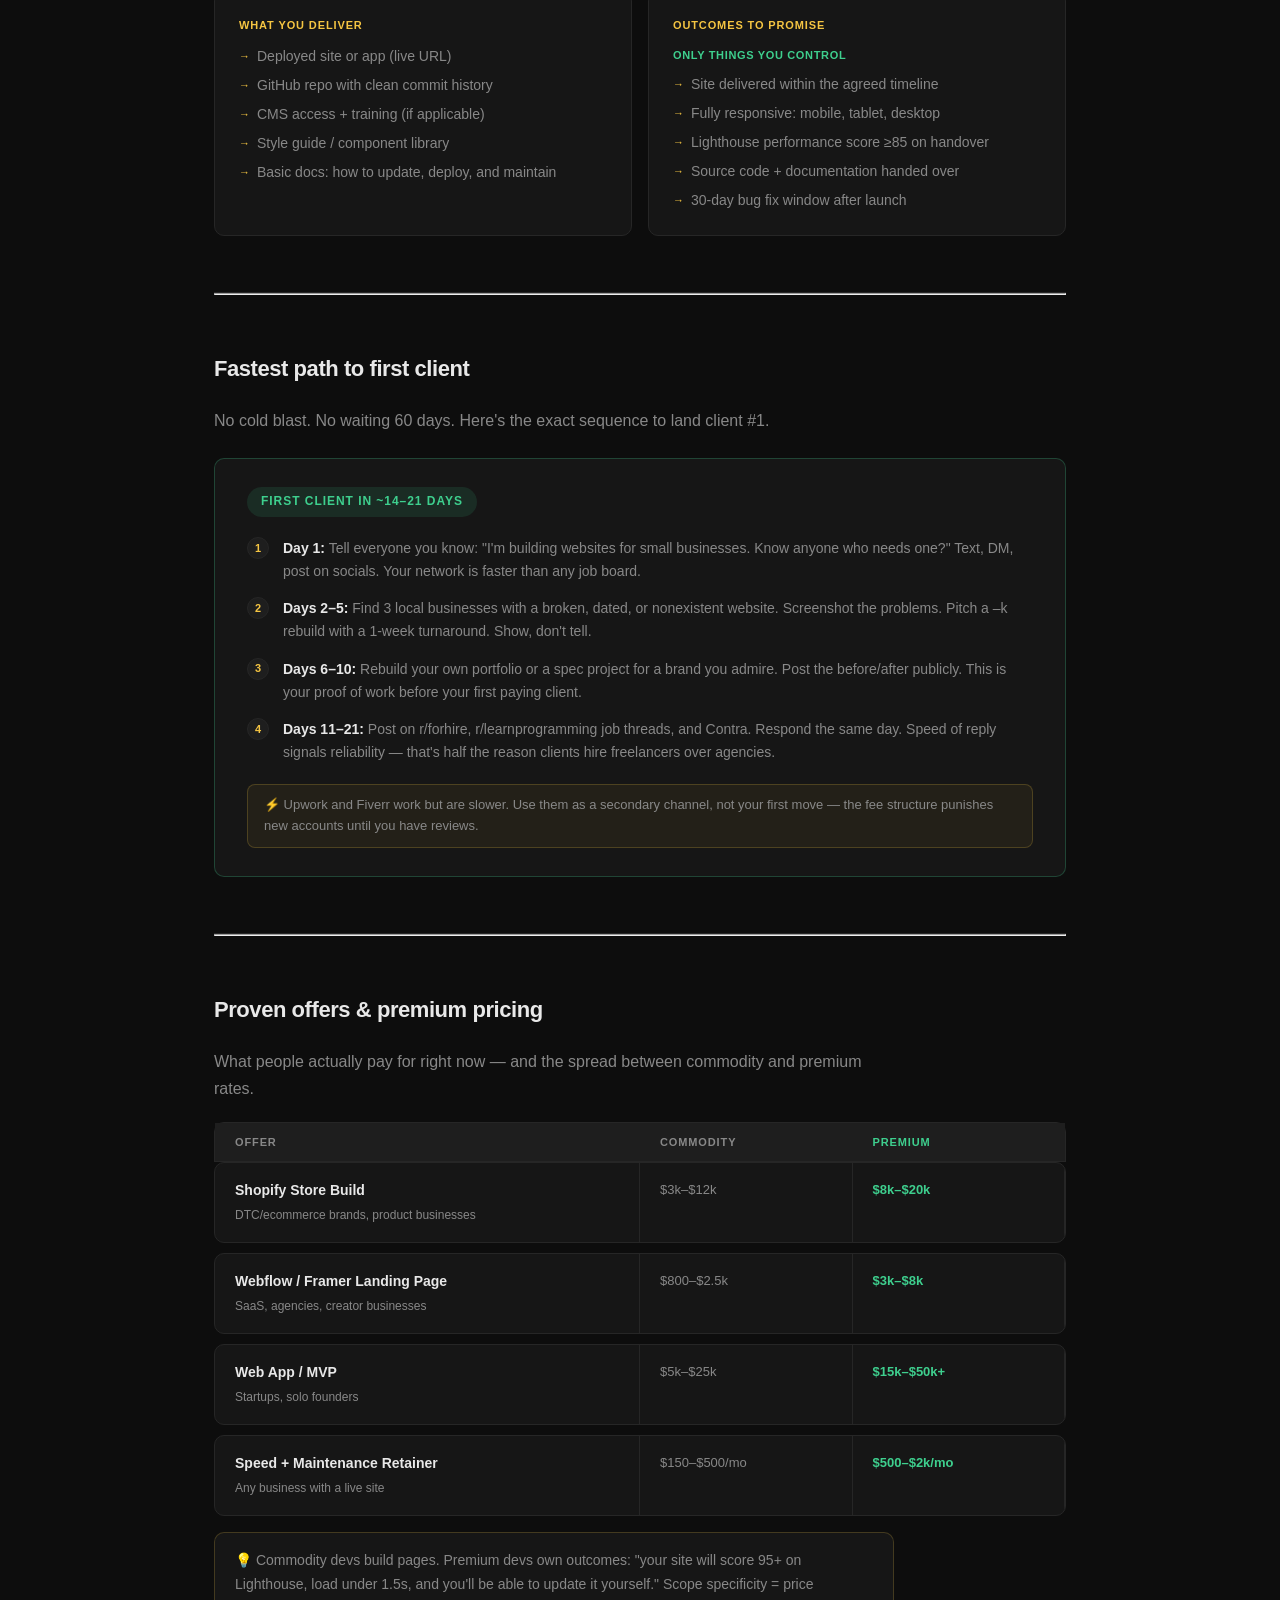
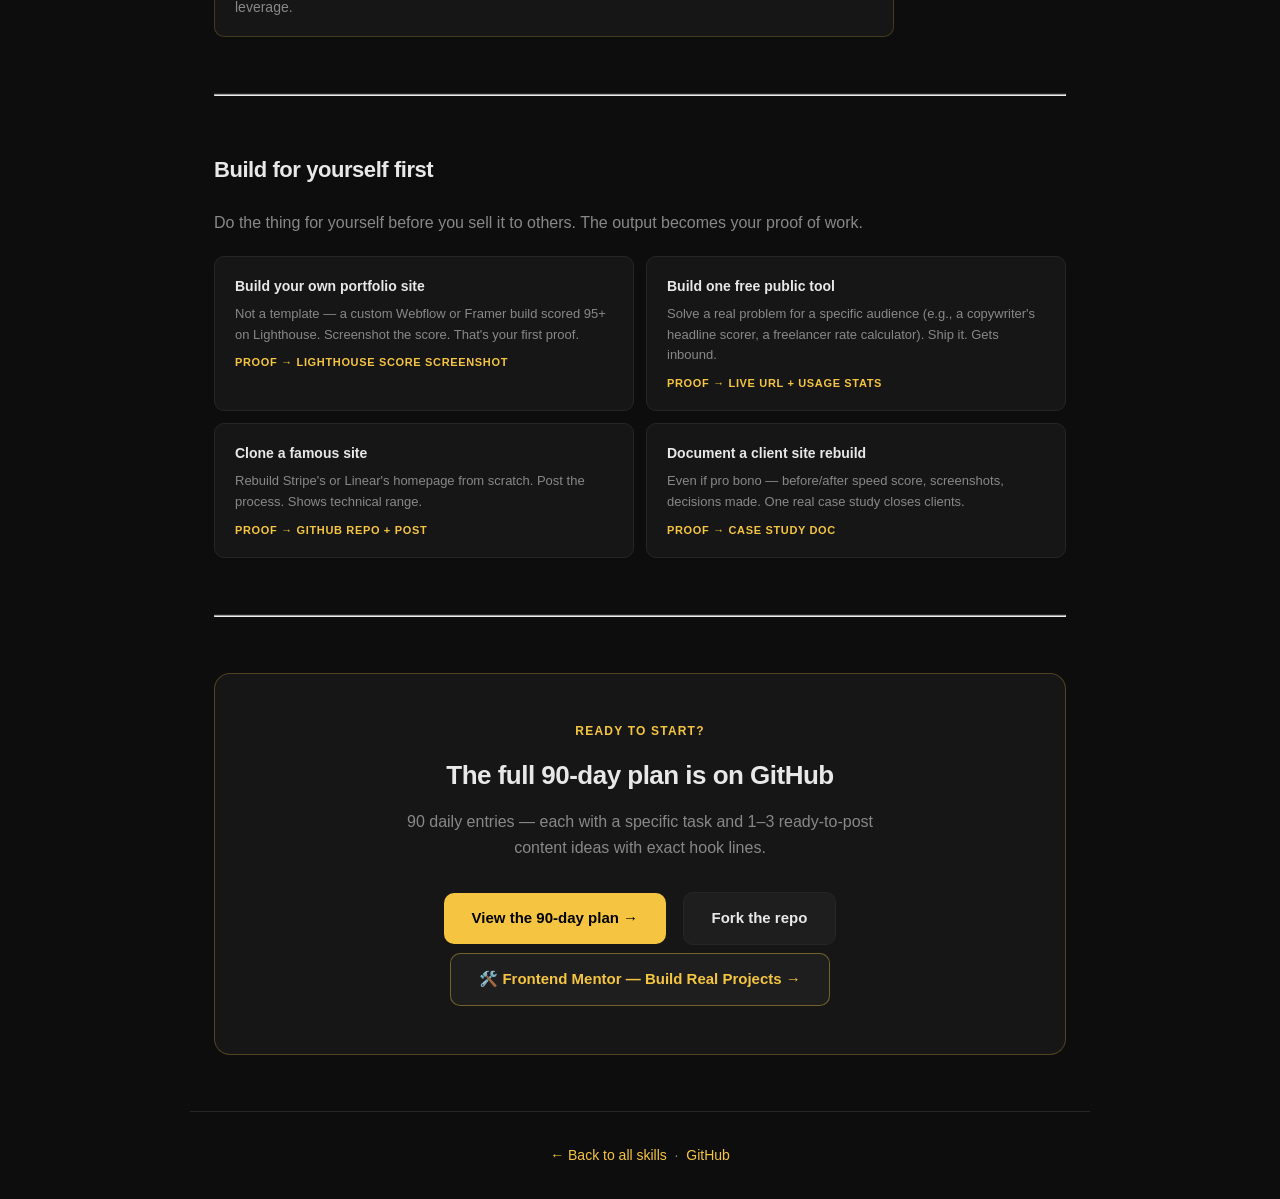
<file: docs/skills/web-development.html>
<!DOCTYPE html>
<html lang="en">
<head>
  <meta charset="UTF-8" /><meta name="viewport" content="width=device-width, initial-scale=1.0" />
  <title>Web Development — 90-Day Skill Playbook</title>
  <link rel="stylesheet" href="skill.css" />
</head>
<body>
  <nav><a href="../index.html">← All Skills</a></nav>
  <header>
    <div class="header-inner">
      <div class="tags"><span class="tag tm">Making</span><span class="tag td">Designing</span></div>
      <h1>Web Development</h1>
      <p class="tagline">The highest-ceiling skill on the list. Build things people use. Own what you ship.</p>
      <div class="income-row">
        <span class="income">$75k–$140k/yr employed</span>
        <span class="dot">·</span>
        <span class="income">$75–$200/hr freelance</span>
        <span class="dot">·</span>
        <span class="income highlight">First client possible by Day 60</span>
      </div>
    </div>
  </header>

  <main>
    <section class="sec">
      <h2>Why this skill</h2>
      <p>Web development is the foundational skill of the internet economy. Every startup, creator, and small business needs a web presence — and most of them can't build it themselves. The demand is enormous and growing. More importantly, web development is the skill most directly tied to building equity: you can ship your own products, charge for your own SaaS, and own recurring revenue.</p>
      <p style="margin-top:12px">The 90-day path focuses on no-code tools (Webflow, Framer) alongside HTML/CSS basics — so you can ship real client work fast while building toward deeper skills over time.</p>
    </section>

    <section class="sec">
      <h2>Shaan's framework mapping</h2>
      <div class="map-grid">
        <div class="map-card primary"><div class="map-lbl">Primary</div><div class="map-cat">Making</div><p>You produce tangible digital products — websites, apps, tools — that exist and function after you build them.</p></div>
        <div class="map-card"><div class="map-lbl">Secondary</div><div class="map-cat">Designing</div><p>Great web development requires taste: layout, hierarchy, interaction design, and visual polish.</p></div>
      </div>
    </section>

    <section class="sec">
      <h2>How it becomes equity</h2>
      <div class="equity-grid">
        <div class="eq"><div class="eq-lbl">Code</div><p>Build micro-SaaS tools, templates, or plugins. Ship once, collect recurring revenue. This is the clearest equity path from this skill.</p></div>
        <div class="eq"><div class="eq-lbl">Content</div><p>Document every build publicly. Developers who teach compound fast — tutorials, breakdowns, and build logs attract an audience that becomes clients.</p></div>
        <div class="eq"><div class="eq-lbl">Capital</div><p>A developer who understands what's hard to build can spot undervalued tools and early-stage companies before anyone else.</p></div>
      </div>
    </section>

    <section class="sec">
      <h2>The 90-day path</h2>
      <div class="phases">
        <div class="phase"><div class="phase-n">Days 1–30</div><div class="phase-name">Foundation</div><p>HTML/CSS basics, Webflow or Framer setup, first static site. Understanding layout, typography, and components.</p></div>
        <div class="phase"><div class="phase-n">Days 31–60</div><div class="phase-name">Application</div><p>Interactions, animations, responsive design. Clone 3 famous sites. Build a real project for someone.</p></div>
        <div class="phase"><div class="phase-n">Days 61–90</div><div class="phase-name">Monetization</div><p>Portfolio site with pricing page. Cold outreach to small businesses and creators. First paid project.</p></div>
      </div>
    </section>

    <section class="sec">
      <h2>Top free resources</h2>
      <ul class="resources">
        <li><span class="res-lbl">Course</span> The Odin Project — free full-stack curriculum (theodinproject.com)</li>
        <li><span class="res-lbl">Course</span> freeCodeCamp — HTML, CSS, JavaScript certifications</li>
        <li><span class="res-lbl">Tool</span> Webflow University — free Webflow courses</li>
        <li><span class="res-lbl">YouTube</span> Kevin Powell — CSS fundamentals, the best on YouTube</li>
        <li><span class="res-lbl">Practice</span> Clone any site you admire. Build it from scratch.</li>
      </ul>
    </section>

    <section class="sec">
      <h2>AI vs. human breakdown</h2>
      <p class="sec" style="padding:0 0 24px;border:none;font-size:16px;color:var(--muted);line-height:1.7;max-width:680px">Which sub-tasks to hand off, collaborate on, or protect as human judgment — so you work on the 20% that actually matters.</p>
      <div class="ai-table">
        <div class="ai-row">
          <div class="ai-mode del">🤖 Delegate to AI</div>
          <div class="ai-tasks"><span class="ai-task">Boilerplate & scaffolding</span><span class="ai-task">CRUD operations</span><span class="ai-task">Unit + integration tests</span><span class="ai-task">Documentation</span><span class="ai-task">CSS layouts & responsive styling</span><span class="ai-task">Deployment scripts</span><span class="ai-task">API integration boilerplate</span></div>
        </div>
        <div class="ai-row">
          <div class="ai-mode aug">⚡ Augment with AI</div>
          <div class="ai-tasks"><span class="ai-task">Complex feature implementation</span><span class="ai-task">Performance optimization</span><span class="ai-task">Code review</span><span class="ai-task">Debugging</span><span class="ai-task">Accessibility audit</span><span class="ai-task">Third-party library evaluation</span><span class="ai-task">Database query optimization</span></div>
        </div>
        <div class="ai-row">
          <div class="ai-mode hum">👤 Human-majority</div>
          <div class="ai-tasks"><span class="ai-task">Architecture decisions</span><span class="ai-task">Database schema design</span><span class="ai-task">UX & product judgment</span><span class="ai-task">Client scoping & requirements</span><span class="ai-task">Library/tool selection</span><span class="ai-task">Version control strategy</span><span class="ai-task">Novel problem-solving (no prior art)</span></div>
        </div>
      </div>
    </section>

    <hr class="div" />

    <section class="sec">
      <h2>How to sell this skill</h2>
      <p class="sec" style="padding:0 0 24px;border:none;font-size:16px;color:var(--muted);line-height:1.7;max-width:680px">The pitch, the proof, what you hand over, and what the client actually measures.</p>
      <div class="sell-grid">
        <div class="sell-card">
          <div class="sell-lbl">Your pitch</div>
          <p>"I'll build you a site that loads under 2 seconds, looks great on mobile, and you can update yourself — delivered in [X] weeks, fixed price."</p>
        </div>
        <div class="sell-card">
          <div class="sell-lbl">Proof that closes</div>
          <ul><li>3 live URLs with Lighthouse performance scores</li><li>GitHub profile with consistent commit history</li><li>1 case study: before/after speed or conversion data</li><li>Webflow/Framer template you built and published</li></ul>
        </div>
        <div class="sell-card">
          <div class="sell-lbl">What you deliver</div>
          <ul><li>Deployed site or app (live URL)</li><li>GitHub repo with clean commit history</li><li>CMS access + training (if applicable)</li><li>Style guide / component library</li><li>Basic docs: how to update, deploy, and maintain</li></ul>
        </div>
        <div class="sell-card">
          <div class="sell-lbl">Outcomes to promise</div>
          <span class="outcomes-note">Only things you control</span>
          <ul><li>Site delivered within the agreed timeline</li><li>Fully responsive: mobile, tablet, desktop</li><li>Lighthouse performance score ≥85 on handover</li><li>Source code + documentation handed over</li><li>30-day bug fix window after launch</li></ul>
        </div>
      </div>
    </section>

    
    <hr class="div" />

    <section class="sec">
      <h2>Fastest path to first client</h2>
      <p class="sec" style="padding:0 0 24px;border:none;font-size:16px;color:var(--muted);line-height:1.7;max-width:680px">No cold blast. No waiting 60 days. Here's the exact sequence to land client #1.</p>
      <div class="fast-client">
        <div class="fc-badge">First client in ~14–21 days</div>
        <ol class="fc-steps">
          <li><strong>Day 1:</strong> Tell everyone you know: "I'm building websites for small businesses. Know anyone who needs one?" Text, DM, post on socials. Your network is faster than any job board.</li>
          <li><strong>Days 2–5:</strong> Find 3 local businesses with a broken, dated, or nonexistent website. Screenshot the problems. Pitch a –k rebuild with a 1-week turnaround. Show, don't tell.</li>
          <li><strong>Days 6–10:</strong> Rebuild your own portfolio or a spec project for a brand you admire. Post the before/after publicly. This is your proof of work before your first paying client.</li>
          <li><strong>Days 11–21:</strong> Post on r/forhire, r/learnprogramming job threads, and Contra. Respond the same day. Speed of reply signals reliability — that's half the reason clients hire freelancers over agencies.</li>
        </ol>
        <div class="fc-skip">⚡ Upwork and Fiverr work but are slower. Use them as a secondary channel, not your first move — the fee structure punishes new accounts until you have reviews.</div>
      </div>
    </section>

    <hr class="div" />

    <section class="sec">
      <h2>Proven offers &amp; premium pricing</h2>
      <p class="sec" style="padding:0 0 20px;border:none;font-size:16px;color:var(--muted);line-height:1.7;max-width:680px">What people actually pay for right now — and the spread between commodity and premium rates.</p>
      <div class="offer-hdr-row">
        <div class="offer-hdr">Offer</div>
        <div class="offer-hdr">Commodity</div>
        <div class="offer-hdr" style="color:var(--green)">Premium</div>
      </div>
      <div class="offers-grid">
        <div class="offer-row">
          <div class="offer-name">Shopify Store Build<span>DTC/ecommerce brands, product businesses</span></div>
          <div class="offer-price">$3k–$12k</div>
          <div class="offer-price prem">$8k–$20k</div>
        </div>        <div class="offer-row">
          <div class="offer-name">Webflow / Framer Landing Page<span>SaaS, agencies, creator businesses</span></div>
          <div class="offer-price">$800–$2.5k</div>
          <div class="offer-price prem">$3k–$8k</div>
        </div>        <div class="offer-row">
          <div class="offer-name">Web App / MVP<span>Startups, solo founders</span></div>
          <div class="offer-price">$5k–$25k</div>
          <div class="offer-price prem">$15k–$50k+</div>
        </div>        <div class="offer-row">
          <div class="offer-name">Speed + Maintenance Retainer<span>Any business with a live site</span></div>
          <div class="offer-price">$150–$500/mo</div>
          <div class="offer-price prem">$500–$2k/mo</div>
        </div>      </div>
      <p style="font-size:14px;color:var(--muted);line-height:1.7;margin-top:16px;padding:16px 20px;background:var(--surface);border:1px solid rgba(245,197,66,.2);border-radius:var(--r)">💡 Commodity devs build pages. Premium devs own outcomes: "your site will score 95+ on Lighthouse, load under 1.5s, and you'll be able to update it yourself." Scope specificity = price leverage.</p>
    </section>

    <hr class="div" />

    <section class="sec">
      <h2>Build for yourself first</h2>
      <p class="sec" style="padding:0 0 20px;border:none;font-size:16px;color:var(--muted);line-height:1.7;max-width:680px">Do the thing for yourself before you sell it to others. The output becomes your proof of work.</p>
      <div class="byf-grid">
        <div class="byf-item">
          <h4>Build your own portfolio site</h4>
          <p>Not a template — a custom Webflow or Framer build scored 95+ on Lighthouse. Screenshot the score. That's your first proof.</p>
          <div class="byf-proof">Proof → Lighthouse score screenshot</div>
        </div>        <div class="byf-item">
          <h4>Build one free public tool</h4>
          <p>Solve a real problem for a specific audience (e.g., a copywriter's headline scorer, a freelancer rate calculator). Ship it. Gets inbound.</p>
          <div class="byf-proof">Proof → Live URL + usage stats</div>
        </div>        <div class="byf-item">
          <h4>Clone a famous site</h4>
          <p>Rebuild Stripe's or Linear's homepage from scratch. Post the process. Shows technical range.</p>
          <div class="byf-proof">Proof → GitHub repo + post</div>
        </div>        <div class="byf-item">
          <h4>Document a client site rebuild</h4>
          <p>Even if pro bono — before/after speed score, screenshots, decisions made. One real case study closes clients.</p>
          <div class="byf-proof">Proof → Case study doc</div>
        </div>      </div>
    </section>

    <hr class="div" />

    <div class="gh-cta">
      <div class="gh-inner">
        <p class="gh-label">Ready to start?</p>
        <h3>The full 90-day plan is on GitHub</h3>
        <p class="gh-sub">90 daily entries — each with a specific task and 1–3 ready-to-post content ideas with exact hook lines.</p>
        <a class="btn-gh" href="https://github.com/siddchauhan77/90-day-skill-playbook/tree/main/skills/02-web-development" target="_blank">View the 90-day plan →</a>
        <a class="btn-fork" href="https://github.com/siddchauhan77/90-day-skill-playbook/fork" target="_blank">Fork the repo</a>
      <a class="btn-fork" href="https://www.frontendmentor.io" target="_blank" style="margin-top:8px;border-color:rgba(245,197,66,.4);color:var(--accent)">🛠️ Frontend Mentor — Build Real Projects →</a>
      </div>
    </div>
  </main>

  <footer><p><a href="../index.html">← Back to all skills</a> &nbsp;·&nbsp; <a href="https://github.com/siddchauhan77/90-day-skill-playbook">GitHub</a></p></footer>
</body>
</html>
</file>
<file: docs/skills/skill.css>
*, *::before, *::after { box-sizing: border-box; margin: 0; padding: 0; }
:root {
  --bg: #0d0d0d; --surface: #161616; --surface2: #1e1e1e; --border: #262626;
  --text: #e8e8e8; --muted: #888; --accent: #f5c542; --accent2: #4a90d9;
  --green: #3ecf8e; --r: 10px;
}
body { background: var(--bg); color: var(--text); font-family: -apple-system, BlinkMacSystemFont, 'Segoe UI', sans-serif; line-height: 1.65; }
a { color: var(--accent); text-decoration: none; }
a:hover { text-decoration: underline; }

nav { padding: 20px 24px; max-width: 900px; margin: 0 auto; }
nav a { font-size: 14px; color: var(--muted); font-weight: 500; }
nav a:hover { color: var(--text); }

header { background: var(--surface); border-bottom: 1px solid var(--border); padding: 60px 24px; }
.header-inner { max-width: 900px; margin: 0 auto; }
.tags { display: flex; gap: 8px; margin-bottom: 20px; }
.tag { padding: 4px 12px; border-radius: 100px; font-size: 12px; font-weight: 600; }
.ts { background: rgba(62,207,142,.12); color: #3ecf8e; }
.tm { background: rgba(74,144,217,.12); color: #4a90d9; }
.td { background: rgba(245,197,66,.12); color: #f5c542; }
.th { background: rgba(200,100,255,.12); color: #c864ff; }
h1 { font-size: clamp(32px, 5vw, 52px); font-weight: 800; letter-spacing: -.03em; margin-bottom: 16px; }
.tagline { font-size: 18px; color: var(--muted); max-width: 600px; line-height: 1.6; margin-bottom: 24px; }
.income-row { display: flex; align-items: center; gap: 10px; flex-wrap: wrap; font-size: 14px; }
.income { color: var(--muted); }
.income.highlight { color: var(--green); font-weight: 600; }
.dot { color: var(--border); }

main { max-width: 900px; margin: 0 auto; padding: 0 24px; }
.sec { padding: 56px 0; border-bottom: 1px solid var(--border); }
.sec:last-child { border-bottom: none; }
.sec h2 { font-size: 22px; font-weight: 700; letter-spacing: -.02em; margin-bottom: 20px; }
.sec p { font-size: 16px; color: var(--muted); line-height: 1.7; max-width: 680px; }

/* framework mapping */
.map-grid { display: grid; grid-template-columns: 1fr 1fr; gap: 16px; }
.map-card { background: var(--surface); border: 1px solid var(--border); border-radius: var(--r); padding: 24px; }
.map-card.primary { border-color: rgba(245,197,66,.3); background: rgba(245,197,66,.04); }
.map-lbl { font-size: 11px; font-weight: 700; letter-spacing: .08em; text-transform: uppercase; color: var(--muted); margin-bottom: 6px; }
.map-cat { font-size: 20px; font-weight: 700; color: var(--accent); margin-bottom: 10px; }
.map-card p { font-size: 14px; color: var(--muted); line-height: 1.6; }

/* equity */
.equity-grid { display: grid; grid-template-columns: repeat(3, 1fr); gap: 16px; }
.eq { background: var(--surface); border: 1px solid var(--border); border-radius: var(--r); padding: 20px; }
.eq-lbl { font-size: 12px; font-weight: 700; letter-spacing: .08em; text-transform: uppercase; color: var(--accent); margin-bottom: 10px; }
.eq p { font-size: 14px; color: var(--muted); line-height: 1.6; }

/* phases */
.phases { display: grid; grid-template-columns: repeat(3, 1fr); gap: 16px; }
.phase { background: var(--surface); border: 1px solid var(--border); border-radius: var(--r); padding: 24px; }
.phase-n { font-size: 12px; font-weight: 700; color: var(--muted); margin-bottom: 6px; letter-spacing: .04em; }
.phase-name { font-size: 17px; font-weight: 700; color: var(--text); margin-bottom: 10px; }
.phase p { font-size: 14px; color: var(--muted); line-height: 1.6; }

/* resources */
.resources { list-style: none; display: flex; flex-direction: column; gap: 12px; }
.resources li { font-size: 15px; color: var(--muted); display: flex; align-items: baseline; gap: 12px; }
.res-lbl { font-size: 11px; font-weight: 700; letter-spacing: .08em; text-transform: uppercase; color: var(--muted); background: var(--surface); border: 1px solid var(--border); padding: 2px 8px; border-radius: 4px; white-space: nowrap; }

/* github cta */
.gh-cta { background: var(--surface); border: 1px solid rgba(245,197,66,.25); border-radius: 16px; padding: 48px 40px; text-align: center; margin: 56px 0; }
.gh-label { font-size: 12px; font-weight: 700; letter-spacing: .1em; text-transform: uppercase; color: var(--accent); margin-bottom: 12px; }
.gh-cta h3 { font-size: 26px; font-weight: 700; letter-spacing: -.02em; margin-bottom: 12px; }
.gh-sub { font-size: 16px; color: var(--muted); max-width: 480px; margin: 0 auto 32px; line-height: 1.6; }
.btn-gh { display: inline-block; background: var(--accent); color: #000; font-weight: 700; font-size: 15px; padding: 13px 28px; border-radius: var(--r); margin-right: 12px; transition: opacity .15s; }
.btn-gh:hover { opacity: .85; text-decoration: none; }
.btn-fork { display: inline-block; background: var(--surface2); color: var(--text); border: 1px solid var(--border); font-weight: 600; font-size: 15px; padding: 13px 28px; border-radius: var(--r); transition: opacity .15s; }
.btn-fork:hover { opacity: .85; text-decoration: none; }

footer { border-top: 1px solid var(--border); padding: 32px 24px; text-align: center; max-width: 900px; margin: 0 auto; }
footer p { font-size: 14px; color: var(--muted); }

@media (max-width: 680px) {
  .map-grid, .equity-grid, .phases { grid-template-columns: 1fr; }
  .gh-cta { padding: 32px 24px; }
  .btn-gh, .btn-fork { display: block; margin: 0 0 10px; }
}

/* ── AI breakdown ── */
.ai-table { display:flex; flex-direction:column; gap:10px; }
.ai-row { display:flex; gap:16px; align-items:flex-start; background:var(--surface); border:1px solid var(--border); border-radius:var(--r); padding:16px 20px; }
.ai-mode { font-size:11px; font-weight:700; padding:4px 12px; border-radius:100px; white-space:nowrap; min-width:108px; text-align:center; letter-spacing:.04em; }
.ai-mode.del { background:rgba(74,144,217,.12); color:var(--accent2); }
.ai-mode.aug { background:rgba(245,197,66,.12); color:var(--accent); }
.ai-mode.hum { background:rgba(62,207,142,.12); color:var(--green); }
.ai-tasks { display:flex; flex-wrap:wrap; gap:8px; align-items:center; }
.ai-task { font-size:13px; color:var(--muted); background:var(--surface2); border:1px solid var(--border); border-radius:6px; padding:3px 10px; }

/* ── sell section ── */
.sell-grid { display:grid; grid-template-columns:1fr 1fr; gap:16px; }
.sell-card { background:var(--surface); border:1px solid var(--border); border-radius:var(--r); padding:24px; }
.sell-lbl { font-size:11px; font-weight:700; letter-spacing:.08em; text-transform:uppercase; color:var(--accent); margin-bottom:12px; }
.sell-card p { font-size:14px; color:var(--muted); line-height:1.7; font-style:italic; }
.sell-card ul { list-style:none; display:flex; flex-direction:column; gap:8px; }
.sell-card li { font-size:14px; color:var(--muted); line-height:1.5; padding-left:18px; position:relative; }
.sell-card li::before { content:'→'; position:absolute; left:0; color:var(--accent); font-size:11px; top:2px; }

@media (max-width:680px) {
  .ai-row { flex-direction:column; gap:10px; }
  .sell-grid { grid-template-columns:1fr; }
}

/* ── proven offers ── */
.offers-grid { display:flex; flex-direction:column; gap:10px; }
.offer-row { display:grid; grid-template-columns:2fr 1fr 1fr; gap:0; background:var(--surface); border:1px solid var(--border); border-radius:var(--r); overflow:hidden; }
.offer-name { padding:16px 20px; font-size:14px; font-weight:600; color:var(--text); border-right:1px solid var(--border); }
.offer-name span { display:block; font-size:12px; font-weight:400; color:var(--muted); margin-top:4px; }
.offer-price { padding:16px 20px; font-size:13px; color:var(--muted); border-right:1px solid var(--border); }
.offer-price.prem { color:var(--green); font-weight:600; }
.offer-hdr { padding:10px 20px; font-size:11px; font-weight:700; letter-spacing:.08em; text-transform:uppercase; color:var(--muted); background:var(--surface2); border-bottom:1px solid var(--border); }
.offer-hdr-row { display:grid; grid-template-columns:2fr 1fr 1fr; background:var(--surface2); border:1px solid var(--border); border-radius:var(--r) var(--r) 0 0; border-bottom:none; }

/* ── build for yourself ── */
.byf-grid { display:grid; grid-template-columns:1fr 1fr; gap:12px; }
.byf-item { background:var(--surface); border:1px solid var(--border); border-radius:var(--r); padding:18px 20px; }
.byf-item h4 { font-size:14px; font-weight:700; color:var(--text); margin-bottom:6px; }
.byf-item p { font-size:13px; color:var(--muted); line-height:1.6; }
.byf-item .byf-proof { font-size:11px; color:var(--accent); font-weight:700; text-transform:uppercase; letter-spacing:.06em; margin-top:8px; }

@media (max-width:680px) {
  .offer-row, .offer-hdr-row { grid-template-columns:1fr; }
  .offer-price { border-right:none; border-top:1px solid var(--border); }
  .byf-grid { grid-template-columns:1fr; }
}

/* ── fastest path to first client ── */
.fast-client { background: var(--surface); border: 1px solid rgba(62,207,142,.25); border-radius: var(--r); padding: 28px 32px; }
.fc-badge { display: inline-block; background: rgba(62,207,142,.12); color: var(--green); font-size: 12px; font-weight: 700; letter-spacing: .08em; text-transform: uppercase; padding: 5px 14px; border-radius: 100px; margin-bottom: 20px; }
.fc-steps { list-style: none; display: flex; flex-direction: column; gap: 14px; counter-reset: step; }
.fc-steps li { font-size: 14px; color: var(--muted); line-height: 1.65; padding-left: 36px; position: relative; counter-increment: step; }
.fc-steps li::before { content: counter(step); position: absolute; left: 0; top: 0px; width: 22px; height: 22px; background: var(--surface2); border: 1px solid var(--border); border-radius: 50%; font-size: 11px; font-weight: 700; color: var(--accent); display: flex; align-items: center; justify-content: center; }
.fc-steps li strong { color: var(--text); }
.fc-skip { margin-top: 20px; font-size: 13px; color: var(--muted); background: rgba(245,197,66,.06); border: 1px solid rgba(245,197,66,.2); border-radius: 8px; padding: 10px 16px; line-height: 1.6; }

/* ── outcomes to promise label ── */
.sell-card .outcomes-note { font-size: 11px; font-weight: 700; color: var(--green); letter-spacing: .06em; text-transform: uppercase; margin-bottom: 10px; display: block; }
</file>
